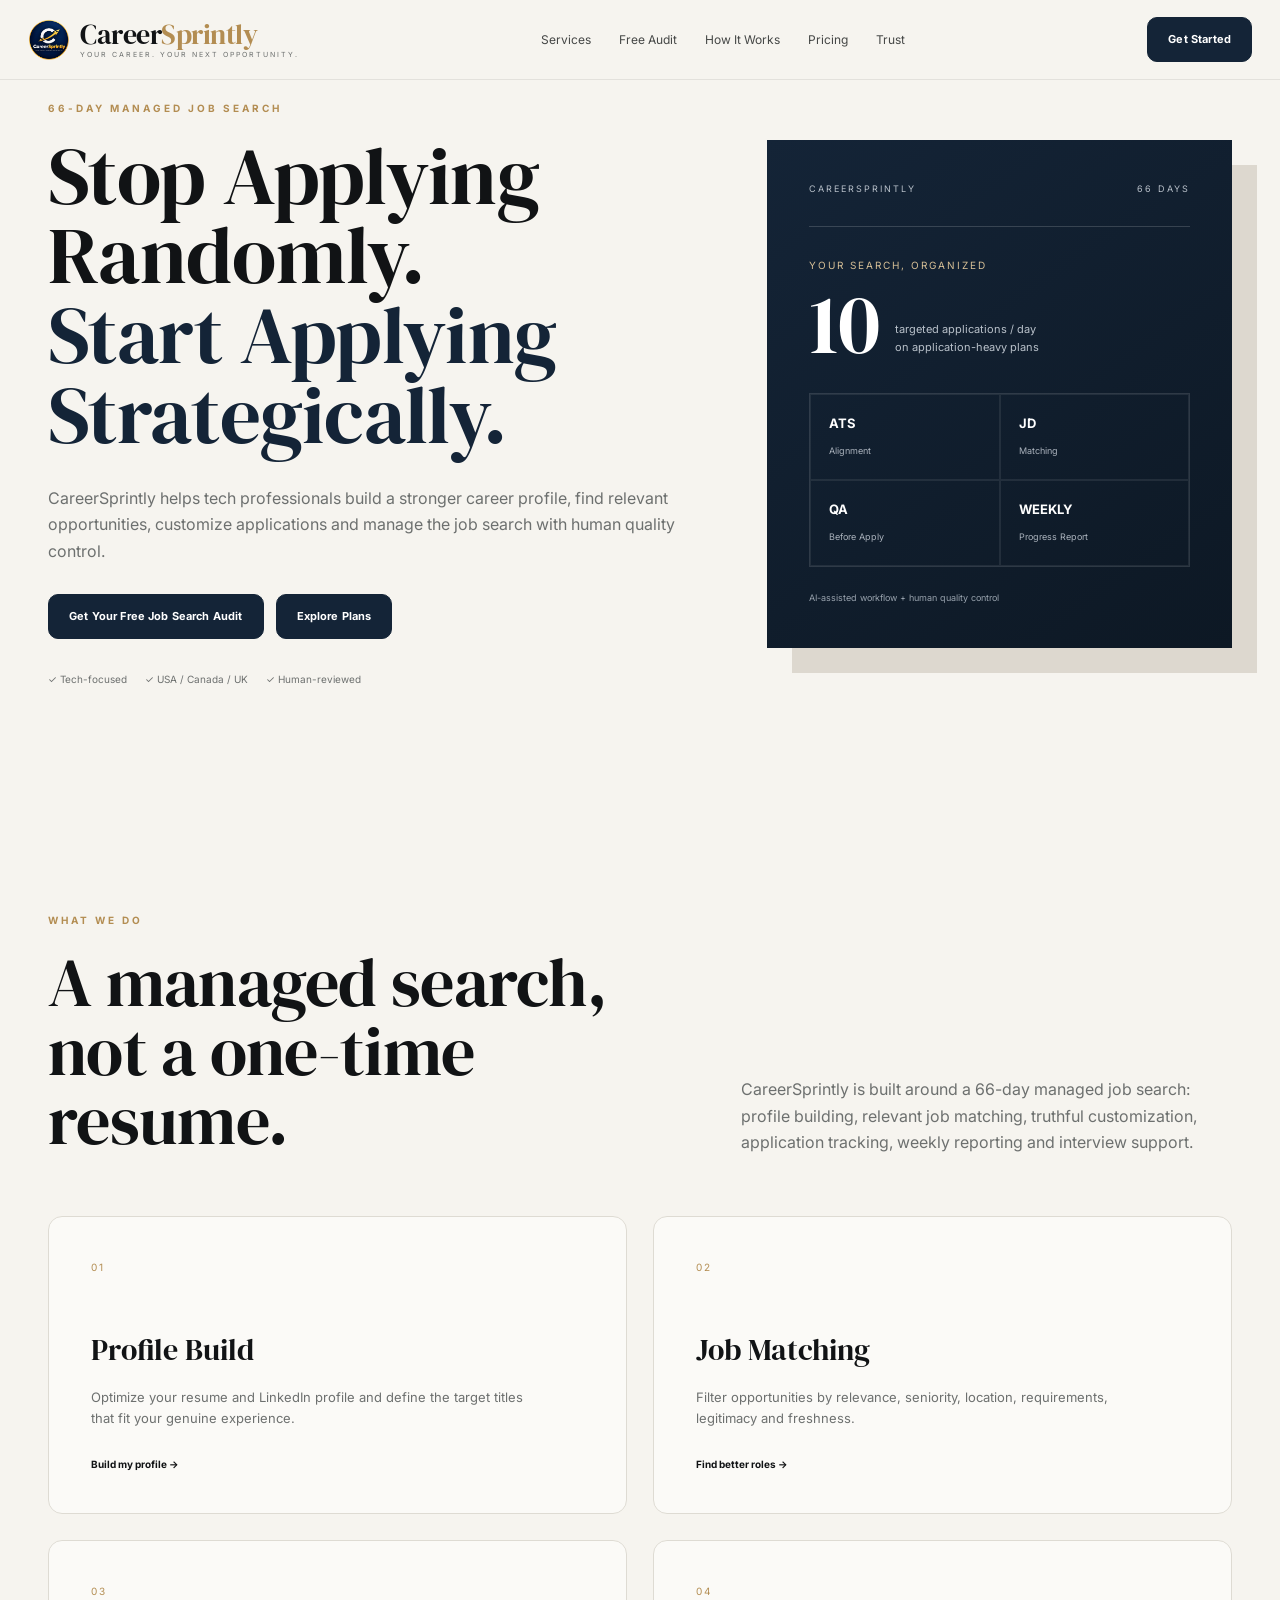
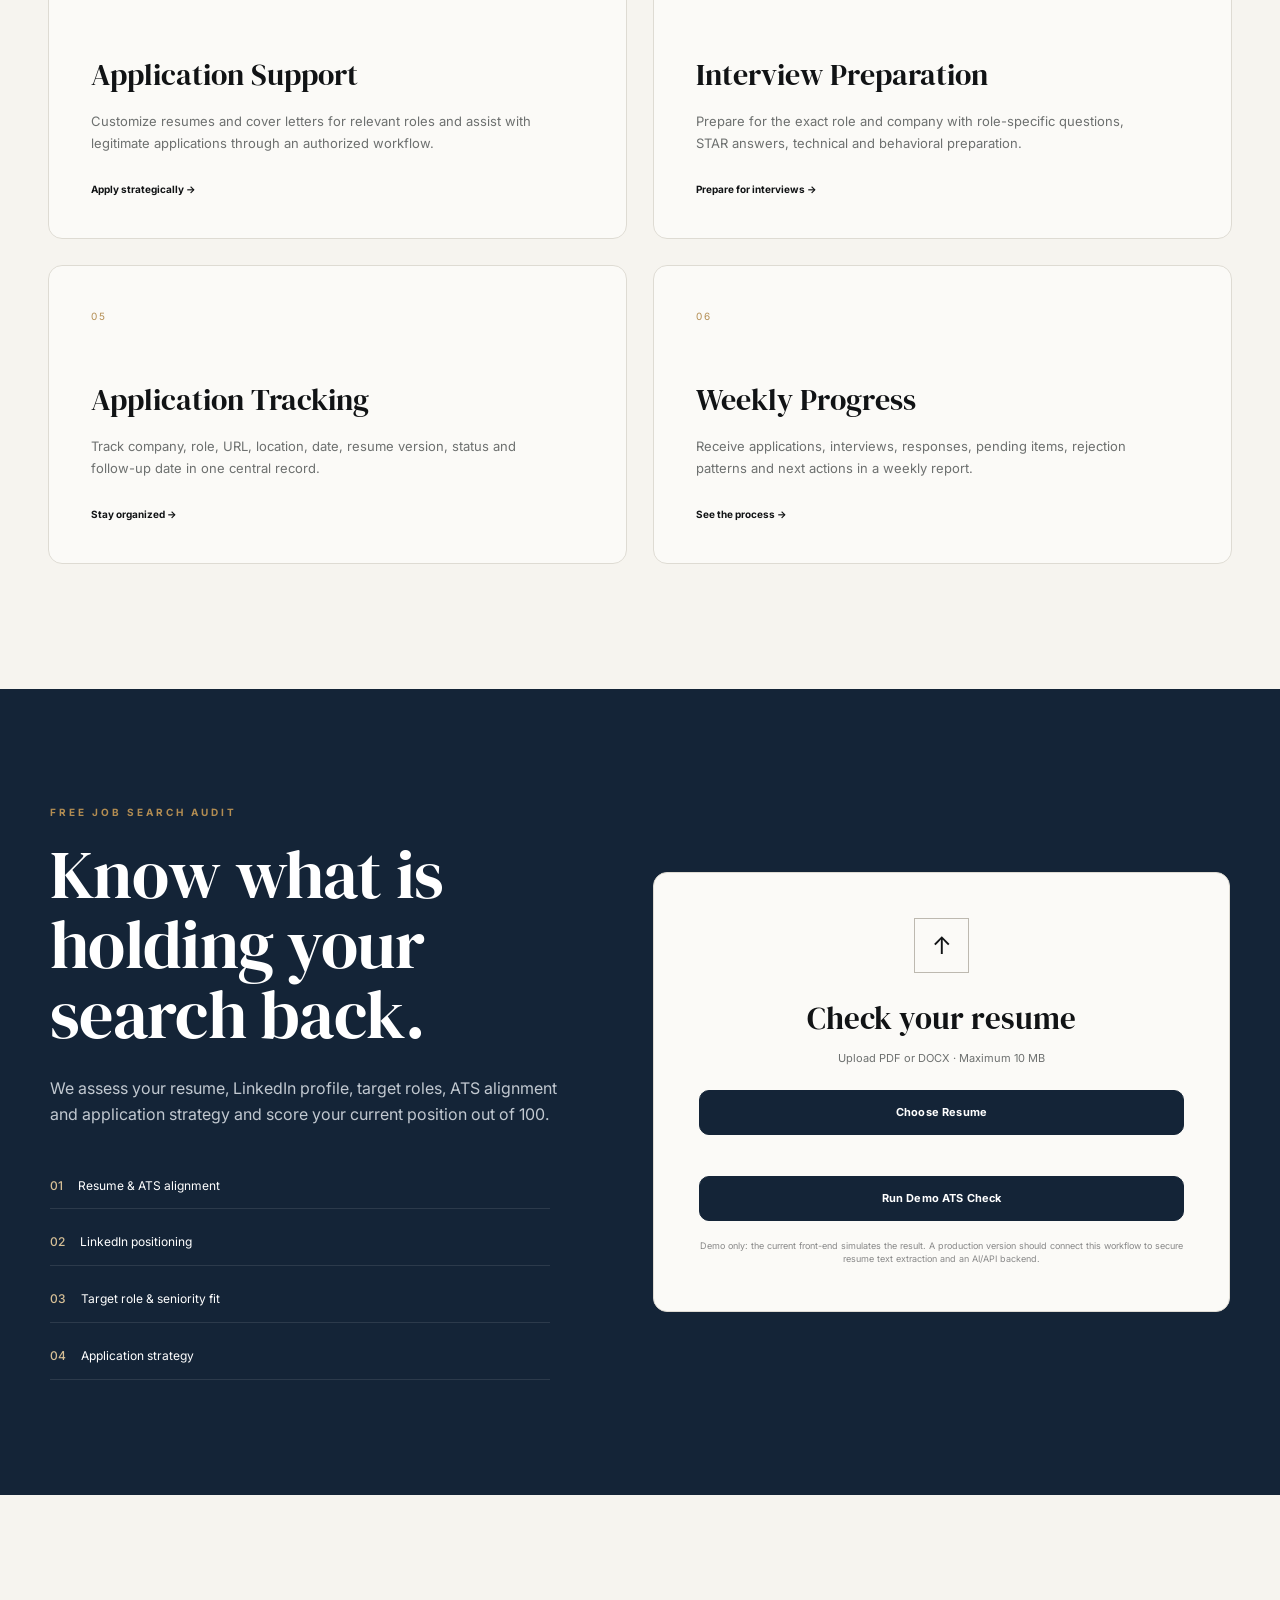
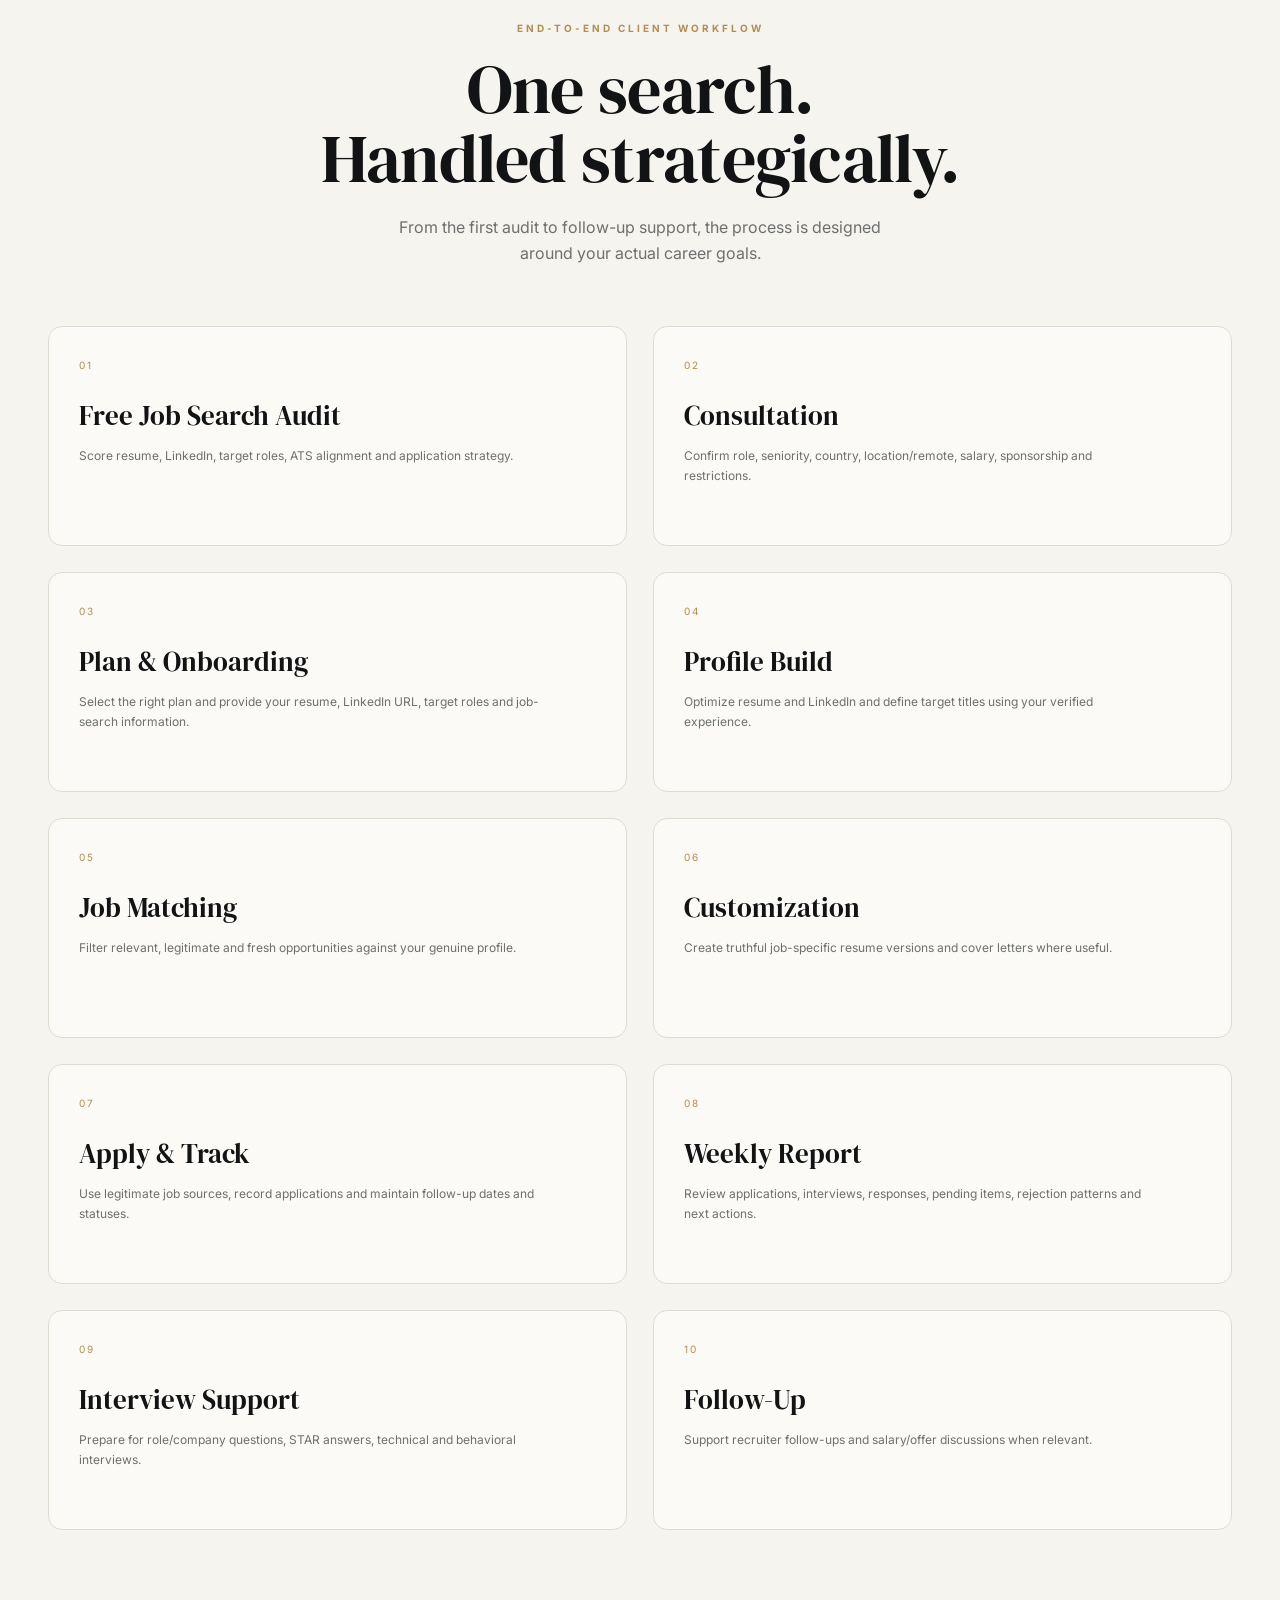
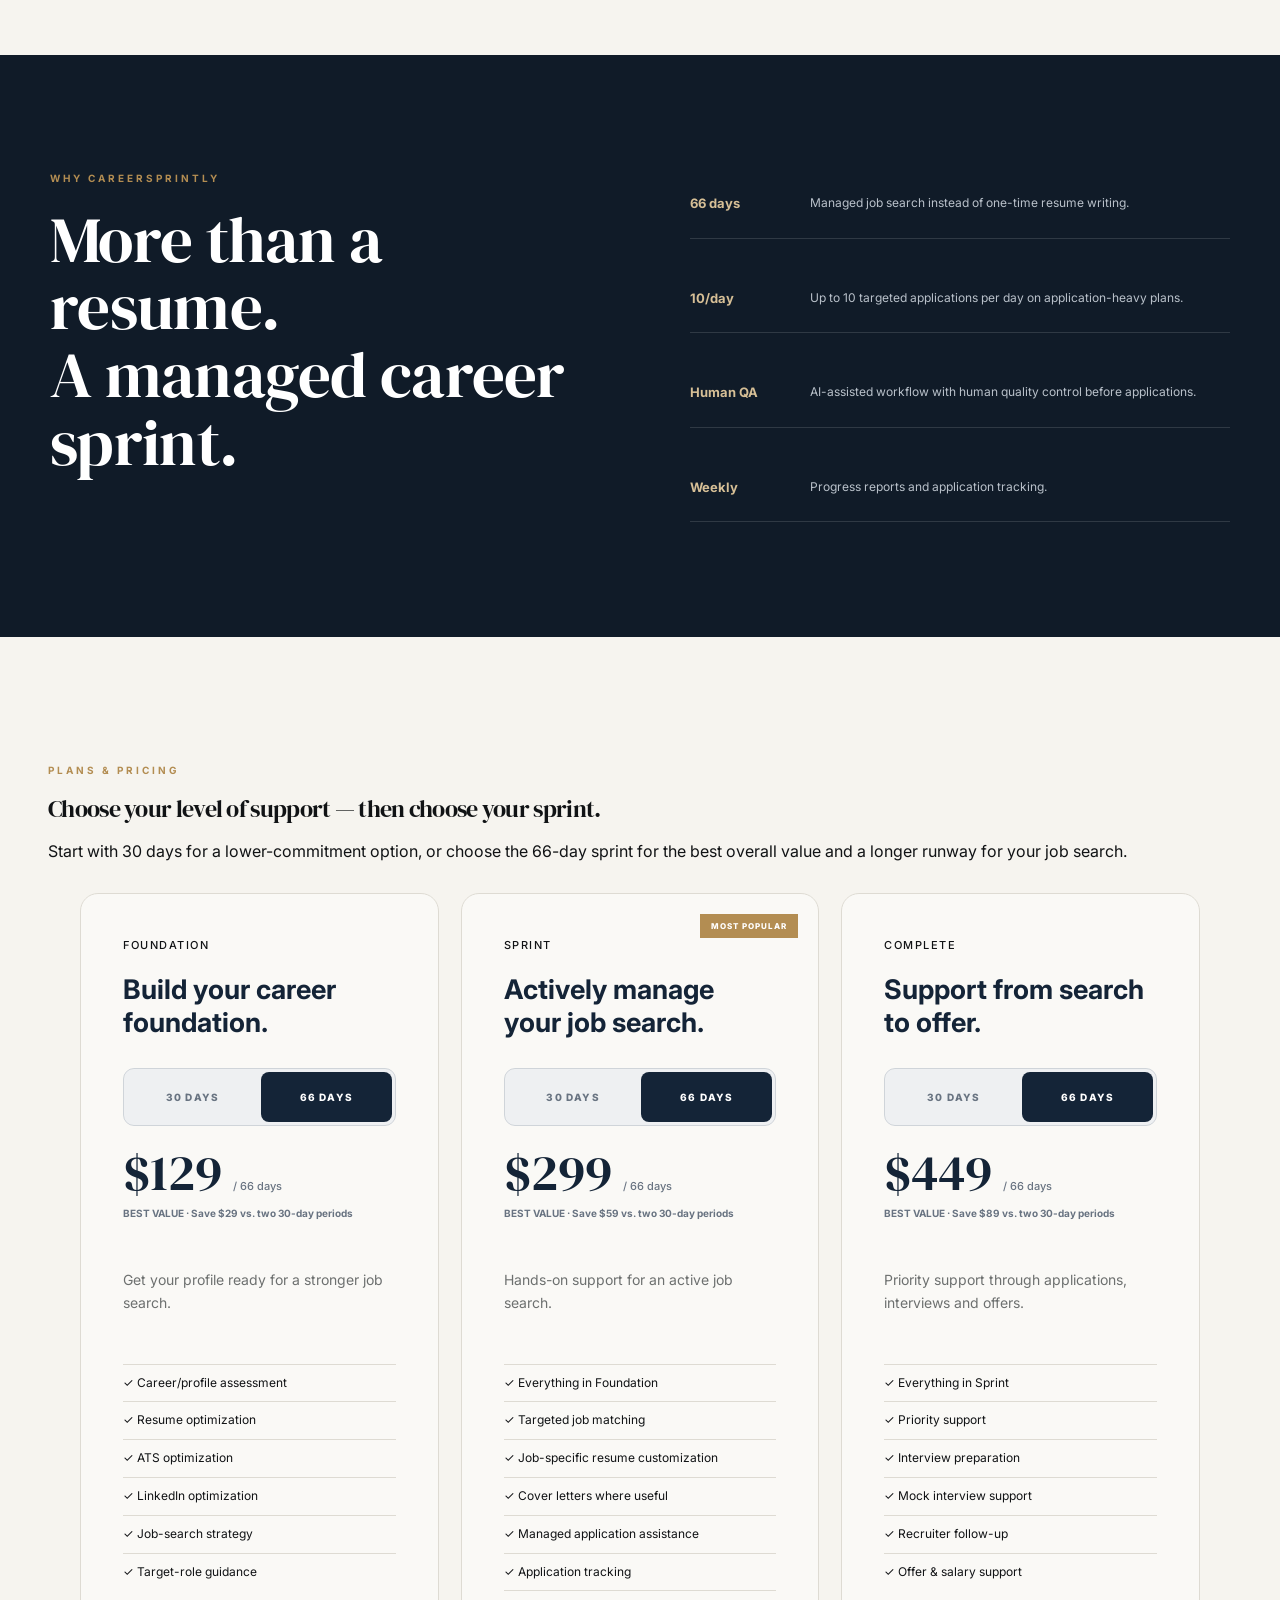
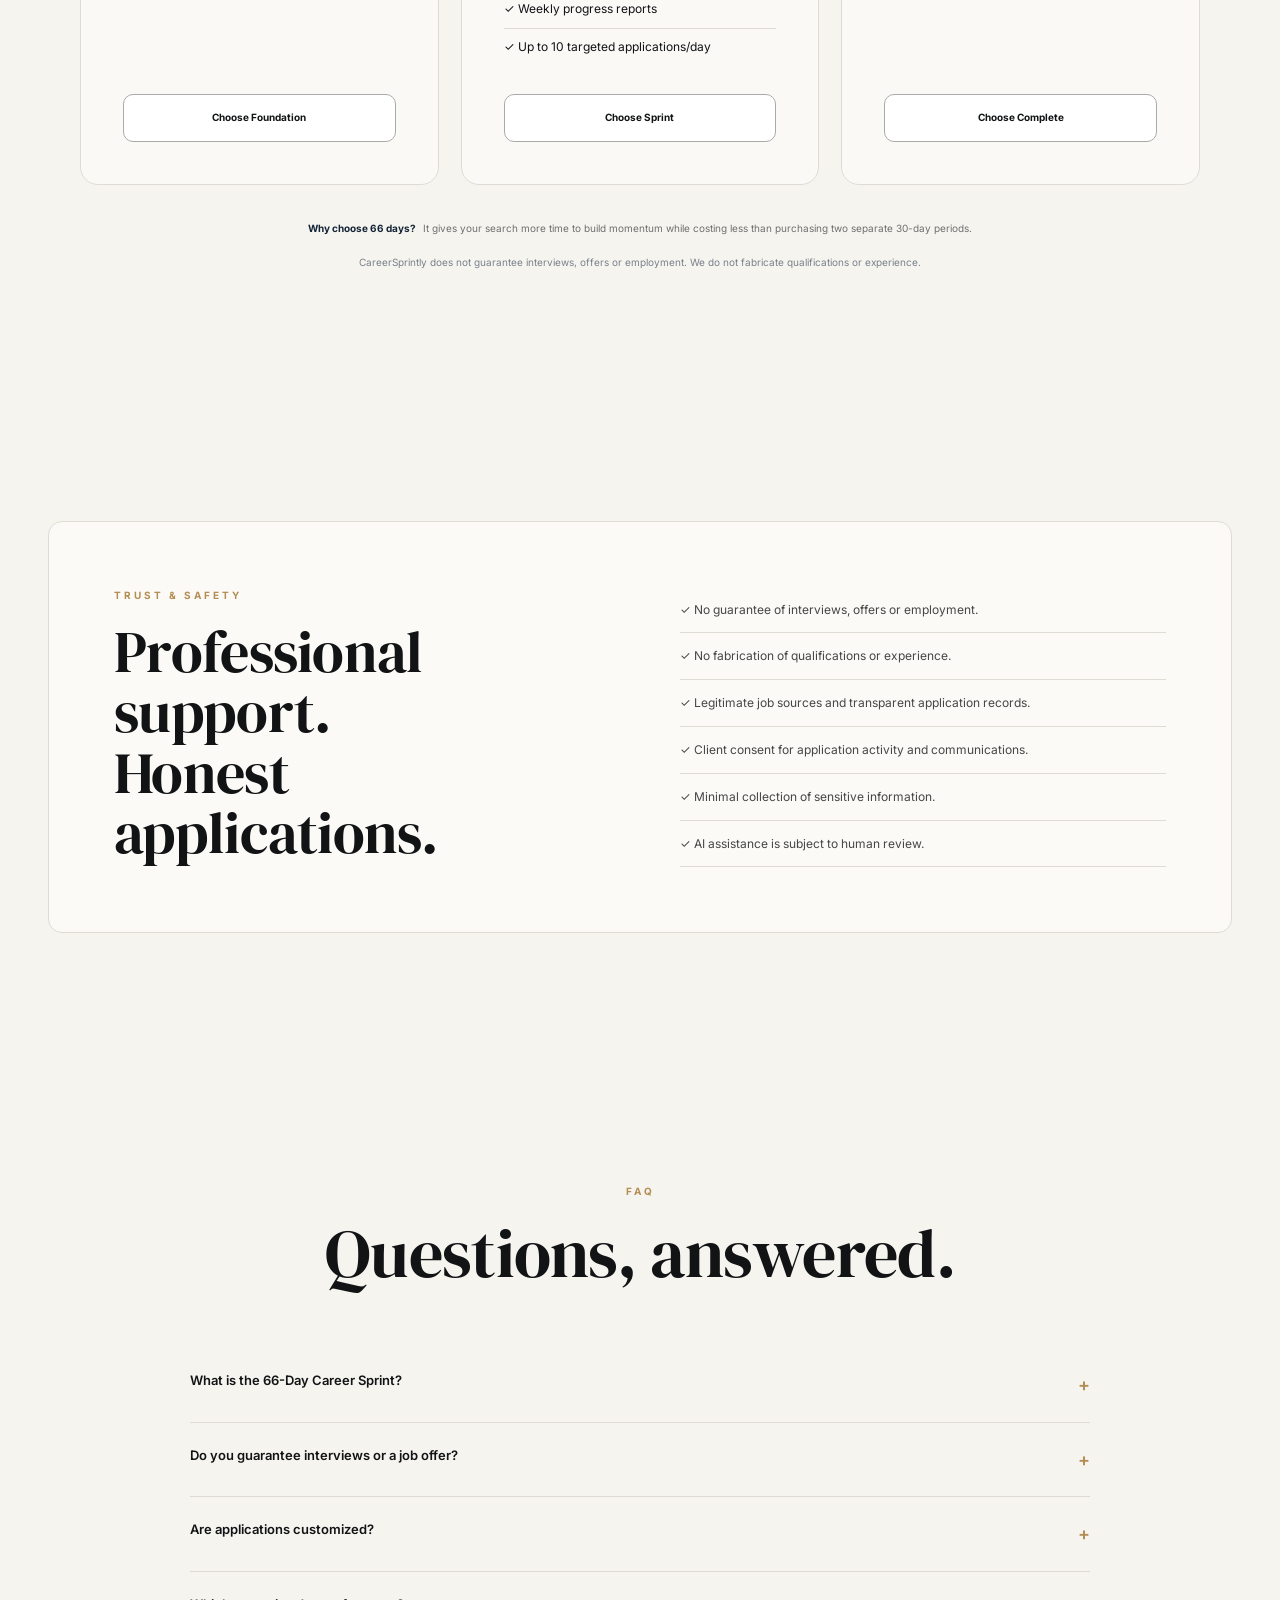
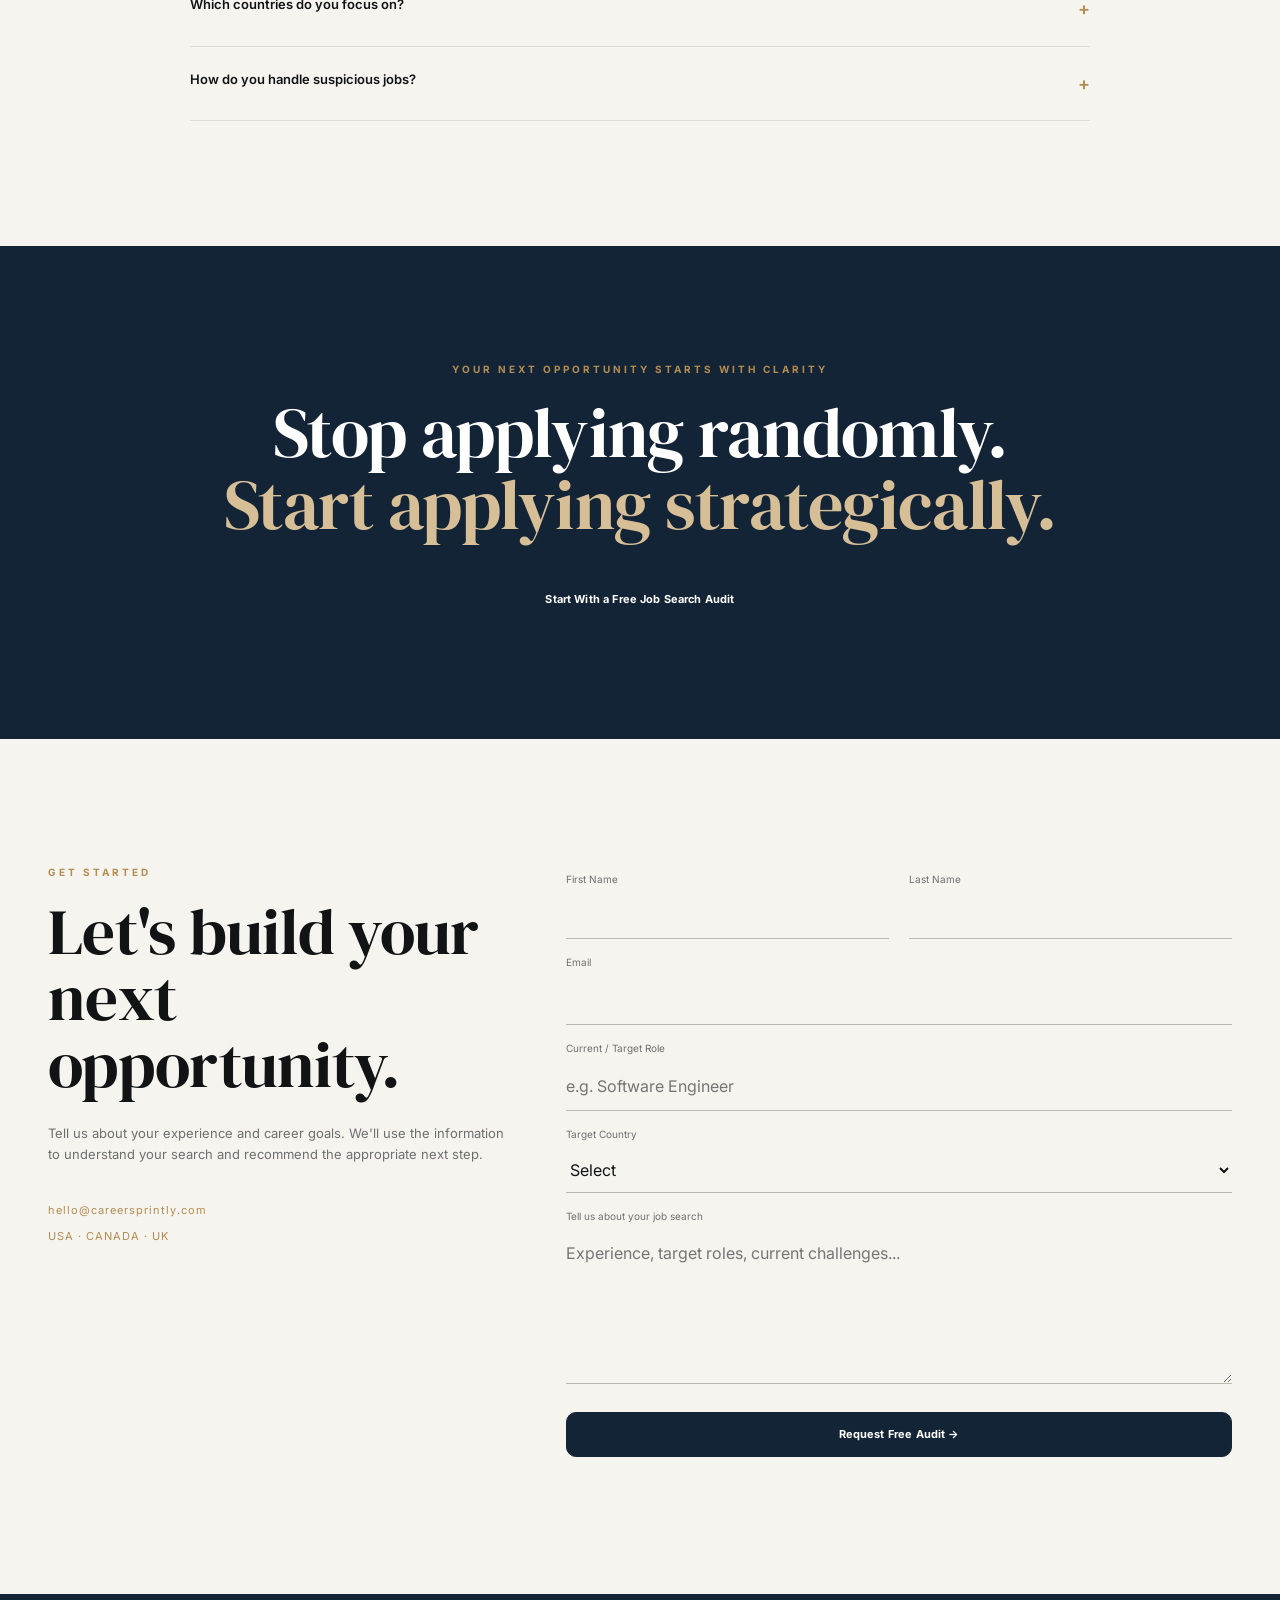
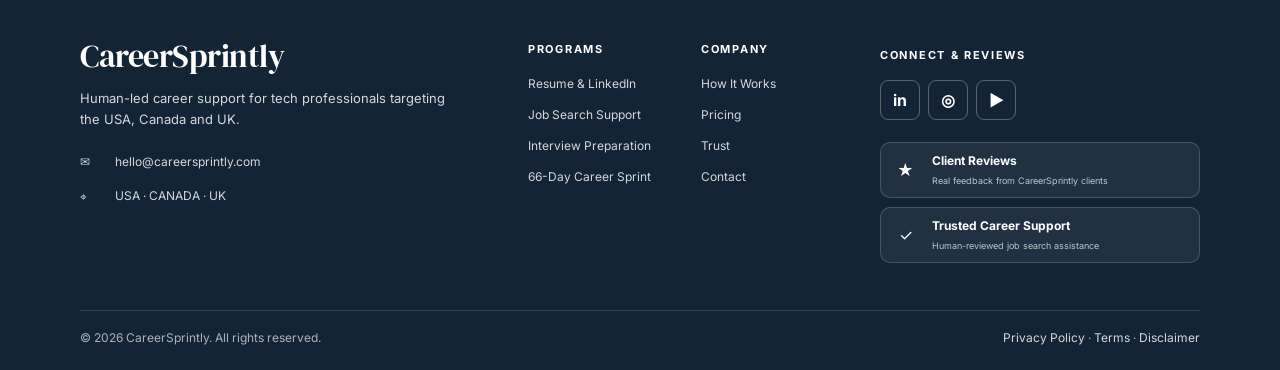
<file: index.html>
<!DOCTYPE html>
<html lang="en">
<head>
  <meta charset="UTF-8">
  <meta name="viewport" content="width=device-width, initial-scale=1.0">
  <meta name="description" content="CareerSprintly — 66-Day Managed Job Search for tech professionals targeting opportunities in the USA, Canada and UK.">
  <title>CareerSprintly — Your Career. Your Next Opportunity.</title>
  <link rel="preconnect" href="https://fonts.googleapis.com">
  <link rel="preconnect" href="https://fonts.gstatic.com" crossorigin>
  <link href="https://fonts.googleapis.com/css2?family=DM+Serif+Display&family=Inter:wght@400;500;600;700&display=swap" rel="stylesheet">
  <link rel="stylesheet" href="style.css">
</head>

<body>
<header class="navbar">
  <div class="nav-container">
    <a href="#home" class="brand">
      <img class="brand-logo" src="logo.png" alt="CareerSprintly logo">
      <span class="brand-name">Career<span>Sprintly</span></span>
      <small>YOUR CAREER. YOUR NEXT OPPORTUNITY.</small>
    </a>

    <nav id="mainNav">
      <a href="#services"><span>Services</span></a>
      <a href="#audit"><span>Free Audit</span></a>
      <a href="#how-it-works"><span>How It Works</span></a>
      <a href="#pricing"><span>Pricing</span></a>
      <a href="#trust"><span>Trust</span></a>
    </nav>

    <a href="#contact" class="nav-cta">Get Started</a>
    <button class="menu-btn" id="menuBtn" type="button" aria-label="Open navigation menu" aria-expanded="false" aria-controls="mainNav">☰</button>
  </div>
</header>

<main>
  <!-- HERO -->
  <section class="hero" id="home">
    <div class="hero-copy reveal">
      <p class="eyebrow">66-DAY MANAGED JOB SEARCH</p>
      <h1>Stop Applying Randomly.<br><em>Start Applying Strategically.</em></h1>
      <p class="hero-lead">
        CareerSprintly helps tech professionals build a stronger career profile,
        find relevant opportunities, customize applications and manage the job
        search with human quality control.
      </p>

      <div class="hero-actions">
        <a href="#audit" class="btn btn-dark">Get Your Free Job Search Audit</a>
        <a href="#pricing" class="btn btn-outline">Explore Plans</a>
      </div>

      <div class="hero-note">
        <span>✓ Tech-focused</span>
        <span>✓ USA / Canada / UK</span>
        <span>✓ Human-reviewed</span>
      </div>
    </div>

    <div class="hero-visual reveal">
      <div class="hero-panel">
        <div class="panel-top">
          <span>CAREERSPRINTLY</span>
          <span>66 DAYS</span>
        </div>
        <div class="panel-line"></div>
        <p class="panel-label">YOUR SEARCH, ORGANIZED</p>
        <div class="metric">
          <strong>10</strong>
          <span>targeted applications / day<br>on application-heavy plans</span>
        </div>
        <div class="mini-grid">
          <div><strong>ATS</strong><span>Alignment</span></div>
          <div><strong>JD</strong><span>Matching</span></div>
          <div><strong>QA</strong><span>Before Apply</span></div>
          <div><strong>WEEKLY</strong><span>Progress Report</span></div>
        </div>
        <div class="panel-footer">AI-assisted workflow + human quality control</div>
      </div>
    </div>
  </section>
<!-- SERVICES -->
  <section class="section" id="services">
    <div class="section-head">
      <div>
        <p class="eyebrow">WHAT WE DO</p>
        <h2>A managed search,<br>not a one-time resume.</h2>
      </div>
      <p>
        CareerSprintly is built around a 66-day managed job search: profile
        building, relevant job matching, truthful customization, application
        tracking, weekly reporting and interview support.
      </p>
    </div>

    <div class="service-grid">
      <article class="service-card featured">
        <span class="service-no">01</span>
        <h3>Profile Build</h3>
        <p>Optimize your resume and LinkedIn profile and define the target titles that fit your genuine experience.</p>
        <a href="#contact">Build my profile →</a>
      </article>

      <article class="service-card">
        <span class="service-no">02</span>
        <h3>Job Matching</h3>
        <p>Filter opportunities by relevance, seniority, location, requirements, legitimacy and freshness.</p>
        <a href="#contact">Find better roles →</a>
      </article>

      <article class="service-card">
        <span class="service-no">03</span>
        <h3>Application Support</h3>
        <p>Customize resumes and cover letters for relevant roles and assist with legitimate applications through an authorized workflow.</p>
        <a href="#contact">Apply strategically →</a>
      </article>

      <article class="service-card">
        <span class="service-no">04</span>
        <h3>Interview Preparation</h3>
        <p>Prepare for the exact role and company with role-specific questions, STAR answers, technical and behavioral preparation.</p>
        <a href="#contact">Prepare for interviews →</a>
      </article>

      <article class="service-card">
        <span class="service-no">05</span>
        <h3>Application Tracking</h3>
        <p>Track company, role, URL, location, date, resume version, status and follow-up date in one central record.</p>
        <a href="#contact">Stay organized →</a>
      </article>

      <article class="service-card">
        <span class="service-no">06</span>
        <h3>Weekly Progress</h3>
        <p>Receive applications, interviews, responses, pending items, rejection patterns and next actions in a weekly report.</p>
        <a href="#contact">See the process →</a>
      </article>
    </div>
  </section>

  <!-- FREE AUDIT / ATS -->
  <section class="audit-section" id="audit">
    <div class="audit-container">
      <div class="audit-copy">
        <p class="eyebrow">FREE JOB SEARCH AUDIT</p>
        <h2>Know what is holding your search back.</h2>
        <p>
          We assess your resume, LinkedIn profile, target roles, ATS alignment
          and application strategy and score your current position out of 100.
        </p>

        <div class="audit-list">
          <div><b>01</b><span>Resume & ATS alignment</span></div>
          <div><b>02</b><span>LinkedIn positioning</span></div>
          <div><b>03</b><span>Target role & seniority fit</span></div>
          <div><b>04</b><span>Application strategy</span></div>
        </div>
      </div>

      <div class="upload-box">
        <div class="upload-icon">↑</div>
        <h3>Check your resume</h3>
        <p>Upload PDF or DOCX · Maximum 10 MB</p>

        <input type="file" id="resumeInput" accept=".pdf,.docx" hidden>
        <button class="btn btn-dark full" id="chooseResume">Choose Resume</button>
        <div id="fileName" class="file-name"></div>

        <button class="btn btn-gold full" id="analyzeResume" disabled>Run Demo ATS Check</button>
        <small class="upload-disclaimer">
          Demo only: the current front-end simulates the result. A production version
          should connect this workflow to secure resume text extraction and an AI/API backend.
        </small>
      </div>

      <div class="audit-result" id="auditResult">
        <p class="eyebrow">GCA / CAREERSPRINTLY READINESS</p>
        <div class="score"><strong id="scoreValue">87</strong><span>/100</span></div>
        <h3>Good starting point</h3>
        <div class="result-row"><span>✓</span> Resume structure</div>
        <div class="result-row"><span>✓</span> Experience clarity</div>
        <div class="result-row"><span>✓</span> Keyword alignment</div>
        <div class="result-row warning"><span>!</span> Skills section can be stronger</div>
        <div class="result-row warning"><span>!</span> Application targeting can improve</div>
        <a href="#contact" class="btn btn-dark full">Discuss Your Search With Us</a>
      </div>
    </div>
  </section>

  <!-- WORKFLOW -->
  <section class="section" id="how-it-works">
    <div class="center-head">
      <p class="eyebrow">END-TO-END CLIENT WORKFLOW</p>
      <h2>One search.<br>Handled strategically.</h2>
      <p>From the first audit to follow-up support, the process is designed around your actual career goals.</p>
    </div>

    <div class="timeline">
      <article><span>01</span><h3>Free Job Search Audit</h3><p>Score resume, LinkedIn, target roles, ATS alignment and application strategy.</p></article>
      <article><span>02</span><h3>Consultation</h3><p>Confirm role, seniority, country, location/remote, salary, sponsorship and restrictions.</p></article>
      <article><span>03</span><h3>Plan & Onboarding</h3><p>Select the right plan and provide your resume, LinkedIn URL, target roles and job-search information.</p></article>
      <article><span>04</span><h3>Profile Build</h3><p>Optimize resume and LinkedIn and define target titles using your verified experience.</p></article>
      <article><span>05</span><h3>Job Matching</h3><p>Filter relevant, legitimate and fresh opportunities against your genuine profile.</p></article>
      <article><span>06</span><h3>Customization</h3><p>Create truthful job-specific resume versions and cover letters where useful.</p></article>
      <article><span>07</span><h3>Apply & Track</h3><p>Use legitimate job sources, record applications and maintain follow-up dates and statuses.</p></article>
      <article><span>08</span><h3>Weekly Report</h3><p>Review applications, interviews, responses, pending items, rejection patterns and next actions.</p></article>
      <article><span>09</span><h3>Interview Support</h3><p>Prepare for role/company questions, STAR answers, technical and behavioral interviews.</p></article>
      <article><span>10</span><h3>Follow-Up</h3><p>Support recruiter follow-ups and salary/offer discussions when relevant.</p></article>
    </div>
  </section>

  <!-- WHY -->
  <section class="dark-section">
    <div class="dark-inner">
      <div>
        <p class="eyebrow">WHY CAREERSPRINTLY</p>
        <h2>More than a resume.<br>A managed career sprint.</h2>
      </div>
      <div class="feature-list">
        <div><b>66 days</b><span>Managed job search instead of one-time resume writing.</span></div>
        <div><b>10/day</b><span>Up to 10 targeted applications per day on application-heavy plans.</span></div>
        <div><b>Human QA</b><span>AI-assisted workflow with human quality control before applications.</span></div>
        <div><b>Weekly</b><span>Progress reports and application tracking.</span></div>
      </div>
    </div>
  </section>

  <!-- PRICING -->
  <section id="pricing" class="section pricing-section">
  <div class="container">
    <div class="section-heading">
      <p class="eyebrow">PLANS & PRICING</p>
      <h2>Choose your level of support — then choose your sprint.</h2>
      <p>Start with 30 days for a lower-commitment option, or choose the 66-day sprint for the best overall value and a longer runway for your job search.</p>
    </div>

    <div class="pricing-grid">

      <article class="price-card" data-plan="foundation">
        <span class="plan-label">FOUNDATION</span>
        <h3 class="plan-heading">Build your career foundation.</h3>

        <div class="duration-switch" role="group" aria-label="Foundation duration">
          <button class="duration-btn" type="button" data-duration="30">30 DAYS</button>
          <button class="duration-btn active" type="button" data-duration="66">66 DAYS</button>
        </div>

        <div class="price-option" data-price="30">
          <div class="price">$79 <small>/ 30 days</small></div>
          <span class="duration-note">A simple starting point</span>
        </div>
        <div class="price-option selected" data-price="66">
          <div class="price">$129 <small>/ 66 days</small></div>
          <span class="duration-note">BEST VALUE · Save $29 vs. two 30-day periods</span>
        </div>

        <p>Get your profile ready for a stronger job search.</p>
        <ul>
          <li>✓ Career/profile assessment</li>
          <li>✓ Resume optimization</li>
          <li>✓ ATS optimization</li>
          <li>✓ LinkedIn optimization</li>
          <li>✓ Job-search strategy</li>
          <li>✓ Target-role guidance</li>
        </ul>
        <a class="price-btn pricing-plan-btn pricing-foundation-btn" href="#contact">Choose Foundation</a>
      </article>

      <article class="price-card popular" data-plan="sprint">
        <span class="popular-tag">MOST POPULAR</span>
        <span class="plan-label">SPRINT</span>
        <h3 class="plan-heading">Actively manage your job search.</h3>

        <div class="duration-switch" role="group" aria-label="Sprint duration">
          <button class="duration-btn" type="button" data-duration="30">30 DAYS</button>
          <button class="duration-btn active" type="button" data-duration="66">66 DAYS</button>
        </div>

        <div class="price-option" data-price="30">
          <div class="price">$179 <small>/ 30 days</small></div>
          <span class="duration-note">A shorter active search</span>
        </div>
        <div class="price-option selected" data-price="66">
          <div class="price">$299 <small>/ 66 days</small></div>
          <span class="duration-note">BEST VALUE · Save $59 vs. two 30-day periods</span>
        </div>

        <p>Hands-on support for an active job search.</p>
        <ul>
          <li>✓ Everything in Foundation</li>
          <li>✓ Targeted job matching</li>
          <li>✓ Job-specific resume customization</li>
          <li>✓ Cover letters where useful</li>
          <li>✓ Managed application assistance</li>
          <li>✓ Application tracking</li>
          <li>✓ Weekly progress reports</li>
          <li>✓ Up to 10 targeted applications/day</li>
        </ul>
        <a class="price-btn pricing-plan-btn pricing-sprint-btn" href="#contact">Choose Sprint</a>
      </article>

      <article class="price-card" data-plan="complete">
        <span class="plan-label">COMPLETE</span>
        <h3 class="plan-heading">Support from search to offer.</h3>

        <div class="duration-switch" role="group" aria-label="Complete duration">
          <button class="duration-btn" type="button" data-duration="30">30 DAYS</button>
          <button class="duration-btn active" type="button" data-duration="66">66 DAYS</button>
        </div>

        <div class="price-option" data-price="30">
          <div class="price">$269 <small>/ 30 days</small></div>
          <span class="duration-note">Comprehensive short sprint</span>
        </div>
        <div class="price-option selected" data-price="66">
          <div class="price">$449 <small>/ 66 days</small></div>
          <span class="duration-note">BEST VALUE · Save $89 vs. two 30-day periods</span>
        </div>

        <p>Priority support through applications, interviews and offers.</p>
        <ul>
          <li>✓ Everything in Sprint</li>
          <li>✓ Priority support</li>
          <li>✓ Interview preparation</li>
          <li>✓ Mock interview support</li>
          <li>✓ Recruiter follow-up</li>
          <li>✓ Offer & salary support</li>
        </ul>
        <a class="price-btn pricing-plan-btn pricing-complete-btn" href="#contact">Choose Complete</a>
      </article>

    </div>

    <div class="pricing-note">
      <strong>Why choose 66 days?</strong>
      <span>It gives your search more time to build momentum while costing less than purchasing two separate 30-day periods.</span>
    </div>

    <p class="disclaimer">CareerSprintly does not guarantee interviews, offers or employment. We do not fabricate qualifications or experience.</p>
  </div>
</section>
<!-- TRUST / SAFETY -->
  <section class="section" id="trust">
    <div class="trust-box">
      <div>
        <p class="eyebrow">TRUST & SAFETY</p>
        <h2>Professional support.<br>Honest applications.</h2>
      </div>
      <div class="trust-points">
        <p>✓ No guarantee of interviews, offers or employment.</p>
        <p>✓ No fabrication of qualifications or experience.</p>
        <p>✓ Legitimate job sources and transparent application records.</p>
        <p>✓ Client consent for application activity and communications.</p>
        <p>✓ Minimal collection of sensitive information.</p>
        <p>✓ AI assistance is subject to human review.</p>
      </div>
    </div>
  </section>

  <!-- FAQ -->
  <section class="section faq-section" id="faq">
    <div class="center-head">
      <p class="eyebrow">FAQ</p>
      <h2>Questions, answered.</h2>
    </div>

    <div class="faq-list">
      <button class="faq-question">What is the 66-Day Career Sprint? <span>+</span></button>
      <div class="faq-answer">It is a managed job-search service covering profile improvement, job matching, application assistance, tracking, weekly reporting and interview support according to the plan selected.</div>

      <button class="faq-question">Do you guarantee interviews or a job offer? <span>+</span></button>
      <div class="faq-answer">No. CareerSprintly does not guarantee interviews, offers or employment.</div>

      <button class="faq-question">Are applications customized? <span>+</span></button>
      <div class="faq-answer">For relevant applications, the service can create truthful job-specific resume versions and cover letters where useful, using verified client information only.</div>

      <button class="faq-question">Which countries do you focus on? <span>+</span></button>
      <div class="faq-answer">The initial focus is tech professionals targeting opportunities in the USA, Canada and UK.</div>

      <button class="faq-question">How do you handle suspicious jobs? <span>+</span></button>
      <div class="faq-answer">Job quality checks include legitimacy, relevance, seniority, location, requirements, duplicate/expiry checks and obvious scam or suspicious requirements.</div>
    </div>
  </section>

  <!-- CTA -->
  <section class="cta-section">
    <p class="eyebrow">YOUR NEXT OPPORTUNITY STARTS WITH CLARITY</p>
    <h2>Stop applying randomly.<br><em>Start applying strategically.</em></h2>
    <a href="#contact" class="btn btn-light cs-start-audit">Start With a Free Job Search Audit</a>
  </section>

  <!-- CONTACT -->
  <section class="section contact-section" id="contact">
    <div class="contact-grid">
      <div>
        <p class="eyebrow">GET STARTED</p>
        <h2>Let's build your<br>next opportunity.</h2>
        <p class="contact-copy">Tell us about your experience and career goals. We'll use the information to understand your search and recommend the appropriate next step.</p>
        <div class="contact-meta">
          <span>hello@careersprintly.com</span>
          <span>USA · CANADA · UK</span>
        </div>
      </div>

      <form id="contactForm" class="contact-form">
        <div class="form-row">
          <div><label>First Name</label><input type="text" required></div>
          <div><label>Last Name</label><input type="text" required></div>
        </div>
        <label>Email</label>
        <input type="email" required>
        <label>Current / Target Role</label>
        <input type="text" placeholder="e.g. Software Engineer">
        <label>Target Country</label>
        <select required>
          <option value="">Select</option>
          <option>USA</option>
          <option>Canada</option>
          <option>UK</option>
          <option>Other</option>
        </select>
        <label>Tell us about your job search</label>
        <textarea rows="5" placeholder="Experience, target roles, current challenges..." required></textarea>
        <button class="btn btn-dark request-free-audit-btn" type="submit">Request Free Audit →</button>
        <p id="formMessage" class="form-message"></p>
      </form>
    </div>
  </section>
</main>

<footer class="site-footer">
  <div class="footer-top">
    <div class="footer-intro">
      <div class="footer-brand">Career<span>Sprintly</span></div>
      <p>Human-led career support for tech professionals targeting the USA, Canada and UK.</p>
      <div class="footer-contact">
        <a href="mailto:hello@careersprintly.com"><span class="footer-icon">✉</span> hello@careersprintly.com</a>
        <span><span class="footer-icon">⌖</span> USA · CANADA · UK</span>
      </div>
    </div>

    <div class="footer-links">
      <div>
        <strong>PROGRAMS</strong>
        <a href="#services">Resume &amp; LinkedIn</a>
        <a href="#services">Job Search Support</a>
        <a href="#services">Interview Preparation</a>
        <a href="#pricing">66-Day Career Sprint</a>
      </div>
      <div>
        <strong>COMPANY</strong>
        <a href="#how-it-works">How It Works</a>
        <a href="#pricing">Pricing</a>
        <a href="#trust">Trust</a>
        <a href="#contact">Contact</a>
      </div>
    </div>

    <div class="footer-connect">
      <strong>CONNECT &amp; REVIEWS</strong>
      <div class="social-row">
        <a href="#" aria-label="LinkedIn">in</a>
        <a href="#" aria-label="Instagram">◎</a>
        <a href="#" aria-label="YouTube">▶</a>
      </div>
      <div class="review-card">
        <span class="review-mark">★</span>
        <div><b>Client Reviews</b><small>Real feedback from CareerSprintly clients</small></div>
      </div>
      <a class="review-card review-link" href="#trust">
        <span class="review-mark">✓</span>
        <div><b>Trusted Career Support</b><small>Human-reviewed job search assistance</small></div>
      </a>
    </div>
  </div>

  <div class="footer-bottom">
    <span>© 2026 CareerSprintly. All rights reserved.</span>
    <span><a href="#">Privacy Policy</a> · <a href="#">Terms</a> · <a href="#">Disclaimer</a></span>
  </div>
</footer>

<script src="script.js"></script>
</body>
</html>
</file>
<file: style.css>
:root {
  --ink: #111315;
  --navy: #142437;
  --navy-2: #1c3046;
  --cream: #f6f4ef;
  --paper: #fbfaf7;
  --line: #dedbd3;
  --muted: #6d706f;
  --gold: #b38d52;
  --gold-light: #d6bf96;
  --white: #fff;
}

* { box-sizing: border-box; margin: 0; padding: 0; }

html { scroll-behavior: smooth; }

body {
  font-family: Inter, Arial, sans-serif;
  background: var(--cream);
  color: var(--ink);
  line-height: 1.65;
}

a { color: inherit; text-decoration: none; }
button, input, select, textarea { font: inherit; }

.navbar {
  position: sticky;
  top: 0;
  z-index: 50;
  background: rgba(246,244,239,.92);
  backdrop-filter: blur(16px);
  border-bottom: 1px solid rgba(0,0,0,.08);
}

.nav-container {
  max-width: 1600px;
  margin: auto;
  padding: 17px 28px;
  display: flex;
  align-items: center;
  justify-content: space-between;
  gap: 25px;
}

.brand { display: flex; flex-direction: row; align-items: center; flex-wrap: wrap; column-gap: 10px; }

/* CareerSprintly logo beside the navbar wordmark */
.brand-logo {
  width: 42px;
  height: 42px;
  object-fit: contain;
  flex: 0 0 42px;
  display: block;
}

.brand-name, .footer-brand {
  font-family: "DM Serif Display", Georgia, serif;
  font-size: 28px;
  letter-spacing: -.5px;
}
.brand-name span, .footer-brand span { color: var(--gold); }
.brand small {
  flex-basis: calc(100% - 52px);
  margin-left: 52px;
  margin-top: -7px;
  font-size: 7px;
  letter-spacing: 2px;
  color: var(--muted);
}

nav { display: flex; gap: 28px; }
nav a { font-size: 12px; color: #454746; transition: .2s; }
nav a:hover { color: var(--gold); }

.nav-cta, .btn {
  display: inline-flex;
  align-items: center;
  justify-content: center;
  min-height: 45px;
  padding: 12px 20px;
  font-size: 11px;
  font-weight: 700;
  letter-spacing: .15px;
  border: 1px solid transparent;
  cursor: pointer;
  transition: .25s ease;
}
.nav-cta { background: var(--ink); color: #fff; }
.nav-cta:hover, .btn-dark:hover { transform: translateY(-2px); }

.menu-btn {
  display: none;
  background: none;
  border: 0;
  font-size: 24px;
  cursor: pointer;
}

.hero {
  max-width: 1240px;
  min-height: 720px;
  margin: auto;
  padding: 100px 28px;
  display: grid;
  grid-template-columns: 1.15fr .85fr;
  align-items: center;
  gap: 90px;
}

.eyebrow {
  font-size: 10px;
  font-weight: 700;
  letter-spacing: 3px;
  color: var(--gold);
  margin-bottom: 19px;
}

.hero h1, h2 {
  font-family: "DM Serif Display", Georgia, serif;
  font-weight: 400;
  letter-spacing: -.7px;
}

.hero h1 {
  font-size: clamp(54px, 6.3vw, 86px);
  line-height: .99;
}
.hero h1 em, h2 em { color: var(--navy); font-style: normal; }

.hero-lead {
  max-width: 650px;
  color: var(--muted);
  font-size: 16px;
  margin: 30px 0;
}

.hero-actions { display: flex; gap: 12px; flex-wrap: wrap; }
.btn-dark { background: var(--ink); color: #fff; }
.btn-outline { border-color: #aaa69e; background: transparent; }
.btn-outline:hover { background: #fff; }
.btn-gold { background: var(--gold); color: #fff; }
.btn-light { background: #fff; color: var(--ink); }
.full { width: 100%; }

.hero-note {
  display: flex;
  flex-wrap: wrap;
  gap: 18px;
  margin-top: 32px;
  font-size: 10px;
  color: var(--muted);
}

.hero-panel {
  min-height: 430px;
  padding: 42px;
  color: #fff;
  background: linear-gradient(145deg, var(--navy), #0d1824);
  box-shadow: 25px 25px 0 #ddd8cf;
  display: flex;
  flex-direction: column;
  justify-content: center;
}
.panel-top { display: flex; justify-content: space-between; font-size: 9px; letter-spacing: 2px; color: #b9c1ca; }
.panel-line { height: 1px; background: rgba(255,255,255,.16); margin: 30px 0; }
.panel-label { font-size: 10px; letter-spacing: 2px; color: var(--gold-light); }
.metric { margin: 12px 0 32px; display: flex; align-items: end; gap: 15px; }
.metric strong { font-family: "DM Serif Display", serif; font-size: 84px; font-weight: 400; line-height: .9; }
.metric span { font-size: 11px; color: #b9c1ca; padding-bottom: 5px; }
.mini-grid { display: grid; grid-template-columns: 1fr 1fr; border: 1px solid rgba(255,255,255,.13); }
.mini-grid div { padding: 18px; border: 1px solid rgba(255,255,255,.08); }
.mini-grid strong { display: block; font-size: 13px; }
.mini-grid span { font-size: 9px; color: #aab2bc; }
.panel-footer { margin-top: 24px; font-size: 9px; color: #98a2ad; }

.trust-strip {
  border-top: 1px solid var(--line);
  border-bottom: 1px solid var(--line);
  padding: 28px;
  text-align: center;
}
.trust-strip > p { font-size: 9px; letter-spacing: 3px; color: var(--muted); }
.trust-strip > div { display: flex; justify-content: center; flex-wrap: wrap; gap: 35px; margin-top: 13px; }
.trust-strip span { font-size: 10px; font-weight: 700; letter-spacing: 1.2px; }

.section { max-width: 1240px; margin: auto; padding: 125px 28px; }
.section-head { display: grid; grid-template-columns: 1fr .8fr; gap: 80px; align-items: end; margin-bottom: 60px; }
.section-head h2, .center-head h2 { font-size: clamp(46px, 5.3vw, 70px); line-height: 1.02; }
.section-head > p, .center-head > p:not(.eyebrow) { color: var(--muted); max-width: 520px; }

.service-grid { display: grid; grid-template-columns: repeat(2,1fr); }
.service-card {
  min-height: 280px;
  padding: 42px;
  border: 1px solid var(--line);
  position: relative;
  background: rgba(255,255,255,.28);
}
.service-card.featured { background: var(--navy); color: #fff; }
.service-no { font-size: 10px; letter-spacing: 2px; color: var(--gold); }
.service-card h3 { font-family: "DM Serif Display", Georgia, serif; font-size: 30px; font-weight: 400; margin: 50px 0 12px; }
.service-card p { max-width: 450px; color: var(--muted); font-size: 13px; }
.featured p { color: #c0c7cf; }
.service-card a { position: absolute; bottom: 32px; font-size: 10px; font-weight: 700; }

.audit-section {
  background: var(--navy);
  color: #fff;
  padding: 115px 28px;
}
.audit-container {
  max-width: 1180px;
  margin: auto;
  display: grid;
  grid-template-columns: 1fr 1fr;
  gap: 60px;
  align-items: center;
}
.audit-copy h2 { font-size: 68px; line-height: 1.03; }
.audit-copy > p:not(.eyebrow) { color: #c1c8d0; margin: 25px 0; max-width: 520px; }
.audit-list { margin-top: 35px; display: grid; gap: 10px; max-width: 500px; }
.audit-list div { display: flex; gap: 15px; padding: 13px 0; border-bottom: 1px solid rgba(255,255,255,.1); font-size: 12px; }
.audit-list b { color: var(--gold-light); font-weight: 500; }

.upload-box, .audit-result {
  background: var(--paper);
  color: var(--ink);
  padding: 45px;
  text-align: center;
}
.upload-icon {
  width: 55px; height: 55px; margin: auto;
  border: 1px solid #bdb9b0; display: grid; place-items: center; font-size: 24px;
}
.upload-box h3 { font-family: "DM Serif Display", Georgia, serif; font-size: 31px; font-weight: 400; margin: 20px 0 5px; }
.upload-box > p { color: var(--muted); font-size: 11px; margin-bottom: 22px; }
.file-name { min-height: 24px; margin: 13px 0 4px; font-size: 10px; color: var(--muted); }
.upload-disclaimer { display: block; margin-top: 18px; color: #888; font-size: 9px; line-height: 1.5; }
.audit-result { display: none; grid-column: 2; text-align: left; }
.score { margin: 5px 0 12px; }
.score strong { font-family: "DM Serif Display", Georgia, serif; font-size: 74px; font-weight: 400; }
.score span { color: var(--muted); }
.audit-result h3 { font-family: "DM Serif Display", Georgia, serif; font-size: 28px; font-weight: 400; margin-bottom: 18px; }
.result-row { padding: 11px 0; border-bottom: 1px solid #e1ded7; font-size: 11px; }
.result-row span { color: #56856a; margin-right: 9px; }
.result-row.warning span { color: var(--gold); }

.center-head { text-align: center; max-width: 780px; margin: 0 auto 60px; }
.center-head > p:not(.eyebrow) { margin: 20px auto 0; }

.timeline { display: grid; grid-template-columns: repeat(2,1fr); border-top: 1px solid var(--line); }
.timeline article { padding: 35px 40px 40px 0; border-bottom: 1px solid var(--line); }
.timeline article:nth-child(even) { padding-left: 40px; border-left: 1px solid var(--line); }
.timeline span { font-size: 10px; color: var(--gold); letter-spacing: 2px; }
.timeline h3 { font-family: "DM Serif Display", Georgia, serif; font-size: 27px; font-weight: 400; margin: 20px 0 8px; }
.timeline p { color: var(--muted); font-size: 12px; max-width: 470px; }

.dark-section { background: #101b28; color: #fff; padding: 115px 28px; }
.dark-inner { max-width: 1180px; margin: auto; display: grid; grid-template-columns: 1fr 1fr; gap: 100px; align-items: start; }
.dark-inner h2 { font-size: 65px; line-height: 1.04; }
.feature-list { display: grid; }
.feature-list div { padding: 23px 0; border-bottom: 1px solid rgba(255,255,255,.13); display: grid; grid-template-columns: 100px 1fr; gap: 20px; }
.feature-list b { color: var(--gold-light); font-size: 13px; }
.feature-list span { color: #b9c1ca; font-size: 12px; }

.pricing-grid { display: grid; grid-template-columns: repeat(3,1fr); gap: 18px; max-width: 1120px; margin: auto; }
.price-card { position: relative; padding: 42px; border: 1px solid var(--line); background: rgba(255,255,255,.25); }
.price-card.popular { background: var(--navy); color: #fff; transform: translateY(-12px); }
.popular-tag { position: absolute; top: 0; right: 0; padding: 8px 12px; background: var(--gold); font-size: 8px; letter-spacing: 1px; }
.plan-name { font-size: 10px; color: var(--gold); letter-spacing: 2px; font-weight: 700; }
.price { font-family: "DM Serif Display", Georgia, serif; font-size: 51px; margin: 22px 0 10px; }
.price small { font-family: Inter, sans-serif; color: var(--muted); font-size: 10px; }
.plan-desc { min-height: 66px; color: var(--muted); font-size: 11px; }
.price-card ul { list-style: none; margin: 24px 0; }
.price-card li { padding: 9px 0; border-bottom: 1px solid var(--line); font-size: 11px; }
.popular li { border-color: rgba(255,255,255,.14); }
.price-btn { display: block; text-align: center; border: 1px solid #aaa; padding: 13px; font-size: 10px; font-weight: 700; }
.price-btn.light { background: #fff; color: var(--ink); border-color: #fff; }
.pricing-note { max-width: 900px; margin: 35px auto 0; text-align: center; color: var(--muted); font-size: 10px; }

.audience-section { background: #e9e6df; padding: 120px 28px; }
.audience-section .section-head { max-width: 1180px; margin: auto auto 55px; }
.audience-grid { max-width: 1180px; margin: auto; display: grid; grid-template-columns: repeat(3,1fr); }
.audience-grid div { padding: 35px; border: 1px solid #d2cec5; }
.audience-grid span { color: var(--gold); font-size: 10px; }
.audience-grid h3 { font-family: "DM Serif Display", Georgia, serif; font-size: 26px; font-weight: 400; margin: 28px 0 8px; }
.audience-grid p { color: var(--muted); font-size: 11px; }

.trust-box { background: var(--paper); border: 1px solid var(--line); padding: 65px; display: grid; grid-template-columns: 1fr 1fr; gap: 80px; }
.trust-box h2 { font-size: 58px; line-height: 1.04; }
.trust-points p { padding: 13px 0; border-bottom: 1px solid var(--line); font-size: 12px; color: #454746; }

.faq-list { max-width: 900px; margin: auto; }
.faq-question {
  width: 100%; padding: 22px 0; border: 0; border-bottom: 1px solid var(--line);
  background: transparent; text-align: left; font-weight: 600; cursor: pointer;
  display: flex; justify-content: space-between; font-size: 13px;
}
.faq-question span { color: var(--gold); font-size: 18px; }
.faq-answer { display: none; padding: 0 30px 20px 0; color: var(--muted); font-size: 12px; }
.faq-question.open + .faq-answer { display: block; }

.cta-section {
  background: var(--navy);
  color: #fff;
  text-align: center;
  padding: 115px 28px;
}
.cta-section h2 { font-size: clamp(48px, 5.5vw, 72px); line-height: 1.02; margin-bottom: 35px; }
.cta-section h2 em { color: var(--gold-light); }

.contact-grid { display: grid; grid-template-columns: .85fr 1.15fr; gap: 100px; }
.contact-grid h2 { font-size: 65px; line-height: 1.02; }
.contact-copy { color: var(--muted); max-width: 470px; margin: 25px 0; font-size: 13px; }
.contact-meta { display: grid; gap: 8px; margin-top: 35px; font-size: 11px; color: var(--gold); letter-spacing: 1px; }
.contact-form { display: flex; flex-direction: column; }
.form-row { display: grid; grid-template-columns: 1fr 1fr; gap: 20px; }
.contact-form label { margin: 15px 0 5px; font-size: 10px; color: var(--muted); }
.contact-form input, .contact-form select, .contact-form textarea {
  width: 100%; border: 0; border-bottom: 1px solid #bdb9b0; background: transparent;
  outline: none; padding: 11px 0; color: var(--ink);
}
.contact-form textarea { resize: vertical; }
.contact-form button { margin-top: 28px; border: 0; }
.form-message { margin-top: 12px; color: var(--gold); font-size: 11px; }

footer { background: #0e141b; color: #fff; padding: 65px 28px 28px; }
.footer-top { max-width: 1180px; margin: auto; display: flex; justify-content: space-between; gap: 50px; }
.footer-brand { font-size: 39px; }
.footer-top > div:first-child p { color: #8e969f; font-size: 10px; margin-top: 4px; }
.footer-links { display: flex; gap: 100px; }
.footer-links div { display: flex; flex-direction: column; gap: 10px; }
.footer-links strong { color: var(--gold-light); font-size: 10px; letter-spacing: 1px; margin-bottom: 5px; }
.footer-links a { color: #9ca4ad; font-size: 10px; }
.footer-bottom { max-width: 1180px; margin: 60px auto 0; padding-top: 22px; border-top: 1px solid #29313a; display: flex; justify-content: space-between; color: #68727d; font-size: 9px; }

.reveal { animation: fadeUp .8s ease both; }
@keyframes fadeUp { from { opacity: 0; transform: translateY(18px); } to { opacity: 1; transform: translateY(0); } }

@media (max-width: 900px) {
  nav, .nav-cta { display: none; }
  .menu-btn { display: block; }
  nav.mobile-open {
    display: flex;
    position: absolute;
    left: 0; right: 0; top: 73px;
    padding: 24px 28px;
    background: var(--cream);
    border-bottom: 1px solid var(--line);
    flex-direction: column;
  }
  .hero, .audit-container, .dark-inner, .contact-grid { grid-template-columns: 1fr; gap: 50px; }
  .hero { padding-top: 70px; }
  .section-head, .trust-box { grid-template-columns: 1fr; gap: 35px; }
  .audit-result { grid-column: auto; }
  .pricing-grid { grid-template-columns: 1fr; max-width: 600px; }
  .price-card.popular { transform: none; }
  .audience-grid { grid-template-columns: 1fr 1fr; }
  .timeline { grid-template-columns: 1fr; }
  .timeline article, .timeline article:nth-child(even) { padding: 30px 0; border-left: 0; }
  .footer-top { flex-direction: column; }
}

@media (max-width: 600px) {
  .hero h1 { font-size: 48px; }
  .hero-panel { padding: 30px; }
  .section, .audit-section, .dark-section, .audience-section, .cta-section, .contact-section { padding-top: 85px; padding-bottom: 85px; }
  .service-grid, .audience-grid { grid-template-columns: 1fr; }
  .service-card { min-height: 300px; }
  .form-row { grid-template-columns: 1fr; gap: 0; }
  .footer-links { gap: 45px; }
  .footer-bottom { flex-direction: column; gap: 10px; }
  .trust-box { padding: 35px; }
  .trust-box h2, .contact-grid h2 { font-size: 48px; }
  .audit-copy h2, .dark-inner h2 { font-size: 48px; }
}


/* =========================================================
   CAREERSPRINTLY HOVER SYSTEM
   Applies the same premium interaction to How It Works,
   service/audience cards and non-navbar buttons.
   ========================================================= */

/* HOW IT WORKS — every workflow block */
.timeline article {
  position: relative;
  overflow: hidden;
  isolation: isolate;
  transition:
    background-color .32s ease,
    color .32s ease,
    transform .32s ease,
    box-shadow .32s ease,
    border-color .32s ease;
}

.timeline article::before {
  content: "";
  position: absolute;
  inset: 0;
  background: var(--navy);
  transform: scaleY(0);
  transform-origin: bottom;
  transition: transform .32s ease;
  z-index: -1;
}

.timeline article:hover {
  color: #fff;
  transform: translateY(-3px);
  box-shadow: 0 16px 35px rgba(20,36,55,.12);
  border-color: var(--navy);
  padding-left: 25px;
}

.timeline article:hover::before {
  transform: scaleY(1);
}

.timeline article:hover span,
.timeline article:hover p {
  color: #d0b783;
}

.timeline article:hover h3 {
  color: #fff;
}


/* SERVICE CARDS — white normally, navy on hover */
.service-card {
  transition:
    background-color .32s ease,
    color .32s ease,
    transform .32s ease,
    box-shadow .32s ease,
    border-color .32s ease;
}

.service-card:hover {
  background: var(--navy);
  color: #fff;
  transform: translateY(-4px);
  box-shadow: 0 18px 38px rgba(20,36,55,.12);
  border-color: var(--navy);
}

.service-card:hover p {
  color: #c3cbd4;
}

.service-card:hover .service-no,
.service-card:hover a {
  color: var(--gold-light);
}

.service-card.featured {
  background: var(--paper);
  color: var(--ink);
}

.service-card.featured p {
  color: var(--muted);
}

.service-card.featured:hover {
  background: var(--navy);
  color: #fff;
}

.service-card.featured:hover p {
  color: #c3cbd4;
}


/* AUDIENCE CARDS */
.audience-grid div {
  position: relative;
  overflow: hidden;
  isolation: isolate;
  transition:
    background-color .32s ease,
    color .32s ease,
    transform .32s ease,
    box-shadow .32s ease,
    border-color .32s ease;
}

.audience-grid div::before {
  content: "";
  position: absolute;
  inset: 0;
  background: var(--navy);
  transform: scaleY(0);
  transform-origin: bottom;
  transition: transform .32s ease;
  z-index: -1;
}

.audience-grid div:hover {
  color: #fff;
  transform: translateY(-4px);
  box-shadow: 0 18px 38px rgba(20,36,55,.12);
  border-color: var(--navy);
}

.audience-grid div:hover::before {
  transform: scaleY(1);
}

.audience-grid div:hover p {
  color: #c3cbd4;
}

.audience-grid div:hover span {
  color: var(--gold-light);
}


/* PRICING CARDS */
.price-card {
  transition:
    background-color .32s ease,
    color .32s ease,
    transform .32s ease,
    box-shadow .32s ease,
    border-color .32s ease;
}

.price-card:hover {
  transform: translateY(-7px);
  box-shadow: 0 20px 42px rgba(20,36,55,.13);
  border-color: var(--navy);
}

.price-card:not(.popular):hover {
  background: var(--navy);
  color: #fff;
}

.price-card:not(.popular):hover .plan-desc,
.price-card:not(.popular):hover .price small {
  color: #c3cbd4;
}

.price-card:not(.popular):hover li {
  border-color: rgba(255,255,255,.14);
}

.price-card:not(.popular):hover .price-btn {
  color: #fff;
  border-color: #fff;
}

.price-card.popular:hover {
  transform: translateY(-18px);
  box-shadow: 0 22px 45px rgba(20,36,55,.22);
}


/* GENERAL NON-NAV BUTTONS
   Navbar .nav-cta is intentionally excluded. */
main .btn,
.hero-actions .btn,
.cta-section .btn {
  position: relative;
  overflow: hidden;
  transition:
    transform .25s ease,
    background-color .25s ease,
    color .25s ease,
    border-color .25s ease,
    box-shadow .25s ease;
}

main .btn:not(.btn-light):hover,
.hero-actions .btn:not(.btn-light):hover,
.cta-section .btn:not(.btn-light):hover {
  transform: translateY(-3px);
  box-shadow: 0 10px 24px rgba(17,19,21,.18);
}

main .btn-dark:hover {
  background: var(--navy);
}

main .btn-outline:hover {
  background: var(--navy);
  border-color: var(--navy);
  color: #fff;
}

main .btn-gold:hover {
  background: var(--navy);
}

main .btn-light:hover {
  background: var(--gold-light);
  color: var(--ink);
  transform: translateY(-3px);
  box-shadow: 0 10px 24px rgba(0,0,0,.16);
}


/* Upload buttons get the same treatment */
.upload-box .btn:hover {
  transform: translateY(-3px);
  box-shadow: 0 10px 22px rgba(0,0,0,.15);
}

.upload-box .btn-dark:hover {
  background: var(--navy);
}

.upload-box .btn-gold:hover {
  background: #96743f;
}


/* Contact form submit button */
.contact-form .btn:hover {
  background: var(--navy);
}


/* Keep nav bar button unchanged */
.nav-cta:hover {
  transform: none;
  background: var(--ink);
}


/* Reduced-motion accessibility */
@media (prefers-reduced-motion: reduce) {
  .service-card,
  .timeline article,
  .audience-grid div,
  .price-card,
  main .btn,
  .hero-actions .btn,
  .cta-section .btn {
    transition: none;
  }
}


/* =========================================================
   FINAL PRICING CARD BEHAVIOUR
   All pricing plans are WHITE by default.
   The plan can turn navy when the card itself is hovered,
   BUT its CTA button remains WHITE until the button itself
   is hovered.
   ========================================================= */

/* All plans start white */
.pricing-grid .price-card,
.pricing-grid .price-card.popular {
  background: var(--paper);
  color: var(--ink);
  border-color: var(--line);
  transform: none;
}

/* Sprint is no longer blue by default */
.pricing-grid .price-card.popular {
  background: var(--paper);
  color: var(--ink);
}

/* Plan/card hover */
.pricing-grid .price-card:hover,
.pricing-grid .price-card.popular:hover {
  background: var(--navy);
  color: #fff;
  border-color: var(--navy);
  transform: translateY(-7px);
  box-shadow: 0 20px 42px rgba(20,36,55,.16);
}

/* Restore the popular card's slightly higher hover position */
.pricing-grid .price-card.popular:hover {
  transform: translateY(-7px);
}

/* Text inside a hovered pricing card */
.pricing-grid .price-card:hover .plan-desc,
.pricing-grid .price-card:hover .price small {
  color: #c3cbd4;
}

.pricing-grid .price-card:hover li {
  border-color: rgba(255,255,255,.14);
}

/* =========================================================
   PRICING BUTTONS
   WHITE by default.
   They remain WHITE when the entire plan is hovered.
   They turn NAVY/BLUE only when the mouse is directly
   over the button.
   ========================================================= */

.pricing-grid .price-btn,
.pricing-grid .price-card.popular .price-btn {
  display: block;
  position: relative;
  z-index: 5;
  background: #fff;
  color: var(--ink);
  border: 1px solid #aaa;
  transition:
    background-color .25s ease,
    color .25s ease,
    border-color .25s ease,
    transform .25s ease,
    box-shadow .25s ease;
}

/* Prevent the parent card hover from changing the button */
.pricing-grid .price-card:hover .price-btn,
.pricing-grid .price-card.popular:hover .price-btn {
  background: #fff;
  color: var(--ink);
  border-color: #aaa;
}

/* Only direct button hover turns it navy */
.pricing-grid .price-btn:hover,
.pricing-grid .price-card.popular .price-btn:hover {
  background: var(--navy);
  color: #fff;
  border-color: var(--navy);
  transform: translateY(-2px);
  box-shadow: 0 10px 22px rgba(20,36,55,.18);
}

/* Keep the "MOST POPULAR" tag visible */
.pricing-grid .popular-tag {
  z-index: 6;
}

/* =========================================================
   PRICING PLAN NAME / GOLD DETAILS
   ========================================================= */

.pricing-grid .price-card:hover .plan-name {
  color: var(--gold-light);
}

.pricing-grid .price-card:hover .price {
  color: #fff;
}


/* =========================================================
   CAREERSPRINTLY PRICING UPDATE — 30 DAYS / 66 DAYS
   ========================================================= */
.pricing-section .pricing-grid{
  display:grid;
  grid-template-columns:repeat(3,1fr);
  gap:18px;
  align-items:stretch;
}

.pricing-section .price-card{
  position:relative;
  display:flex;
  flex-direction:column;
  background:#fff;
  color:var(--ink);
  border:1px solid var(--line);
  padding:32px;
  transform:none;
  transition:background-color .28s ease,color .28s ease,border-color .28s ease,transform .28s ease,box-shadow .28s ease;
}

.pricing-section .price-card:hover{
  background:var(--navy);
  color:#fff;
  border-color:var(--navy);
  transform:translateY(-7px);
  box-shadow:0 20px 42px rgba(20,36,55,.16);
}

.pricing-section .plan-heading{
  font-size:21px;
  line-height:1.3;
  margin:16px 0 22px;
  color:var(--navy);
}
.pricing-section .price-card:hover .plan-heading{color:#fff}

.pricing-section .duration-switch{
  display:grid;
  grid-template-columns:1fr 1fr;
  border:1px solid #cfd4d9;
  margin:0 0 16px;
  padding:3px;
  background:#f4f5f6;
}
.pricing-section .duration-btn{
  appearance:none;
  border:0;
  background:transparent;
  color:#687381;
  padding:10px 6px;
  font-size:10px;
  letter-spacing:1px;
  font-weight:800;
  cursor:pointer;
  transition:.2s ease;
}
.pricing-section .duration-btn:hover{color:var(--navy)}
.pricing-section .duration-btn.active{
  background:var(--navy);
  color:#fff;
}
.pricing-section .price-card:hover .duration-switch{
  background:rgba(255,255,255,.08);
  border-color:rgba(255,255,255,.2);
}
.pricing-section .price-card:hover .duration-btn{color:#c6d0da}
.pricing-section .price-card:hover .duration-btn.active{
  background:#fff;
  color:var(--navy);
}

.pricing-section .price-option{display:none;padding:7px 0 4px}
.pricing-section .price-option.selected{display:block}
.pricing-section .price-option .price{
  margin:0;
  color:var(--navy);
  font-size:42px;
  line-height:1.05;
}
.pricing-section .price-card:hover .price-option .price{color:#fff}
.pricing-section .price-option .price small{
  font-size:11px;
  font-weight:600;
  color:#7b838c;
}
.pricing-section .price-card:hover .price-option .price small{color:#c3cbd4}

.pricing-section .duration-note{
  display:block;
  margin-top:7px;
  color:#7a838d;
  font-size:10px;
  line-height:1.4;
  font-weight:700;
}
.pricing-section .price-card:hover .duration-note{color:#cbd3db}

.pricing-section .price-card>p{
  color:var(--muted);
  line-height:1.6;
  min-height:50px;
  margin:18px 0 10px;
}
.pricing-section .price-card:hover>p{color:#c3cbd4}

.pricing-section .price-card ul{
  list-style:none;
  padding:0;
  margin:16px 0 25px;
  flex:1;
}
.pricing-section .price-card li{
  padding:8px 0;
  border-top:1px solid var(--line);
  font-size:12px;
  line-height:1.4;
}
.pricing-section .price-card:hover li{border-color:rgba(255,255,255,.14)}

.pricing-section .price-btn{
  display:block;
  position:relative;
  z-index:5;
  background:#fff;
  color:var(--ink);
  border:1px solid #aaa;
  padding:14px;
  text-align:center;
  text-decoration:none;
  font-weight:700;
  transition:background-color .25s ease,color .25s ease,border-color .25s ease,transform .25s ease,box-shadow .25s ease;
}
.pricing-section .price-card:hover .price-btn{
  background:#fff;
  color:var(--ink);
  border-color:#aaa;
}
.pricing-section .price-btn:hover{
  background:var(--navy)!important;
  color:#fff!important;
  border-color:var(--navy)!important;
  transform:translateY(-2px);
  box-shadow:0 10px 22px rgba(20,36,55,.18);
}

.pricing-section .popular-tag{
  position:absolute;
  right:20px;
  top:20px;
  background:var(--gold);
  color:#fff;
  font-size:9px;
  letter-spacing:1px;
  font-weight:800;
  padding:7px 9px;
}

.pricing-section .pricing-note{
  max-width:900px;
  margin:28px auto 0;
  padding:18px 22px;
  border:1px solid var(--line);
  background:#fff;
  display:flex;
  gap:10px;
  align-items:center;
  justify-content:center;
  flex-wrap:wrap;
  text-align:center;
  font-size:12px;
  color:var(--muted);
}
.pricing-section .pricing-note strong{color:var(--navy)}
.pricing-section .disclaimer{
  margin-top:20px;
  font-size:11px;
  color:#78818b;
  text-align:center;
}

@media(max-width:900px){
  .pricing-section .pricing-grid{grid-template-columns:1fr}
}


/* =========================================================
   HERO SECONDARY BUTTON — Explore Plans
   Default: white fill + navy text/border
   Hover: navy fill + white text
   ========================================================= */
.hero .btn-secondary,
.hero-actions .btn-secondary {
  background: #ffffff;
  color: var(--navy);
  border: 1px solid var(--navy);
  transition:
    background-color .25s ease,
    color .25s ease,
    border-color .25s ease,
    transform .25s ease,
    box-shadow .25s ease;
}

.hero .btn-secondary:hover,
.hero-actions .btn-secondary:hover {
  background: var(--navy);
  color: #ffffff;
  border-color: var(--navy);
  transform: translateY(-2px);
  box-shadow: 0 10px 22px rgba(20,36,55,.12);
}

/* =========================================================
   GLOBAL BUTTON BEHAVIOUR — ALL BUTTONS ON THE PAGE
   Default: white background + navy text + navy border
   Hover: navy background + white text + slight lift/shadow
   ========================================================= */

.nav-cta,
.btn,
.price-btn,
.duration-btn,
.faq-question,
.menu-btn {
  background: #fff;
  color: var(--navy);
  border: 1px solid var(--navy);
  transition:
    background-color .25s ease,
    color .25s ease,
    border-color .25s ease,
    transform .25s ease,
    box-shadow .25s ease;
}

.nav-cta:hover,
.btn:hover,
.price-btn:hover,
.duration-btn:hover,
.faq-question:hover,
.menu-btn:hover {
  background: var(--navy) !important;
  color: #fff !important;
  border-color: var(--navy) !important;
  transform: translateY(-2px);
  box-shadow: 0 10px 22px rgba(20,36,55,.16);
}

/* Keep FAQ plus sign readable on hover */
.faq-question:hover span {
  color: #fff;
}

/* Pricing duration controls: no selected blue state; only direct hover is blue */
.pricing-section .duration-btn.active,
.pricing-section .price-card:hover .duration-btn.active {
  background: #fff !important;
  color: var(--navy) !important;
  border-color: var(--navy) !important;
}

.pricing-section .duration-btn.active:hover {
  background: var(--navy) !important;
  color: #fff !important;
  border-color: var(--navy) !important;
  transform: translateY(-2px);
  box-shadow: 0 10px 22px rgba(20,36,55,.16);
}

/* The duration switch itself keeps its existing container styling */
.pricing-section .duration-switch {
  border-color: #cfd4d9;
}

/* FAQ questions keep their full-width layout while gaining the button treatment */
.faq-question {
  border-bottom: 1px solid var(--navy);
}

/* Mobile menu button */
.menu-btn {
  border: 1px solid var(--navy);
  padding: 6px 10px;
}


/* =========================================================
   FAQ RESTORED — exclude FAQ questions from global button styling
   ========================================================= */
.faq-question {
  width: 100%;
  padding: 22px 0;
  border: 0;
  border-bottom: 1px solid var(--line);
  background: transparent !important;
  color: inherit !important;
  text-align: left;
  font-weight: 600;
  cursor: pointer;
  display: flex;
  justify-content: space-between;
  font-size: 13px;
  transform: none !important;
  box-shadow: none !important;
  transition: .25s ease;
}

.faq-question:hover {
  background: transparent !important;
  color: inherit !important;
  border-color: var(--line) !important;
  transform: none !important;
  box-shadow: none !important;
}

.faq-question span,
.faq-question:hover span {
  color: var(--gold) !important;
}

/* =========================================================
   SELECTED CTA / PRICING BUTTONS — CUSTOM HOVER STYLE
   Applies only to:
   1. Start With a Free Job Search Audit
   2. Choose Foundation
   3. Choose Sprint
   4. Choose Complete
   ========================================================= */

.cta-section .btn-light {
  background: #fff !important;
  color: var(--navy) !important;
  border: 1px solid var(--navy) !important;
  transition:
    background-color .25s ease,
    color .25s ease,
    border-color .25s ease,
    transform .25s ease,
    box-shadow .25s ease;
}

.cta-section .btn-light:hover {
  background: var(--navy) !important;
  color: #fff !important;
  border-color: #fff !important;
  transform: translateY(-3px);
  box-shadow: 0 10px 24px rgba(20,36,55,.18);
}

.pricing-section .price-btn,
.pricing-grid .price-btn {
  background: #fff !important;
  color: var(--navy) !important;
  border: 1px solid var(--navy) !important;
  transition:
    background-color .25s ease,
    color .25s ease,
    border-color .25s ease,
    transform .25s ease,
    box-shadow .25s ease;
}

.pricing-section .price-card:hover .price-btn,
.pricing-grid .price-card:hover .price-btn {
  background: #fff !important;
  color: var(--navy) !important;
  border-color: var(--navy) !important;
}

.pricing-section .price-btn:hover,
.pricing-grid .price-btn:hover {
  background: var(--navy) !important;
  color: #fff !important;
  border-color: #fff !important;
  transform: translateY(-2px);
  box-shadow: 0 10px 22px rgba(20,36,55,.18);
}

/* FINAL OVERRIDE — selected pricing buttons must react on direct hover */
.pricing-section .price-btn:hover,
.pricing-grid .price-btn:hover,
.price-card .price-btn:hover {
  background: var(--navy) !important;
  color: #fff !important;
  border: 1px solid #fff !important;
  transform: translateY(-3px) !important;
  box-shadow: 0 10px 22px rgba(20,36,55,.18) !important;
}

/* =========================================================
   CAREERSPRINTLY FOOTER — REFINED LIGHT FOOTER
   Inspired by the supplied reference layout.
   ========================================================= */
.site-footer {
  background: #f4f6f8;
  color: #536176;
  padding: 70px 28px 28px;
  border-top: 1px solid #e2e6ea;
}

.site-footer .footer-top {
  max-width: 1180px;
  margin: auto;
  display: grid;
  grid-template-columns: 1.25fr .95fr 1fr;
  gap: 75px;
  align-items: start;
}

.site-footer .footer-intro {
  min-width: 0;
}

.site-footer .footer-brand {
  color: #172437;
  font-size: 38px;
  line-height: 1;
  letter-spacing: -.7px;
}

.site-footer .footer-brand span {
  color: var(--gold);
}

.site-footer .footer-intro > p {
  max-width: 430px;
  margin: 22px 0 30px;
  color: #607086;
  font-size: 14px;
  line-height: 1.7;
}

.footer-contact {
  display: grid;
  gap: 14px;
}

.footer-contact a,
.footer-contact span {
  color: #607086;
  font-size: 13px;
  text-decoration: none;
}

.footer-contact a:hover {
  color: var(--navy);
}

.footer-icon {
  display: inline-flex;
  width: 24px;
  margin-right: 8px;
  color: #6c3df5;
  font-size: 18px;
  vertical-align: middle;
}

.site-footer .footer-links {
  display: grid;
  grid-template-columns: 1fr 1fr;
  gap: 48px;
}

.site-footer .footer-links div {
  display: flex;
  flex-direction: column;
  gap: 15px;
}

.site-footer .footer-links strong,
.footer-connect > strong {
  color: #4f5868;
  font-size: 12px;
  letter-spacing: 2px;
  margin-bottom: 8px;
}

.site-footer .footer-links a {
  color: #607086;
  font-size: 13px;
  text-decoration: none;
  transition: color .2s ease, transform .2s ease;
}

.site-footer .footer-links a:hover {
  color: var(--navy);
  transform: translateX(2px);
}

.footer-connect {
  min-width: 0;
}

.social-row {
  display: flex;
  gap: 10px;
  margin: 18px 0 30px;
}

.social-row a {
  width: 46px;
  height: 46px;
  display: inline-flex;
  align-items: center;
  justify-content: center;
  border: 1px solid #dce1e6;
  border-radius: 9px;
  background: #e9edf1;
  color: #59687a;
  font-size: 16px;
  font-weight: 700;
  text-decoration: none;
  transition: .25s ease;
}

.social-row a:hover {
  background: var(--navy);
  color: #fff;
  border-color: var(--navy);
  transform: translateY(-2px);
  box-shadow: 0 8px 18px rgba(20,36,55,.12);
}

.review-card {
  display: flex;
  align-items: center;
  gap: 13px;
  width: 100%;
  min-height: 56px;
  margin-bottom: 12px;
  padding: 10px 13px;
  border: 1px solid #dfe4e9;
  border-radius: 15px;
  background: rgba(255,255,255,.5);
  color: #263448;
  text-decoration: none;
}

.review-mark {
  width: 27px;
  height: 27px;
  display: inline-flex;
  align-items: center;
  justify-content: center;
  flex: 0 0 27px;
  color: var(--gold);
  font-size: 16px;
}

.review-card div {
  display: flex;
  flex-direction: column;
  gap: 3px;
}

.review-card b {
  font-size: 12px;
  color: #263448;
}

.review-card small {
  font-size: 9px;
  color: #748196;
}

.review-link {
  transition: .25s ease;
}

.review-link:hover {
  border-color: var(--navy);
  transform: translateY(-2px);
  box-shadow: 0 8px 18px rgba(20,36,55,.08);
}

.site-footer .footer-bottom {
  max-width: 1180px;
  margin: 58px auto 0;
  padding-top: 22px;
  border-top: 1px solid #dfe4e9;
  display: flex;
  justify-content: space-between;
  gap: 20px;
  color: #7b8797;
  font-size: 10px;
}

.site-footer .footer-bottom a {
  color: #68778a;
  text-decoration: none;
}

.site-footer .footer-bottom a:hover {
  color: var(--navy);
}

@media (max-width: 1000px) {
  .site-footer .footer-top {
    grid-template-columns: 1fr 1fr;
    gap: 55px;
  }
  .footer-connect {
    grid-column: 1 / -1;
  }
}

@media (max-width: 600px) {
  .site-footer {
    padding: 55px 22px 24px;
  }
  .site-footer .footer-top {
    grid-template-columns: 1fr;
    gap: 42px;
  }
  .site-footer .footer-links {
    grid-template-columns: 1fr 1fr;
    gap: 35px;
  }
  .footer-connect {
    grid-column: auto;
  }
  .site-footer .footer-bottom {
    margin-top: 42px;
    flex-direction: column;
    gap: 10px;
  }
}

/* =========================================================
   FOOTER — COMPACT NAVY / WHITE / GOLD THEME
   ========================================================= */
.site-footer {
  background: var(--navy, #142437) !important;
  color: #ffffff !important;
  padding: 46px 24px 22px !important;
  border-top: 0 !important;
}

.site-footer .footer-top {
  max-width: 1120px !important;
  gap: 48px !important;
}

.site-footer .footer-brand {
  color: #ffffff !important;
  font-size: 32px !important;
  letter-spacing: -.5px;
}

.site-footer .footer-brand span {
  color: #ffffff !important;
}

.site-footer .footer-intro > p {
  max-width: 370px !important;
  margin: 16px 0 22px !important;
  color: rgba(255,255,255,.82) !important;
  font-size: 13px !important;
  line-height: 1.6 !important;
}

.site-footer .footer-links {
  gap: 42px !important;
}

.site-footer .footer-links div {
  gap: 11px !important;
}

.site-footer .footer-links strong,
.footer-connect > strong {
  color: #ffffff !important;
  font-size: 11px !important;
  letter-spacing: 1.7px !important;
  margin-bottom: 5px !important;
}

.site-footer .footer-links a,
.site-footer .footer-contact a,
.site-footer .footer-contact span,
.site-footer .footer-bottom,
.site-footer .footer-bottom a {
  color: rgba(255,255,255,.82) !important;
  font-size: 12px !important;
}

.site-footer .footer-links a:hover,
.site-footer .footer-contact a:hover,
.site-footer .footer-contact span:hover,
.site-footer .footer-bottom a:hover {
  color: var(--gold, #c9a24a) !important;
  transform: none !important;
}

.site-footer .footer-icon {
  color: #ffffff !important;
}

.site-footer .social-row {
  gap: 8px !important;
  margin: 14px 0 22px !important;
}

.site-footer .social-row a {
  width: 40px !important;
  height: 40px !important;
  border: 1px solid rgba(255,255,255,.28) !important;
  border-radius: 8px !important;
  background: transparent !important;
  color: #ffffff !important;
}

.site-footer .social-row a:hover {
  background: var(--gold, #c9a24a) !important;
  color: var(--navy, #142437) !important;
  border-color: var(--gold, #c9a24a) !important;
  transform: translateY(-2px) !important;
  box-shadow: 0 8px 18px rgba(0,0,0,.18) !important;
}

.site-footer .review-card {
  min-height: 48px !important;
  margin-bottom: 9px !important;
  padding: 8px 11px !important;
  border: 1px solid rgba(255,255,255,.18) !important;
  border-radius: 10px !important;
  background: rgba(255,255,255,.06) !important;
  color: #ffffff !important;
}

.site-footer .review-mark,
.site-footer .review-card b,
.site-footer .review-card small {
  color: #ffffff !important;
}

.site-footer .review-card small {
  opacity: .72;
}

.site-footer .review-link:hover {
  border-color: var(--gold, #c9a24a) !important;
  box-shadow: 0 8px 18px rgba(0,0,0,.16) !important;
}

.site-footer .footer-bottom {
  max-width: 1120px !important;
  margin-top: 38px !important;
  padding-top: 17px !important;
  border-top: 1px solid rgba(255,255,255,.16) !important;
  color: rgba(255,255,255,.65) !important;
}

@media (max-width: 1000px) {
  .site-footer .footer-top {
    gap: 38px !important;
  }
}

@media (max-width: 600px) {
  .site-footer {
    padding: 40px 20px 20px !important;
  }
  .site-footer .footer-top {
    gap: 34px !important;
  }
  .site-footer .footer-bottom {
    margin-top: 32px !important;
  }
}


/* =========================================================
   FINAL CARD SYSTEM — CAREERSPRINTLY
   Every card uses the same bottom-to-top navy reveal.
   ========================================================= */

/* Consistent spacing between card groups */
.service-grid,
.timeline,
.pricing-grid,
.audit-container,
.contact-grid,
.feature-list {
  gap: 26px;
}

.service-grid { grid-template-columns: repeat(2, minmax(0, 1fr)); }
.pricing-grid { gap: 28px; align-items: stretch; }

/* Shared card shape */
.service-card,
.timeline article,
.price-card,
.upload-box,
.audit-result,
.trust-box,
.site-footer .review-card {
  border-radius: 14px;
}

/* Shared animated-card foundation */
.service-grid .service-card,
.timeline article,
.pricing-grid .price-card,
.audit-container .upload-box,
.audit-container .audit-result,
.trust-box {
  position: relative;
  overflow: hidden;
  isolation: isolate;
  background: var(--paper, #f8f7f3);
  color: var(--ink, #142437);
  border: 1px solid var(--line, #d9d8d2);
  transition:
    color .32s ease,
    transform .32s ease,
    box-shadow .32s ease,
    border-color .32s ease;
}

/* The navy layer starts collapsed at the bottom */
.service-grid .service-card::before,
.timeline article::before,
.pricing-grid .price-card::before,
.audit-container .upload-box::before,
.audit-container .audit-result::before,
.trust-box::before {
  content: "";
  position: absolute;
  inset: 0;
  background: var(--navy, #142437);
  transform: scaleY(0);
  transform-origin: bottom center;
  transition: transform .32s ease;
  z-index: 0;
  pointer-events: none;
}

/* Keep content above the animated layer */
.service-grid .service-card > *,
.timeline article > *,
.pricing-grid .price-card > *,
.audit-container .upload-box > *,
.audit-container .audit-result > *,
.trust-box > * {
  position: relative;
  z-index: 1;
}

/* Same hover movement for all cards */
.service-grid .service-card:hover,
.timeline article:hover,
.pricing-grid .price-card:hover,
.audit-container .upload-box:hover,
.audit-container .audit-result:hover,
.trust-box:hover {
  color: #fff;
  transform: translateY(-4px);
  box-shadow: 0 18px 38px rgba(20,36,55,.13);
  border-color: var(--navy, #142437);
}

.service-grid .service-card:hover::before,
.timeline article:hover::before,
.pricing-grid .price-card:hover::before,
.audit-container .upload-box:hover::before,
.audit-container .audit-result:hover::before,
.trust-box:hover::before {
  transform: scaleY(1);
}

/* Card typography during hover */
.service-grid .service-card:hover h3,
.timeline article:hover h3,
.pricing-grid .price-card:hover h3,
.audit-container .upload-box:hover h3,
.audit-container .audit-result:hover h3,
.trust-box:hover h2 {
  color: #fff;
}

.service-grid .service-card:hover p,
.timeline article:hover p,
.pricing-grid .price-card:hover p,
.audit-container .upload-box:hover p,
.audit-container .audit-result:hover p,
.trust-box:hover p {
  color: #d0b783;
}

.service-grid .service-card:hover .service-no,
.service-grid .service-card:hover a,
.pricing-grid .price-card:hover .plan-label,
.timeline article:hover > span {
  color: var(--gold-light, #e2c77c);
}

/* =========================================================
   SERVICES
   ========================================================= */
.service-grid .service-card,
.service-grid .service-card.featured {
  min-height: 280px;
  background: var(--paper, #f8f7f3);
  color: var(--ink, #142437);
}

.service-grid .service-card.featured p { color: var(--muted, #687381); }

/* =========================================================
   HOW IT WORKS
   ========================================================= */
.timeline {
  display: grid;
  grid-template-columns: repeat(2, minmax(0, 1fr));
}

.timeline article {
  min-height: 190px;
  padding: 30px;
}

/* =========================================================
   PRICING — cards equal height + buttons aligned at bottom
   ========================================================= */
.pricing-grid .price-card,
.pricing-grid .price-card.popular {
  display: flex;
  flex-direction: column;
  min-height: 720px;
  height: 100%;
  padding: 34px;
  background: var(--paper, #f8f7f3);
  color: var(--ink, #142437);
  transform: none;
}

.pricing-grid .price-card:hover,
.pricing-grid .price-card.popular:hover {
  transform: translateY(-4px);
}

.pricing-grid .duration-switch {
  position: relative;
  z-index: 2;
  display: grid;
  grid-template-columns: repeat(2, minmax(0, 1fr));
  width: 100%;
  min-height: 46px;
  margin: 18px 0 8px;
  padding: 3px;
  border: 1px solid #cfd4d9;
  border-radius: 10px;
  background: #f0f2f4;
  overflow: hidden;
  isolation: isolate;
}

.pricing-grid .duration-slider {
  position: absolute;
  z-index: 0;
  top: 3px;
  bottom: 3px;
  left: 3px;
  width: calc(50% - 3px);
  border-radius: 7px;
  background: var(--navy, #142437);
  box-shadow: 0 2px 8px rgba(20,36,55,.16);
  transform: translateX(0);
  transition: transform .45s cubic-bezier(.22,1,.36,1);
  pointer-events: none;
}

.pricing-grid .duration-btn {
  position: relative;
  z-index: 1;
  min-height: 38px;
  padding: 9px 8px;
  border: 0 !important;
  border-radius: 7px !important;
  background: transparent !important;
  color: #687381;
  cursor: pointer;
  transition: color .25s ease, transform .2s ease;
}

.pricing-grid .duration-btn.active { color: #fff !important; }
.pricing-grid .duration-btn:hover { transform: none; }

.pricing-grid .price-option {
  display: none;
  min-height: 100px;
}

.pricing-grid .price-option.selected {
  display: block;
}

.pricing-grid .price-card > p { min-height: 50px; }
.pricing-grid .price-card ul {
  flex: 1 1 auto;
  margin-bottom: 22px;
}

.pricing-grid .price-btn {
  margin-top: auto;
  width: 100%;
  min-height: 46px;
  display: flex;
  align-items: center;
  justify-content: center;
  border-radius: 10px;
  flex-shrink: 0;
}

/* Pricing card hover must not turn the CTA into an unreadable button */
.pricing-grid .price-card:hover .price-btn {
  background: #fff;
  color: var(--ink, #142437);
  border-color: #fff;
}

.pricing-grid .price-card .price-btn:hover {
  background: var(--gold, #c9a24a) !important;
  color: #fff !important;
  border-color: var(--gold, #c9a24a) !important;
  transform: translateY(-2px);
}

/* =========================================================
   AUDIT / TRUST CARDS
   ========================================================= */
.audit-container .upload-box,
.audit-container .audit-result {
  border-radius: 14px;
}

/* =========================================================
   FOOTER REVIEW CARDS — spacing + rounded treatment
   ========================================================= */
.site-footer .review-card {
  margin-bottom: 12px;
  border-radius: 12px;
}

.site-footer .review-card.review-link:hover,
.site-footer .review-card:hover {
  transform: translateY(-3px);
  border-color: var(--gold, #c9a24a) !important;
  box-shadow: 0 10px 22px rgba(0,0,0,.16);
}

/* =========================================================
   Remove styling/layout left behind by deleted sections
   ========================================================= */
.trust-strip,
.audience-section { display: none !important; }

/* Responsive */
@media (max-width: 1000px) {
  .service-grid,
  .timeline { grid-template-columns: 1fr; }
  .pricing-grid .price-card,
  .pricing-grid .price-card.popular { min-height: 0; }
}

@media (max-width: 600px) {
  .service-grid,
  .timeline,
  .pricing-grid { gap: 20px; }
  .service-grid .service-card,
  .timeline article,
  .pricing-grid .price-card,
  .audit-container .upload-box,
  .audit-container .audit-result,
  .trust-box { border-radius: 12px; }
}


/* ============================================================
   CAREERSPRINTLY — UNIFIED CTA BUTTON BEHAVIOR
   Normal: Navy / White / Navy border
   Hover:  Gold / White text / Gold border
   Focus/click: Gold / Navy text / Gold border
   ============================================================ */

:root {
  --cs-btn-navy: var(--navy, #142437);
  --cs-btn-gold: var(--gold, #c9a24a);
}

/* All requested CTA buttons */
.navbar .nav-cta,
.hero .btn,
.hero-section .btn,
.cta .btn,
.cta-section .btn,
.pricing-section .price-card .btn,
.pricing-section .choose-btn,
.audit-section .btn,
.audit-card .btn,
button[data-action="audit"],
a[href="#contact"].btn,
a[href="#pricing"].btn,
a[href="#services"].btn {
  position: relative;
  overflow: hidden;
  isolation: isolate;
  background: var(--cs-btn-navy) !important;
  color: #fff !important;
  border: 1px solid var(--cs-btn-navy) !important;
  border-radius: 10px !important;
  transition:
    color .25s ease,
    border-color .25s ease,
    transform .25s ease,
    box-shadow .25s ease;
}

/* Gold layer rises from the bottom */
.navbar .nav-cta::before,
.hero .btn::before,
.hero-section .btn::before,
.cta .btn::before,
.cta-section .btn::before,
.pricing-section .price-card .btn::before,
.pricing-section .choose-btn::before,
.audit-section .btn::before,
.audit-card .btn::before,
button[data-action="audit"]::before,
a[href="#contact"].btn::before,
a[href="#pricing"].btn::before,
a[href="#services"].btn::before {
  content: "";
  position: absolute;
  inset: 0;
  background: var(--cs-btn-gold);
  transform: scaleY(0);
  transform-origin: bottom center;
  transition: transform .32s ease;
  z-index: -1;
  pointer-events: none;
}

/* Hover = gold background, WHITE text */
.navbar .nav-cta:hover,
.hero .btn:hover,
.hero-section .btn:hover,
.cta .btn:hover,
.cta-section .btn:hover,
.pricing-section .price-card .btn:hover,
.pricing-section .choose-btn:hover,
.audit-section .btn:hover,
.audit-card .btn:hover,
button[data-action="audit"]:hover,
a[href="#contact"].btn:hover,
a[href="#pricing"].btn:hover,
a[href="#services"].btn:hover {
  background: var(--cs-btn-navy) !important;
  color: #fff !important;
  border-color: var(--cs-btn-gold) !important;
  transform: translateY(-2px);
  box-shadow: 0 10px 24px rgba(20,36,55,.14);
}

.navbar .nav-cta:hover::before,
.hero .btn:hover::before,
.hero-section .btn:hover::before,
.cta .btn:hover::before,
.cta-section .btn:hover::before,
.pricing-section .price-card .btn:hover::before,
.pricing-section .choose-btn:hover::before,
.audit-section .btn:hover::before,
.audit-card .btn:hover::before,
button[data-action="audit"]:hover::before,
a[href="#contact"].btn:hover::before,
a[href="#pricing"].btn:hover::before,
a[href="#services"].btn:hover::before {
  transform: scaleY(1);
}

/* Force nested text/icons to remain WHITE during hover */
.navbar .nav-cta:hover *,
.hero .btn:hover *,
.hero-section .btn:hover *,
.cta .btn:hover *,
.cta-section .btn:hover *,
.pricing-section .price-card .btn:hover *,
.pricing-section .choose-btn:hover *,
.audit-section .btn:hover *,
.audit-card .btn:hover *,
button[data-action="audit"]:hover *,
a[href="#contact"].btn:hover *,
a[href="#pricing"].btn:hover *,
a[href="#services"].btn:hover {
  color: #fff !important;
}

/* Click / keyboard focus = Gold background + Navy text */
.navbar .nav-cta:focus,
.navbar .nav-cta:focus-visible,
.hero .btn:focus,
.hero .btn:focus-visible,
.hero-section .btn:focus,
.hero-section .btn:focus-visible,
.cta .btn:focus,
.cta .btn:focus-visible,
.cta-section .btn:focus,
.cta-section .btn:focus-visible,
.pricing-section .price-card .btn:focus,
.pricing-section .price-card .btn:focus-visible,
.pricing-section .choose-btn:focus,
.pricing-section .choose-btn:focus-visible,
.audit-section .btn:focus,
.audit-section .btn:focus-visible,
.audit-card .btn:focus,
.audit-card .btn:focus-visible,
button[data-action="audit"]:focus,
button[data-action="audit"]:focus-visible,
a[href="#contact"].btn:focus,
a[href="#contact"].btn:focus-visible,
a[href="#pricing"].btn:focus,
a[href="#pricing"].btn:focus-visible,
a[href="#services"].btn:focus,
a[href="#services"].btn:focus-visible {
  background: var(--cs-btn-gold) !important;
  color: var(--cs-btn-navy) !important;
  border-color: var(--cs-btn-gold) !important;
}

.navbar .nav-cta:focus *,
.navbar .nav-cta:focus-visible *,
.hero .btn:focus *,
.hero .btn:focus-visible *,
.hero-section .btn:focus *,
.hero-section .btn:focus-visible *,
.cta .btn:focus *,
.cta .btn:focus-visible *,
.cta-section .btn:focus *,
.cta-section .btn:focus-visible *,
.pricing-section .price-card .btn:focus *,
.pricing-section .price-card .btn:focus-visible *,
.pricing-section .choose-btn:focus *,
.pricing-section .choose-btn:focus-visible *,
.audit-section .btn:focus *,
.audit-section .btn:focus-visible *,
.audit-card .btn:focus *,
.audit-card .btn:focus-visible *,
button[data-action="audit"]:focus *,
button[data-action="audit"]:focus-visible *,
a[href="#contact"].btn:focus *,
a[href="#contact"].btn:focus-visible *,
a[href="#pricing"].btn:focus *,
a[href="#pricing"].btn:focus-visible *,
a[href="#services"].btn:focus *,
a[href="#services"].btn:focus-visible * {
  color: var(--cs-btn-navy) !important;
}


/* ============================================================
   CAREERSPRINTLY — REQUESTED CTA BUTTONS
   Remove bottom-to-top fill animation.
   Hover is a simple color change.
   ============================================================ */

.navbar .nav-cta,
.hero .btn,
.hero-section .btn,
.cta .btn,
.cta-section .btn,
.pricing-section .price-card .btn,
.pricing-section .choose-btn,
.audit-section .btn,
.audit-card .btn,
button[data-action="audit"],
a[href="#contact"].btn,
a[href="#pricing"].btn,
a[href="#services"].btn {
  overflow: visible !important;
  background: var(--cs-btn-navy, var(--navy, #142437)) !important;
  color: #fff !important;
  border: 1px solid var(--cs-btn-navy, var(--navy, #142437)) !important;
  border-radius: 10px !important;
}

/* Completely disable the animated fill layer */
.navbar .nav-cta::before,
.hero .btn::before,
.hero-section .btn::before,
.cta .btn::before,
.cta-section .btn::before,
.pricing-section .price-card .btn::before,
.pricing-section .choose-btn::before,
.audit-section .btn::before,
.audit-card .btn::before,
button[data-action="audit"]::before,
a[href="#contact"].btn::before,
a[href="#pricing"].btn::before,
a[href="#services"].btn::before {
  content: none !important;
  display: none !important;
  transform: none !important;
  transition: none !important;
}

/* Hover: simple gold background, WHITE text */
.navbar .nav-cta:hover,
.hero .btn:hover,
.hero-section .btn:hover,
.cta .btn:hover,
.cta-section .btn:hover,
.pricing-section .price-card .btn:hover,
.pricing-section .choose-btn:hover,
.audit-section .btn:hover,
.audit-card .btn:hover,
button[data-action="audit"]:hover,
a[href="#contact"].btn:hover,
a[href="#pricing"].btn:hover,
a[href="#services"].btn:hover {
  background: var(--cs-btn-gold, var(--gold, #c9a24a)) !important;
  color: #fff !important;
  border-color: var(--cs-btn-gold, var(--gold, #c9a24a)) !important;
  transform: translateY(-2px);
  box-shadow: 0 10px 24px rgba(20,36,55,.14);
}

.navbar .nav-cta:hover *,
.hero .btn:hover *,
.hero-section .btn:hover *,
.cta .btn:hover *,
.cta-section .btn:hover *,
.pricing-section .price-card .btn:hover *,
.pricing-section .choose-btn:hover *,
.audit-section .btn:hover *,
.audit-card .btn:hover *,
button[data-action="audit"]:hover *,
a[href="#contact"].btn:hover *,
a[href="#pricing"].btn:hover *,
a[href="#services"].btn:hover {
  color: #fff !important;
}


/* ============================================================
   EXACT FIX — "Request Free Audit →"
   No bottom-fill animation.
   ============================================================ */
.request-free-audit-btn {
  position: relative !important;
  overflow: visible !important;
  isolation: isolate;
  background: var(--cs-btn-navy, var(--navy, #142437)) !important;
  color: #fff !important;
  border: 1px solid var(--cs-btn-navy, var(--navy, #142437)) !important;
  border-radius: 10px !important;
}

.request-free-audit-btn::before,
.request-free-audit-btn::after {
  content: none !important;
  display: none !important;
  transform: none !important;
  transition: none !important;
}

.request-free-audit-btn:hover {
  background: var(--cs-btn-gold, var(--gold, #c9a24a)) !important;
  color: #fff !important;
  border-color: var(--cs-btn-gold, var(--gold, #c9a24a)) !important;
  transform: translateY(-2px) !important;
  box-shadow: 0 10px 24px rgba(20,36,55,.14) !important;
}

.request-free-audit-btn:hover * {
  color: #fff !important;
}

.request-free-audit-btn:focus,
.request-free-audit-btn:focus-visible,
.request-free-audit-btn:active {
  background: var(--cs-btn-gold, var(--gold, #c9a24a)) !important;
  color: var(--cs-btn-navy, var(--navy, #142437)) !important;
  border-color: var(--cs-btn-gold, var(--gold, #c9a24a)) !important;
}

.request-free-audit-btn:focus *,
.request-free-audit-btn:focus-visible *,
.request-free-audit-btn:active * {
  color: var(--cs-btn-navy, var(--navy, #142437)) !important;
}


/* ============================================================
   FINAL CARD HOVER REMOVAL
   The following screenshot cards have NO hover animation/fill:
   1. Pricing cards
   2. Resume / ATS upload card
   3. Trust & Safety card

   Buttons inside these cards KEEP their own hover behavior.
   ============================================================ */

/* ---------- PRICING CARDS ---------- */
.pricing-grid .price-card,
.pricing-grid .price-card.popular {
  background: var(--paper, #f8f7f3) !important;
  color: var(--ink, #142437) !important;
  border-color: var(--line, #d9d8d2) !important;
  transform: none !important;
  box-shadow: none !important;
  transition: none !important;
}

/* No animated navy layer on pricing cards */
.pricing-grid .price-card::before,
.pricing-grid .price-card::after {
  content: none !important;
  display: none !important;
  transform: none !important;
  transition: none !important;
}

/* Hovering the pricing card changes NOTHING */
.pricing-grid .price-card:hover,
.pricing-grid .price-card.popular:hover {
  background: var(--paper, #f8f7f3) !important;
  color: var(--ink, #142437) !important;
  border-color: var(--line, #d9d8d2) !important;
  transform: none !important;
  box-shadow: none !important;
}

/* Keep normal pricing-card typography while card is hovered */
.pricing-grid .price-card:hover .plan-heading,
.pricing-grid .price-card:hover h3,
.pricing-grid .price-card:hover .plan-label,
.pricing-grid .price-card:hover .plan-name,
.pricing-grid .price-card:hover .price,
.pricing-grid .price-card:hover .price small,
.pricing-grid .price-card:hover .plan-desc,
.pricing-grid .price-card:hover > p,
.pricing-grid .price-card:hover li,
.pricing-grid .price-card:hover .duration-note {
  color: revert !important;
}

/* Preserve the pricing card's normal list borders */
.pricing-grid .price-card:hover li {
  border-color: var(--line) !important;
}

/* The popular badge remains gold */
.pricing-grid .price-card:hover .popular-tag {
  background: var(--gold) !important;
  color: #fff !important;
}

/* Direct button hover still works */
.pricing-grid .price-card:hover .price-btn {
  background: #fff !important;
  color: var(--ink, #142437) !important;
  border-color: #aaa !important;
}
.pricing-grid .price-card .price-btn:hover {
  background: var(--gold, #c9a24a) !important;
  color: #fff !important;
  border-color: var(--gold, #c9a24a) !important;
  transform: translateY(-2px) !important;
}

/* ---------- RESUME / ATS UPLOAD CARD ---------- */
.audit-container .upload-box {
  background: var(--paper, #f8f7f3) !important;
  color: var(--ink, #142437) !important;
  border-color: var(--line, #d9d8d2) !important;
  transform: none !important;
  box-shadow: none !important;
  transition: none !important;
}

.audit-container .upload-box::before,
.audit-container .upload-box::after {
  content: none !important;
  display: none !important;
  transform: none !important;
  transition: none !important;
}

.audit-container .upload-box:hover {
  background: var(--paper, #f8f7f3) !important;
  color: var(--ink, #142437) !important;
  border-color: var(--line, #d9d8d2) !important;
  transform: none !important;
  box-shadow: none !important;
}

.audit-container .upload-box:hover h3,
.audit-container .upload-box:hover > p,
.audit-container .upload-box:hover .file-name,
.audit-container .upload-box:hover .upload-disclaimer {
  color: revert !important;
}

/* ---------- TRUST & SAFETY CARD ---------- */
.trust-box {
  background: var(--paper, #f8f7f3) !important;
  color: var(--ink, #142437) !important;
  border-color: var(--line, #d9d8d2) !important;
  transform: none !important;
  box-shadow: none !important;
  transition: none !important;
}

.trust-box::before,
.trust-box::after {
  content: none !important;
  display: none !important;
  transform: none !important;
  transition: none !important;
}

.trust-box:hover {
  background: var(--paper, #f8f7f3) !important;
  color: var(--ink, #142437) !important;
  border-color: var(--line, #d9d8d2) !important;
  transform: none !important;
  box-shadow: none !important;
}

.trust-box:hover h2,
.trust-box:hover p {
  color: revert !important;
}

/* ============================================================
   FINAL PRICING / CTA FIXES
   ============================================================ */

/* Start With a Free Job Search Audit:
   gold border while idle; no special hover change required. */
.cs-start-audit {
  border-color: var(--gold, #c9a24a) !important;
}
.cs-start-audit:hover {
  border-color: var(--gold, #c9a24a) !important;
}

/* Pricing cards: instant navy on hover — NO animation. */
.pricing-section .price-card {
  transition: none !important;
  transform: none !important;
}
.pricing-section .price-card::before,
.pricing-section .price-card::after {
  display: none !important;
  content: none !important;
  transform: none !important;
  transition: none !important;
}
.pricing-section .price-card:hover {
  background: var(--navy, #142437) !important;
  color: #fff !important;
  border-color: var(--navy, #142437) !important;
  transform: none !important;
  box-shadow: none !important;
}
.pricing-section .price-card:hover h2,
.pricing-section .price-card:hover h3,
.pricing-section .price-card:hover h4,
.pricing-section .price-card:hover p,
.pricing-section .price-card:hover li,
.pricing-section .price-card:hover span,
.pricing-section .price-card:hover small,
.pricing-section .price-card:hover strong {
  color: #fff;
}
.pricing-section .price-card:hover .duration-btn {
  color: #687381 !important;
}

/* Days switch: the selected option is ALWAYS visible.
   The slider is behind the labels, never covering them. */
.pricing-section .duration-switch {
  position: relative !important;
  display: grid !important;
  grid-template-columns: 1fr 1fr !important;
  align-items: stretch !important;
  overflow: hidden !important;
  isolation: isolate !important;
  z-index: 1 !important;
}
.pricing-section .duration-switch .duration-slider {
  z-index: 0 !important;
  pointer-events: none !important;
}
.pricing-section .duration-switch .duration-btn {
  position: relative !important;
  z-index: 2 !important;
  display: flex !important;
  align-items: center !important;
  justify-content: center !important;
  min-width: 0 !important;
  opacity: 1 !important;
  visibility: visible !important;
  color: #687381 !important;
  background: transparent !important;
}
.pricing-section .duration-switch .duration-btn.active {
  color: #fff !important;
  opacity: 1 !important;
  visibility: visible !important;
}
.pricing-section .duration-switch .duration-btn:hover,
.pricing-section .duration-switch .duration-btn:focus,
.pricing-section .duration-switch .duration-btn:focus-visible {
  opacity: 1 !important;
  visibility: visible !important;
}

/* When the pricing card is navy, keep the day labels readable. */
.pricing-section .price-card:hover .duration-switch {
  background: #f4f5f6 !important;
  border-color: #cfd4d9 !important;
}
.pricing-section .price-card:hover .duration-switch .duration-btn {
  color: #687381 !important;
}
.pricing-section .price-card:hover .duration-switch .duration-btn.active {
  color: #fff !important;
}


/* ============================================================
   CAREERSPRINTLY — LIVE SITE PRICING SECTION
   Recreates the pricing section currently shown on
   careersprintly.vercel.app without changing other sections.
   ============================================================ */

.pricing-section {
  background: var(--cream, #f5f3ee);
}

.pricing-section .container {
  max-width: 1240px;
}

.pricing-section .section-heading {
  margin-bottom: 28px;
}

.pricing-section .section-heading .eyebrow {
  margin-bottom: 10px;
}

.pricing-section .section-heading h2 {
  max-width: 980px;
  margin-bottom: 10px;
}

.pricing-section .section-heading > p:not(.eyebrow) {
  max-width: 1180px;
  color: var(--ink, #142437);
}

/* Three equal live-site cards */
.pricing-section .pricing-grid {
  display: grid !important;
  grid-template-columns: repeat(3, minmax(0, 1fr)) !important;
  gap: 22px !important;
  max-width: 1120px !important;
  margin: 0 auto !important;
  align-items: stretch !important;
}

/* Card appearance */
.pricing-section .pricing-grid .price-card {
  position: relative !important;
  display: flex !important;
  flex-direction: column !important;
  min-width: 0 !important;
  min-height: 650px !important;
  padding: 42px !important;
  border: 1px solid var(--line, #ddd9d1) !important;
  border-radius: 18px !important;
  background: rgba(255,255,255,.45) !important;
  color: var(--ink, #142437) !important;
  transform: none !important;
  box-shadow: none !important;
  transition: none !important;
}

/* Sprint / Most Popular uses the same white card in the live section */
.pricing-section .pricing-grid .price-card.popular {
  background: rgba(255,255,255,.45) !important;
  color: var(--ink, #142437) !important;
  transform: none !important;
}

/* Hover: instant navy, with no animation */
.pricing-section .pricing-grid .price-card:hover,
.pricing-section .pricing-grid .price-card.popular:hover {
  background: var(--navy, #142437) !important;
  color: #fff !important;
  border-color: var(--navy, #142437) !important;
  transform: none !important;
  box-shadow: none !important;
}

/* Plan labels */
.pricing-section .plan-label {
  display: block !important;
  margin: 0 0 20px !important;
  color: var(--ink, #142437) !important;
  font-size: 11px !important;
  letter-spacing: 1.5px !important;
  font-weight: 500 !important;
}

.pricing-section .price-card:hover .plan-label {
  color: #fff !important;
}

/* Headings */
.pricing-section .plan-heading {
  margin: 0 0 28px !important;
  max-width: 320px !important;
  font-size: 27px !important;
  line-height: 1.22 !important;
  color: var(--navy, #142437) !important;
}

.pricing-section .price-card:hover .plan-heading {
  color: #fff !important;
}

/* Most Popular tag */
.pricing-section .popular-tag {
  position: absolute !important;
  top: 20px !important;
  right: 20px !important;
  padding: 8px 11px !important;
  background: var(--gold, #c9a24a) !important;
  color: #fff !important;
  font-size: 8px !important;
  line-height: 1 !important;
  letter-spacing: 1px !important;
  font-weight: 800 !important;
  z-index: 5 !important;
}

/* 30 DAYS / 66 DAYS selector
   Selected option is a white pill that physically slides.
   Labels remain above the slider and are always visible. */
.pricing-section .duration-switch {
  position: relative !important;
  display: grid !important;
  grid-template-columns: 1fr 1fr !important;
  align-items: stretch !important;
  width: 100% !important;
  min-height: 58px !important;
  margin: 0 0 18px !important;
  padding: 3px !important;
  overflow: hidden !important;
  border: 1px solid #cfd4d9 !important;
  border-radius: 11px !important;
  background: #eef0f2 !important;
  isolation: isolate !important;
}

.pricing-section .duration-slider {
  position: absolute !important;
  top: 3px !important;
  bottom: 3px !important;
  left: 3px !important;
  width: calc(50% - 3px) !important;
  border-radius: 8px !important;
  background: #fff !important;
  box-shadow: 0 2px 7px rgba(20,36,55,.10) !important;
  transform: translateX(0) !important;
  transition: transform .28s ease !important;
  pointer-events: none !important;
  z-index: 0 !important;
}

.pricing-section .duration-btn {
  position: relative !important;
  z-index: 2 !important;
  display: flex !important;
  align-items: center !important;
  justify-content: center !important;
  min-width: 0 !important;
  min-height: 50px !important;
  padding: 10px 6px !important;
  border: 0 !important;
  border-radius: 8px !important;
  background: transparent !important;
  color: #687381 !important;
  font-size: 10px !important;
  line-height: 1 !important;
  letter-spacing: 1.2px !important;
  font-weight: 800 !important;
  opacity: 1 !important;
  visibility: visible !important;
  cursor: pointer !important;
}

.pricing-section .duration-btn.active,
.pricing-section .duration-btn.active:hover {
  color: #687381 !important;
  background: transparent !important;
}

.pricing-section .duration-btn:hover,
.pricing-section .duration-btn:focus,
.pricing-section .duration-btn:focus-visible {
  color: var(--navy, #142437) !important;
  background: transparent !important;
  outline: none !important;
}

/* Keep the switch light even while the card is navy */
.pricing-section .price-card:hover .duration-switch {
  background: #eef0f2 !important;
  border-color: #cfd4d9 !important;
}

.pricing-section .price-card:hover .duration-btn,
.pricing-section .price-card:hover .duration-btn.active {
  color: #687381 !important;
}

/* Price options */
.pricing-section .price-option {
  display: none !important;
  padding: 3px 0 5px !important;
}

.pricing-section .price-option.selected {
  display: block !important;
}

.pricing-section .price-option .price {
  margin: 0 !important;
  color: var(--navy, #142437) !important;
  font-family: "DM Serif Display", Georgia, serif !important;
  font-size: 51px !important;
  line-height: 1 !important;
}

.pricing-section .price-option .price small {
  font-family: Inter, sans-serif !important;
  font-size: 11px !important;
  font-weight: 500 !important;
  color: #687381 !important;
}

.pricing-section .price-card:hover .price-option .price {
  color: #fff !important;
}

.pricing-section .price-card:hover .price-option .price small {
  color: #c3cbd4 !important;
}

.pricing-section .duration-note {
  display: block !important;
  min-height: 16px !important;
  margin-top: 8px !important;
  color: #687381 !important;
  font-size: 10px !important;
  line-height: 1.4 !important;
  font-weight: 700 !important;
}

.pricing-section .price-card:hover .duration-note {
  color: #c3cbd4 !important;
}

/* Card description */
.pricing-section .price-card > p {
  min-height: 66px !important;
  margin: 24px 0 12px !important;
  color: var(--muted, #66707b) !important;
  font-size: 14px !important;
  line-height: 1.65 !important;
}

.pricing-section .price-card:hover > p {
  color: #c3cbd4 !important;
}

/* Feature lists */
.pricing-section .price-card ul {
  flex: 1 1 auto !important;
  list-style: none !important;
  padding: 0 !important;
  margin: 18px 0 28px !important;
}

.pricing-section .price-card li {
  padding: 10px 0 !important;
  border-top: 1px solid var(--line, #ddd9d1) !important;
  border-bottom: 0 !important;
  font-size: 12px !important;
  line-height: 1.4 !important;
  color: var(--ink, #142437) !important;
}

.pricing-section .price-card:hover li {
  color: #fff !important;
  border-color: rgba(255,255,255,.14) !important;
}

/* Pricing CTA */
.pricing-section .price-btn {
  display: block !important;
  width: 100% !important;
  margin-top: auto !important;
  padding: 14px !important;
  text-align: center !important;
  text-decoration: none !important;
  font-size: 10px !important;
  font-weight: 700 !important;
  border: 1px solid #aaa !important;
  border-radius: 10px !important;
  background: #fff !important;
  color: var(--ink, #142437) !important;
  transform: none !important;
  box-shadow: none !important;
  transition: background-color .2s ease, color .2s ease, border-color .2s ease !important;
}

.pricing-section .price-card:hover .price-btn {
  background: #fff !important;
  color: var(--ink, #142437) !important;
  border-color: #aaa !important;
}

.pricing-section .price-btn:hover,
.pricing-section .price-card:hover .price-btn:hover {
  background: var(--navy, #142437) !important;
  color: #fff !important;
  border-color: var(--navy, #142437) !important;
  transform: none !important;
  box-shadow: none !important;
}

/* Note below cards */
.pricing-section .pricing-note {
  max-width: 900px !important;
  margin: 35px auto 0 !important;
  padding: 0 !important;
  border: 0 !important;
  background: transparent !important;
  display: block !important;
  text-align: center !important;
  font-size: 10px !important;
  line-height: 1.6 !important;
  color: var(--muted, #66707b) !important;
}

.pricing-section .pricing-note strong {
  color: var(--navy, #142437) !important;
  margin-right: 4px !important;
}

.pricing-section .disclaimer {
  margin-top: 18px !important;
  font-size: 10px !important;
  color: #78818b !important;
  text-align: center !important;
}

/* Responsive */
@media (max-width: 900px) {
  .pricing-section .pricing-grid {
    grid-template-columns: 1fr !important;
    max-width: 620px !important;
  }

  .pricing-section .pricing-grid .price-card,
  .pricing-section .pricing-grid .price-card.popular {
    min-height: 0 !important;
  }
}

@media (max-width: 600px) {
  .pricing-section .pricing-grid .price-card {
    padding: 30px !important;
  }

  .pricing-section .plan-heading {
    font-size: 24px !important;
  }
}


/* ============================================================
   CAREERSPRINTLY — LIVE SITE PRICING SECTION
   Recreates the pricing section currently shown on
   careersprintly.vercel.app without changing other sections.
   ============================================================ */

.pricing-section {
  background: var(--cream, #f5f3ee);
}

.pricing-section .container {
  max-width: 1240px;
}

.pricing-section .section-heading {
  margin-bottom: 28px;
}

.pricing-section .section-heading .eyebrow {
  margin-bottom: 10px;
}

.pricing-section .section-heading h2 {
  max-width: 980px;
  margin-bottom: 10px;
}

.pricing-section .section-heading > p:not(.eyebrow) {
  max-width: 1180px;
  color: var(--ink, #142437);
}

/* Three equal live-site cards */
.pricing-section .pricing-grid {
  display: grid !important;
  grid-template-columns: repeat(3, minmax(0, 1fr)) !important;
  gap: 22px !important;
  max-width: 1120px !important;
  margin: 0 auto !important;
  align-items: stretch !important;
}

/* Card appearance */
.pricing-section .pricing-grid .price-card {
  position: relative !important;
  display: flex !important;
  flex-direction: column !important;
  min-width: 0 !important;
  min-height: 650px !important;
  padding: 42px !important;
  border: 1px solid var(--line, #ddd9d1) !important;
  border-radius: 18px !important;
  background: rgba(255,255,255,.45) !important;
  color: var(--ink, #142437) !important;
  transform: none !important;
  box-shadow: none !important;
  transition: none !important;
}

/* Sprint / Most Popular uses the same white card in the live section */
.pricing-section .pricing-grid .price-card.popular {
  background: rgba(255,255,255,.45) !important;
  color: var(--ink, #142437) !important;
  transform: none !important;
}

/* Hover: instant navy, with no animation */
.pricing-section .pricing-grid .price-card:hover,
.pricing-section .pricing-grid .price-card.popular:hover {
  background: var(--navy, #142437) !important;
  color: #fff !important;
  border-color: var(--navy, #142437) !important;
  transform: none !important;
  box-shadow: none !important;
}

/* Plan labels */
.pricing-section .plan-label {
  display: block !important;
  margin: 0 0 20px !important;
  color: var(--ink, #142437) !important;
  font-size: 11px !important;
  letter-spacing: 1.5px !important;
  font-weight: 500 !important;
}

.pricing-section .price-card:hover .plan-label {
  color: #fff !important;
}

/* Headings */
.pricing-section .plan-heading {
  margin: 0 0 28px !important;
  max-width: 320px !important;
  font-size: 27px !important;
  line-height: 1.22 !important;
  color: var(--navy, #142437) !important;
}

.pricing-section .price-card:hover .plan-heading {
  color: #fff !important;
}

/* Most Popular tag */
.pricing-section .popular-tag {
  position: absolute !important;
  top: 20px !important;
  right: 20px !important;
  padding: 8px 11px !important;
  background: var(--gold, #c9a24a) !important;
  color: #fff !important;
  font-size: 8px !important;
  line-height: 1 !important;
  letter-spacing: 1px !important;
  font-weight: 800 !important;
  z-index: 5 !important;
}

/* 30 DAYS / 66 DAYS selector
   Selected option is a white pill that physically slides.
   Labels remain above the slider and are always visible. */
.pricing-section .duration-switch {
  position: relative !important;
  display: grid !important;
  grid-template-columns: 1fr 1fr !important;
  align-items: stretch !important;
  width: 100% !important;
  min-height: 58px !important;
  margin: 0 0 18px !important;
  padding: 3px !important;
  overflow: hidden !important;
  border: 1px solid #cfd4d9 !important;
  border-radius: 11px !important;
  background: #eef0f2 !important;
  isolation: isolate !important;
}

.pricing-section .duration-slider {
  position: absolute !important;
  top: 3px !important;
  bottom: 3px !important;
  left: 3px !important;
  width: calc(50% - 3px) !important;
  border-radius: 8px !important;
  background: #fff !important;
  box-shadow: 0 2px 7px rgba(20,36,55,.10) !important;
  transform: translateX(0) !important;
  transition: transform .28s ease !important;
  pointer-events: none !important;
  z-index: 0 !important;
}

.pricing-section .duration-btn {
  position: relative !important;
  z-index: 2 !important;
  display: flex !important;
  align-items: center !important;
  justify-content: center !important;
  min-width: 0 !important;
  min-height: 50px !important;
  padding: 10px 6px !important;
  border: 0 !important;
  border-radius: 8px !important;
  background: transparent !important;
  color: #687381 !important;
  font-size: 10px !important;
  line-height: 1 !important;
  letter-spacing: 1.2px !important;
  font-weight: 800 !important;
  opacity: 1 !important;
  visibility: visible !important;
  cursor: pointer !important;
}

.pricing-section .duration-btn.active,
.pricing-section .duration-btn.active:hover {
  color: #687381 !important;
  background: transparent !important;
}

.pricing-section .duration-btn:hover,
.pricing-section .duration-btn:focus,
.pricing-section .duration-btn:focus-visible {
  color: var(--navy, #142437) !important;
  background: transparent !important;
  outline: none !important;
}

/* Keep the switch light even while the card is navy */
.pricing-section .price-card:hover .duration-switch {
  background: #eef0f2 !important;
  border-color: #cfd4d9 !important;
}

.pricing-section .price-card:hover .duration-btn,
.pricing-section .price-card:hover .duration-btn.active {
  color: #687381 !important;
}

/* Price options */
.pricing-section .price-option {
  display: none !important;
  padding: 3px 0 5px !important;
}

.pricing-section .price-option.selected {
  display: block !important;
}

.pricing-section .price-option .price {
  margin: 0 !important;
  color: var(--navy, #142437) !important;
  font-family: "DM Serif Display", Georgia, serif !important;
  font-size: 51px !important;
  line-height: 1 !important;
}

.pricing-section .price-option .price small {
  font-family: Inter, sans-serif !important;
  font-size: 11px !important;
  font-weight: 500 !important;
  color: #687381 !important;
}

.pricing-section .price-card:hover .price-option .price {
  color: #fff !important;
}

.pricing-section .price-card:hover .price-option .price small {
  color: #c3cbd4 !important;
}

.pricing-section .duration-note {
  display: block !important;
  min-height: 16px !important;
  margin-top: 8px !important;
  color: #687381 !important;
  font-size: 10px !important;
  line-height: 1.4 !important;
  font-weight: 700 !important;
}

.pricing-section .price-card:hover .duration-note {
  color: #c3cbd4 !important;
}

/* Card description */
.pricing-section .price-card > p {
  min-height: 66px !important;
  margin: 24px 0 12px !important;
  color: var(--muted, #66707b) !important;
  font-size: 14px !important;
  line-height: 1.65 !important;
}

.pricing-section .price-card:hover > p {
  color: #c3cbd4 !important;
}

/* Feature lists */
.pricing-section .price-card ul {
  flex: 1 1 auto !important;
  list-style: none !important;
  padding: 0 !important;
  margin: 18px 0 28px !important;
}

.pricing-section .price-card li {
  padding: 10px 0 !important;
  border-top: 1px solid var(--line, #ddd9d1) !important;
  border-bottom: 0 !important;
  font-size: 12px !important;
  line-height: 1.4 !important;
  color: var(--ink, #142437) !important;
}

.pricing-section .price-card:hover li {
  color: #fff !important;
  border-color: rgba(255,255,255,.14) !important;
}

/* Pricing CTA */
.pricing-section .price-btn {
  display: block !important;
  width: 100% !important;
  margin-top: auto !important;
  padding: 14px !important;
  text-align: center !important;
  text-decoration: none !important;
  font-size: 10px !important;
  font-weight: 700 !important;
  border: 1px solid #aaa !important;
  border-radius: 10px !important;
  background: #fff !important;
  color: var(--ink, #142437) !important;
  transform: none !important;
  box-shadow: none !important;
  transition: background-color .2s ease, color .2s ease, border-color .2s ease !important;
}

.pricing-section .price-card:hover .price-btn {
  background: #fff !important;
  color: var(--ink, #142437) !important;
  border-color: #aaa !important;
}

.pricing-section .price-btn:hover,
.pricing-section .price-card:hover .price-btn:hover {
  background: var(--navy, #142437) !important;
  color: #fff !important;
  border-color: var(--navy, #142437) !important;
  transform: none !important;
  box-shadow: none !important;
}

/* Note below cards */
.pricing-section .pricing-note {
  max-width: 900px !important;
  margin: 35px auto 0 !important;
  padding: 0 !important;
  border: 0 !important;
  background: transparent !important;
  display: block !important;
  text-align: center !important;
  font-size: 10px !important;
  line-height: 1.6 !important;
  color: var(--muted, #66707b) !important;
}

.pricing-section .pricing-note strong {
  color: var(--navy, #142437) !important;
  margin-right: 4px !important;
}

.pricing-section .disclaimer {
  margin-top: 18px !important;
  font-size: 10px !important;
  color: #78818b !important;
  text-align: center !important;
}

/* Responsive */
@media (max-width: 900px) {
  .pricing-section .pricing-grid {
    grid-template-columns: 1fr !important;
    max-width: 620px !important;
  }

  .pricing-section .pricing-grid .price-card,
  .pricing-section .pricing-grid .price-card.popular {
    min-height: 0 !important;
  }
}

@media (max-width: 600px) {
  .pricing-section .pricing-grid .price-card {
    padding: 30px !important;
  }

  .pricing-section .plan-heading {
    font-size: 24px !important;
  }
}


/* ============================================================
   PRICING DURATION SWITCH — NO BUTTON ANIMATION
   30 DAYS / 66 DAYS remain idle. Clicking changes the price.
   ============================================================ */

.pricing-section .duration-switch {
  position: relative !important;
  overflow: hidden !important;
  isolation: isolate !important;
}

.pricing-section .duration-btn {
  position: relative !important;
  z-index: 2 !important;
  transform: none !important;
  box-shadow: none !important;
  transition: none !important;
  animation: none !important;
  background: transparent !important;
  color: #687381 !important;
  border: 0 !important;
  outline: none !important;
}

/* No hover animation */
.pricing-section .duration-btn:hover,
.pricing-section .duration-btn:focus,
.pricing-section .duration-btn:focus-visible,
.pricing-section .duration-btn:active {
  transform: none !important;
  box-shadow: none !important;
  animation: none !important;
  outline: none !important;
}

/* Idle buttons look identical before selection */
.pricing-section .duration-btn:not(.active) {
  background: transparent !important;
  color: #687381 !important;
}

/* Selected button only changes the pricing state.
   It does not animate, lift, scale, or fill itself. */
.pricing-section .duration-btn.active,
.pricing-section .duration-btn.active:hover,
.pricing-section .duration-btn.active:focus,
.pricing-section .duration-btn.active:active {
  background: transparent !important;
  color: #687381 !important;
  transform: none !important;
  box-shadow: none !important;
  animation: none !important;
}

/* Remove the sliding/animated pill completely */
.pricing-section .duration-slider {
  display: none !important;
  transform: none !important;
  transition: none !important;
  animation: none !important;
}

/* Keep switch unchanged when the pricing card itself is hovered */
.pricing-section .price-card:hover .duration-switch,
.pricing-section .price-card:hover .duration-btn,
.pricing-section .price-card:hover .duration-btn.active {
  transform: none !important;
  box-shadow: none !important;
  animation: none !important;
}

.pricing-section .price-card:hover .duration-btn,
.pricing-section .price-card:hover .duration-btn.active {
  color: #687381 !important;
  background: transparent !important;
}


/* ============================================================
   PRICING 30/66 SWITCH — SELECTED OPTION IS A BUTTON
   Idle = both options visible.
   Click = selected option gets a solid button/pill.
   No sliding animation.
   ============================================================ */

.pricing-section .duration-switch {
  position: relative !important;
  display: grid !important;
  grid-template-columns: 1fr 1fr !important;
  gap: 3px !important;
  padding: 3px !important;
  background: #eef0f2 !important;
  border: 1px solid #cfd4d9 !important;
  border-radius: 11px !important;
  overflow: hidden !important;
  isolation: isolate !important;
}

.pricing-section .duration-slider {
  display: none !important;
}

.pricing-section .duration-btn {
  position: relative !important;
  z-index: 2 !important;
  min-height: 50px !important;
  padding: 10px 8px !important;
  border: 0 !important;
  border-radius: 8px !important;
  background: transparent !important;
  color: #687381 !important;
  font-size: 10px !important;
  font-weight: 800 !important;
  letter-spacing: 1.2px !important;
  cursor: pointer !important;

  transform: none !important;
  box-shadow: none !important;
  transition: none !important;
  animation: none !important;
}

.pricing-section .duration-btn:hover,
.pricing-section .duration-btn:focus,
.pricing-section .duration-btn:focus-visible,
.pricing-section .duration-btn:active {
  transform: none !important;
  box-shadow: none !important;
  animation: none !important;
  outline: none !important;
}

/* Unselected option */
.pricing-section .duration-btn:not(.active) {
  background: transparent !important;
  color: #687381 !important;
}

/* SELECTED option becomes the visible button */
.pricing-section .duration-btn.active,
.pricing-section .duration-btn.active:hover,
.pricing-section .duration-btn.active:focus,
.pricing-section .duration-btn.active:focus-visible,
.pricing-section .duration-btn.active:active {
  background: var(--navy, #142437) !important;
  color: #fff !important;
  border-radius: 8px !important;
  transform: none !important;
  box-shadow: none !important;
  animation: none !important;
}

/* Keep switch unchanged when card is hovered */
.pricing-section .price-card:hover .duration-btn:not(.active) {
  background: transparent !important;
  color: #687381 !important;
}

.pricing-section .price-card:hover .duration-btn.active,
.pricing-section .price-card:hover .duration-btn.active:hover {
  background: var(--navy, #142437) !important;
  color: #fff !important;
  transform: none !important;
  box-shadow: none !important;
}



/* ============================================================
   FINAL USER REQUEST — TWO FIXES
   1) Pricing CTA buttons: gold on hover + white text.
   2) Service card CTA layout: never overlaps description.
   ============================================================ */


/* ============================================================
   FIX 1 — PRICING CTA BUTTON HOVER
   Default: white button
   Hover: gold button + white text
   No navy hover and no bottom-fill animation.
   ============================================================ */

.pricing-section .price-btn,
.pricing-section .price-card .price-btn,
.pricing-grid .price-btn {
  position: relative !important;
  z-index: 10 !important;
  display: block !important;
  width: 100% !important;

  background: #fff !important;
  color: var(--ink, #111315) !important;
  border: 1px solid #aaa !important;
  border-radius: 10px !important;

  transform: none !important;
  box-shadow: none !important;

  transition:
    background-color .2s ease,
    color .2s ease,
    border-color .2s ease !important;
}

/* Remove any old pseudo-element fill animation */
.pricing-section .price-btn::before,
.pricing-section .price-btn::after,
.pricing-section .price-card .price-btn::before,
.pricing-section .price-card .price-btn::after,
.pricing-grid .price-btn::before,
.pricing-grid .price-btn::after {
  content: none !important;
  display: none !important;
  transform: none !important;
  transition: none !important;
  animation: none !important;
}

/* Card hover must NOT change the CTA */
.pricing-section .price-card:hover .price-btn,
.pricing-section .price-card.popular:hover .price-btn,
.pricing-grid .price-card:hover .price-btn {
  background: #fff !important;
  color: var(--ink, #111315) !important;
  border-color: #aaa !important;
  transform: none !important;
  box-shadow: none !important;
}

/* DIRECT BUTTON HOVER = GOLD + WHITE TEXT */
.pricing-section .price-btn:hover,
.pricing-section .price-card .price-btn:hover,
.pricing-grid .price-btn:hover,
.pricing-grid .price-card.popular .price-btn:hover {
  background: var(--gold, #b38d52) !important;
  color: #fff !important;
  border-color: var(--gold, #b38d52) !important;
  transform: none !important;
  box-shadow: none !important;
}


/* ============================================================
   FIX 2 — SERVICE CARD DESCRIPTION / CTA OVERLAP
   Description stays above the CTA.
   CTA stays below the description and remains visible.
   Same layout is applied to every service card.
   ============================================================ */

.service-grid .service-card {
  display: flex !important;
  flex-direction: column !important;
  justify-content: flex-start !important;
  box-sizing: border-box !important;
  position: relative !important;
  overflow: hidden !important;
}

.service-grid .service-card p {
  flex: 0 0 auto !important;
  max-width: 450px !important;
  margin-top: 0 !important;
  margin-bottom: 0 !important;
  line-height: 1.65 !important;
  position: relative !important;
  z-index: 3 !important;
}

/* Override the original absolute-positioned service CTA */
.service-grid .service-card a {
  position: relative !important;
  left: auto !important;
  right: auto !important;
  top: auto !important;
  bottom: auto !important;

  display: inline-block !important;
  align-self: flex-start !important;

  margin-top: auto !important;
  padding-top: 28px !important;

  z-index: 4 !important;
  line-height: 1.4 !important;
  white-space: normal !important;
}

/* Featured service card uses the same safe flow */
.service-grid .service-card.featured a {
  position: relative !important;
  left: auto !important;
  right: auto !important;
  top: auto !important;
  bottom: auto !important;
  margin-top: auto !important;
  padding-top: 28px !important;
  z-index: 4 !important;
}

/* Keep CTA visible during the navy service-card hover */
.service-grid .service-card:hover a {
  position: relative !important;
  z-index: 6 !important;
  visibility: visible !important;
  opacity: 1 !important;
}

/* Preserve the existing service-card hover styling */
.service-grid .service-card:hover a {
  color: var(--gold-light, #d6bf96) !important;
}


/* Mobile service cards */
@media (max-width: 600px) {
  .service-grid .service-card {
    min-height: 300px !important;
  }

  .service-grid .service-card a {
    padding-top: 24px !important;
  }
}



/* ============================================================
   FINAL OVERRIDE — ALL 3 PRICING PLAN BUTTONS
   Choose Foundation / Choose Sprint / Choose Complete
   Default: white
   Hover: gold background + white text
   No blue hover, no fill animation.
   ============================================================ */

.pricing-section .pricing-plan-btn,
.pricing-section a.price-btn,
.pricing-grid a.price-btn,
.pricing-section .price-card a[href="#contact"] {
  position: relative !important;
  z-index: 20 !important;
  display: block !important;
  width: 100% !important;
  background: #ffffff !important;
  color: var(--ink, #111315) !important;
  border: 1px solid #aaa !important;
  border-radius: 10px !important;
  transform: none !important;
  box-shadow: none !important;
  transition:
    background-color .2s ease,
    color .2s ease,
    border-color .2s ease !important;
}

/* Card hover must not force any of the three buttons blue/navy */
.pricing-section .price-card:hover .pricing-plan-btn,
.pricing-section .price-card:hover a.price-btn,
.pricing-grid .price-card:hover a.price-btn,
.pricing-section .price-card:hover a[href="#contact"] {
  background: #ffffff !important;
  color: var(--ink, #111315) !important;
  border-color: #aaa !important;
  transform: none !important;
  box-shadow: none !important;
}

/* Direct hover — ALL THREE become GOLD */
.pricing-section .pricing-plan-btn:hover,
.pricing-section a.price-btn:hover,
.pricing-grid a.price-btn:hover,
.pricing-section .price-card a[href="#contact"]:hover,
.pricing-section .pricing-plan-btn:focus-visible,
.pricing-section a.price-btn:focus-visible {
  background: var(--gold, #b38d52) !important;
  color: #ffffff !important;
  border-color: var(--gold, #b38d52) !important;
  transform: none !important;
  box-shadow: none !important;
}

/* Remove pseudo-element fill animations from these CTAs */
.pricing-section .pricing-plan-btn::before,
.pricing-section .pricing-plan-btn::after,
.pricing-section a.price-btn::before,
.pricing-section a.price-btn::after,
.pricing-grid a.price-btn::before,
.pricing-grid a.price-btn::after {
  content: none !important;
  display: none !important;
  animation: none !important;
  transition: none !important;
}



/* ============================================================
   ABSOLUTE FINAL FIX — PRICING CTA BUTTONS
   These selectors target each of the three buttons explicitly.
   Foundation, Sprint and Complete have identical behavior.
   ============================================================ */

/* All three buttons are ALWAYS visible rectangular buttons */
.pricing-section .pricing-foundation-btn,
.pricing-section .pricing-sprint-btn,
.pricing-section .pricing-complete-btn {
  position: relative !important;
  z-index: 999 !important;
  display: flex !important;
  align-items: center !important;
  justify-content: center !important;
  width: 100% !important;
  min-height: 48px !important;
  padding: 14px 20px !important;

  background: #ffffff !important;
  color: #111315 !important;
  border: 1px solid #aaa !important;
  border-radius: 10px !important;

  opacity: 1 !important;
  visibility: visible !important;
  pointer-events: auto !important;

  transform: none !important;
  box-shadow: none !important;
  text-decoration: none !important;

  transition:
    background-color .18s ease,
    color .18s ease,
    border-color .18s ease !important;
}

/* Even when the pricing card itself is navy, the CTA stays a button */
.pricing-section .price-card:hover .pricing-foundation-btn,
.pricing-section .price-card:hover .pricing-sprint-btn,
.pricing-section .price-card:hover .pricing-complete-btn {
  background: #ffffff !important;
  color: #111315 !important;
  border: 1px solid #aaa !important;
  transform: none !important;
  box-shadow: none !important;
}

/* DIRECT HOVER — ALL THREE TURN GOLD */
.pricing-section .pricing-foundation-btn:hover,
.pricing-section .pricing-sprint-btn:hover,
.pricing-section .pricing-complete-btn:hover,
.pricing-section .price-card:hover .pricing-foundation-btn:hover,
.pricing-section .price-card:hover .pricing-sprint-btn:hover,
.pricing-section .price-card:hover .pricing-complete-btn:hover {
  background: #b38d52 !important;
  color: #ffffff !important;
  border: 1px solid #b38d52 !important;
  transform: none !important;
  box-shadow: none !important;
}

/* No pseudo-element animation can affect the three CTAs */
.pricing-section .pricing-foundation-btn::before,
.pricing-section .pricing-foundation-btn::after,
.pricing-section .pricing-sprint-btn::before,
.pricing-section .pricing-sprint-btn::after,
.pricing-section .pricing-complete-btn::before,
.pricing-section .pricing-complete-btn::after {
  content: none !important;
  display: none !important;
  opacity: 0 !important;
  transform: none !important;
  animation: none !important;
  transition: none !important;
}

/* Focus/click should not leave a blue/navy state behind */
.pricing-section .pricing-foundation-btn:focus,
.pricing-section .pricing-foundation-btn:active,
.pricing-section .pricing-sprint-btn:focus,
.pricing-section .pricing-sprint-btn:active,
.pricing-section .pricing-complete-btn:focus,
.pricing-section .pricing-complete-btn:active {
  outline: none !important;
  background: #ffffff !important;
  color: #111315 !important;
  border-color: #aaa !important;
}

/* If focused while the pointer is over it, keep the gold hover state */
.pricing-section .pricing-foundation-btn:focus:hover,
.pricing-section .pricing-foundation-btn:active:hover,
.pricing-section .pricing-sprint-btn:focus:hover,
.pricing-section .pricing-sprint-btn:active:hover,
.pricing-section .pricing-complete-btn:focus:hover,
.pricing-section .pricing-complete-btn:active:hover {
  background: #b38d52 !important;
  color: #ffffff !important;
  border-color: #b38d52 !important;
}



/* =========================================================
   NAVBAR LINK HOVER — FILLING UNDERLINE ANIMATION
   Middle navigation items only.
   ========================================================= */

.navbar nav#mainNav {
  display: flex;
  gap: 28px;
  align-items: center;
}

.navbar nav#mainNav a {
  position: relative;
  display: inline-block;
  color: #454746;
  text-decoration: none;
  transition: color .2s ease;
}

/* Underline starts empty */
.navbar nav#mainNav a::after {
  content: "";
  position: absolute;
  left: 0;
  bottom: -7px;
  width: 100%;
  height: 2px;
  background: var(--gold);
  transform: scaleX(0);
  transform-origin: left center;
  transition: transform .3s ease;
}

/* On hover the gold underline fills from left to right */
.navbar nav#mainNav a:hover {
  color: var(--gold);
}

.navbar nav#mainNav a:hover::after {
  transform: scaleX(1);
}

@media (max-width: 900px) {
  .navbar nav#mainNav a::after {
    bottom: -4px;
  }
}


/* ============================================================
   FINAL MOBILE NAVIGATION FIX
   Desktop: normal horizontal navigation.
   Phone/tablet: hamburger button + hidden dropdown navigation.
   This block intentionally comes LAST so it overrides earlier
   navbar/underline rules without changing the desktop design.
   ============================================================ */

html, body {
  max-width: 100%;
  overflow-x: hidden;
}

@media (max-width: 900px) {
  .navbar {
    position: sticky;
    top: 0;
    z-index: 1000;
  }

  .nav-container {
    position: relative;
    width: 100%;
    padding: 14px 18px;
    gap: 12px;
  }

  .brand {
    min-width: 0;
    max-width: calc(100% - 58px);
  }

  .brand-logo {
    width: 40px;
    height: 40px;
    flex-basis: 40px;
  }

  .brand-name {
    font-size: clamp(25px, 8vw, 30px);
    line-height: 1;
    white-space: nowrap;
  }

  .brand small {
    flex-basis: calc(100% - 50px);
    margin-left: 50px;
    margin-top: -6px;
    font-size: 6px;
    letter-spacing: 1.7px;
    line-height: 1.5;
    max-width: 170px;
  }

  /* IMPORTANT: hide the desktop nav even though the underline
     animation declares display:flex with higher specificity. */
  .navbar nav#mainNav {
    display: none !important;
    position: absolute !important;
    left: 0 !important;
    right: 0 !important;
    top: 100% !important;
    width: 100% !important;
    margin: 0 !important;
    padding: 12px 18px 18px !important;
    flex-direction: column !important;
    align-items: stretch !important;
    gap: 0 !important;
    background: rgba(246,244,239,.98) !important;
    border-top: 1px solid rgba(0,0,0,.06) !important;
    border-bottom: 1px solid var(--line) !important;
    box-shadow: 0 14px 30px rgba(20,36,55,.10) !important;
    backdrop-filter: blur(16px);
    z-index: 1001 !important;
  }

  /* This is the state opened by the hamburger button. */
  .navbar nav#mainNav.mobile-open {
    display: flex !important;
  }

  .navbar nav#mainNav a {
    display: flex !important;
    align-items: center !important;
    width: 100% !important;
    min-height: 48px !important;
    padding: 13px 4px !important;
    font-size: 14px !important;
    line-height: 1.2 !important;
    color: var(--ink, #111315) !important;
    border-bottom: 1px solid rgba(20,36,55,.10) !important;
  }

  .navbar nav#mainNav a:last-child {
    border-bottom: 0 !important;
  }

  .navbar nav#mainNav a::after {
    left: 0 !important;
    bottom: 5px !important;
    width: 100% !important;
    height: 2px !important;
    transform: scaleX(0) !important;
    transform-origin: left center !important;
  }

  .navbar nav#mainNav a:hover::after,
  .navbar nav#mainNav a:focus-visible::after {
    transform: scaleX(1) !important;
  }

  .navbar nav#mainNav a:hover,
  .navbar nav#mainNav a:focus-visible {
    color: var(--gold, #b38d52) !important;
  }

  .navbar .nav-cta {
    display: none !important;
  }

  /* The button that was present before the mobile changes. */
  .navbar .menu-btn {
    display: inline-flex !important;
    flex: 0 0 44px !important;
    width: 44px !important;
    height: 44px !important;
    min-height: 44px !important;
    margin-left: auto !important;
    padding: 0 !important;
    align-items: center !important;
    justify-content: center !important;
    border: 1px solid var(--navy, #142437) !important;
    border-radius: 9px !important;
    background: transparent !important;
    color: var(--navy, #142437) !important;
    font-size: 23px !important;
    line-height: 1 !important;
    cursor: pointer !important;
    transform: none !important;
    box-shadow: none !important;
  }

  .navbar .menu-btn:hover,
  .navbar .menu-btn:focus-visible {
    background: var(--navy, #142437) !important;
    color: #fff !important;
    border-color: var(--navy, #142437) !important;
    transform: none !important;
    box-shadow: none !important;
  }

  /* Prevent the hero from sitting underneath the mobile menu. */
  .hero {
    width: 100%;
    max-width: 100%;
  }
}

@media (max-width: 600px) {
  .nav-container {
    padding: 13px 16px;
  }

  .brand-logo {
    width: 36px;
    height: 36px;
    flex-basis: 36px;
  }

  .brand-name {
    font-size: 27px;
  }

  .brand small {
    flex-basis: calc(100% - 46px);
    margin-left: 46px;
    font-size: 5.5px;
    letter-spacing: 1.5px;
  }

  .navbar nav#mainNav {
    padding-left: 16px !important;
    padding-right: 16px !important;
  }
}

/* Desktop stays exactly as a horizontal navigation bar. */
@media (min-width: 901px) {
  .navbar nav#mainNav {
    display: flex !important;
    position: static !important;
    width: auto !important;
    padding: 0 !important;
    margin: 0 !important;
    flex-direction: row !important;
    align-items: center !important;
    gap: 28px !important;
    background: transparent !important;
    border: 0 !important;
    box-shadow: none !important;
  }

  .navbar .menu-btn {
    display: none !important;
  }
}


/* ============================================================
   FINAL MOBILE TEXT / NAV OVERFLOW FIX
   Prevent any navigation or hero text from overlapping on phones.
   ============================================================ */
@media (max-width: 900px) {
  html, body {
    width: 100%;
    max-width: 100%;
    overflow-x: hidden !important;
  }

  .navbar,
  .nav-container {
    width: 100%;
    max-width: 100%;
  }

  .nav-container {
    min-width: 0 !important;
  }

  .navbar .brand {
    flex: 1 1 auto !important;
    min-width: 0 !important;
    max-width: calc(100% - 60px) !important;
  }

  .navbar .brand-name {
    display: block !important;
    max-width: 100% !important;
    overflow: hidden !important;
    text-overflow: clip !important;
    white-space: nowrap !important;
  }

  /* Never allow the desktop links to occupy the mobile header. */
  .navbar nav#mainNav,
  .navbar nav#mainNav.mobile-open {
    box-sizing: border-box !important;
  }

  .navbar nav#mainNav:not(.mobile-open) {
    display: none !important;
    visibility: hidden !important;
    pointer-events: none !important;
  }

  .navbar nav#mainNav.mobile-open {
    display: flex !important;
    visibility: visible !important;
    pointer-events: auto !important;
  }

  .navbar .menu-btn {
    display: inline-flex !important;
    visibility: visible !important;
    flex: 0 0 44px !important;
  }

  /* Keep the mobile hero heading readable and separated. */
  .hero h1 {
    font-size: clamp(40px, 11vw, 48px) !important;
    line-height: 1.02 !important;
    letter-spacing: -0.45px !important;
    overflow-wrap: normal !important;
    word-break: normal !important;
  }

  .hero-copy,
  .hero-copy * {
    max-width: 100%;
  }
}

@media (max-width: 420px) {
  .nav-container {
    padding-left: 14px !important;
    padding-right: 14px !important;
  }

  .navbar .brand-logo {
    width: 34px !important;
    height: 34px !important;
    flex-basis: 34px !important;
  }

  .navbar .brand-name {
    font-size: 25px !important;
  }

  .navbar .brand small {
    flex-basis: calc(100% - 44px) !important;
    margin-left: 44px !important;
    font-size: 5px !important;
    letter-spacing: 1.35px !important;
  }

  .hero h1 {
    font-size: 40px !important;
    line-height: 1.03 !important;
  }
}

@media (min-width: 901px) {
  .navbar nav#mainNav {
    display: flex !important;
    visibility: visible !important;
    pointer-events: auto !important;
  }

  .navbar .menu-btn {
    display: none !important;
  }
}

/* ============================================================
   FINAL NAVBAR BRAND ALIGNMENT FIX
   Logo stays to the left of CareerSprintly.
   Tagline stays directly UNDER CareerSprintly and never overlaps
   the wordmark or moves to the right on smaller screens.
   ============================================================ */
.navbar .brand {
  display: grid !important;
  grid-template-columns: 42px minmax(0, auto) !important;
  grid-template-rows: auto auto !important;
  column-gap: 10px !important;
  row-gap: 1px !important;
  align-items: center !important;
  align-content: center !important;
  flex-wrap: nowrap !important;
  min-width: 0 !important;
}

.navbar .brand-logo {
  grid-column: 1 !important;
  grid-row: 1 / span 2 !important;
  width: 42px !important;
  height: 42px !important;
  margin: 0 !important;
  display: block !important;
}

.navbar .brand-name {
  grid-column: 2 !important;
  grid-row: 1 !important;
  display: block !important;
  margin: 0 !important;
  white-space: nowrap !important;
  min-width: 0 !important;
  line-height: 1 !important;
}

.navbar .brand small {
  grid-column: 2 !important;
  grid-row: 2 !important;
  display: block !important;
  width: max-content !important;
  max-width: 100% !important;
  margin: 0 !important;
  padding: 0 !important;
  flex-basis: auto !important;
  white-space: nowrap !important;
  line-height: 1.25 !important;
}

@media (max-width: 900px) {
  .navbar .brand {
    grid-template-columns: 40px minmax(0, auto) !important;
    grid-template-rows: auto auto !important;
    column-gap: 9px !important;
    row-gap: 1px !important;
    flex: 1 1 auto !important;
    width: auto !important;
  }

  .navbar .brand-logo {
    width: 40px !important;
    height: 40px !important;
  }

  .navbar .brand-name {
    font-size: clamp(25px, 8vw, 30px) !important;
  }

  .navbar .brand small {
    width: max-content !important;
    max-width: 100% !important;
    margin: 0 !important;
    font-size: 6px !important;
    letter-spacing: 1.7px !important;
  }
}

@media (max-width: 600px) {
  .navbar .brand {
    grid-template-columns: 36px minmax(0, auto) !important;
    column-gap: 9px !important;
  }

  .navbar .brand-logo {
    width: 36px !important;
    height: 36px !important;
  }

  .navbar .brand-name {
    font-size: 27px !important;
  }

  .navbar .brand small {
    font-size: 5.5px !important;
    letter-spacing: 1.5px !important;
  }
}

@media (max-width: 420px) {
  .navbar .brand {
    grid-template-columns: 34px minmax(0, auto) !important;
    column-gap: 8px !important;
  }

  .navbar .brand-logo {
    width: 34px !important;
    height: 34px !important;
  }

  .navbar .brand-name {
    font-size: 25px !important;
  }

  .navbar .brand small {
    font-size: 5px !important;
    letter-spacing: 1.35px !important;
  }
}

/* ============================================================
   FINAL HOW-IT-WORKS ALIGNMENT + HOVER FIX
   All 01-10 workflow cards use the exact same internal layout.
   ============================================================ */

.timeline article,
.timeline article:nth-child(even) {
  box-sizing: border-box !important;
  width: 100% !important;
  min-height: 220px !important;
  height: 220px !important;
  padding: 30px !important;
  margin: 0 !important;
  display: flex !important;
  flex-direction: column !important;
  align-items: flex-start !important;
  justify-content: flex-start !important;
}

/* Keep the desktop divider without changing content alignment. */
.timeline article:nth-child(even) {
  border-left: 1px solid var(--line, #d9d8d2) !important;
}

.timeline article > span,
.timeline article > h3,
.timeline article > p {
  margin-left: 0 !important;
  margin-right: 0 !important;
}

.timeline article > span {
  display: block !important;
  flex: 0 0 auto !important;
}

.timeline article > h3 {
  margin-top: 20px !important;
  margin-bottom: 8px !important;
  flex: 0 0 auto !important;
}

.timeline article > p {
  margin-top: 0 !important;
  margin-bottom: 0 !important;
  flex: 0 0 auto !important;
  max-width: 470px !important;
}

/* Explicit hover typography for every workflow card. */
.timeline article:hover,
.timeline article:hover h3 {
  color: #fff !important;
}

.timeline article:hover > span,
.timeline article:hover > p {
  color: var(--gold-light, #e2c77c) !important;
}

.timeline article:hover::before {
  transform: scaleY(1) !important;
}

/* Make the hero audit CTA clearly outlined while idle. */
.cs-start-audit,
.cs-start-audit:visited {
  border: 1px solid rgba(255,255,255,.72) !important;
  color: #fff !important;
}

.cs-start-audit:hover,
.cs-start-audit:focus-visible {
  border-color: var(--gold, #c9a24a) !important;
  color: #fff !important;
}

@media (max-width: 1000px) {
  .timeline article,
  .timeline article:nth-child(even) {
    min-height: 220px !important;
    height: 220px !important;
    padding: 30px !important;
  }

  .timeline article:nth-child(even) {
    border-left: 0 !important;
  }
}

@media (max-width: 600px) {
  .timeline article,
  .timeline article:nth-child(even) {
    min-height: 220px !important;
    height: 220px !important;
    padding: 30px !important;
    border-left: 0 !important;
  }

  .timeline article > h3 {
    margin-top: 20px !important;
  }
}

/* ============================================================
   FINAL REQUESTED FIX — WORKFLOW LINE + HERO AUDIT BUTTON
   ============================================================ */

/* Remove the horizontal line that sits above the How It Works cards. */
.timeline {
  border-top: none !important;
}

/* Keep the cards themselves cleanly bordered. */
.timeline article {
  border-top: 1px solid var(--line, #d9d8d2) !important;
}

/* The hero CTA should clearly look like a button while idle. */
.cta-section .cs-start-audit,
.cta-section .cs-start-audit:visited {
  display: inline-flex !important;
  align-items: center !important;
  justify-content: center !important;
  box-sizing: border-box !important;
  min-height: 48px !important;
  padding: 13px 22px !important;
  background: transparent !important;
  color: #fff !important;
  border: 1.5px solid rgba(255,255,255,.88) !important;
  border-radius: 10px !important;
  text-decoration: none !important;
  box-shadow: none !important;
  transform: none !important;
  transition:
    background-color .25s ease,
    color .25s ease,
    border-color .25s ease,
    transform .25s ease,
    box-shadow .25s ease !important;
}

/* Hover: clear gold button with white text. */
.cta-section .cs-start-audit:hover {
  background: var(--gold, #c9a24a) !important;
  color: #fff !important;
  border-color: var(--gold, #c9a24a) !important;
  transform: translateY(-2px) !important;
  box-shadow: 0 10px 24px rgba(0,0,0,.16) !important;
}

.cta-section .cs-start-audit:hover * {
  color: #fff !important;
}

/* Keep the outline visible for keyboard users without changing the idle look. */
.cta-section .cs-start-audit:focus-visible {
  background: transparent !important;
  color: #fff !important;
  border-color: #fff !important;
  outline: 2px solid rgba(255,255,255,.35) !important;
  outline-offset: 3px !important;
}

@media (max-width: 600px) {
  .cta-section .cs-start-audit,
  .cta-section .cs-start-audit:visited {
    min-height: 46px !important;
    padding: 12px 18px !important;
  }
}

/* ============================================================
   FIX — PROFILE BUILD (01) PARAGRAPH HOVER COLOR
   ============================================================ */

.service-grid .service-card.featured:hover p {
  color: var(--gold, #c9a24a) !important;
  transition: color 0.32s ease !important;
} 

/* =========================================================
   FIXED NAVBAR — ALWAYS VISIBLE WHILE SCROLLING
   ========================================================= */

.navbar {
  position: fixed !important;
  top: 0 !important;
  left: 0 !important;
  right: 0 !important;
  width: 100% !important;
  z-index: 99999 !important;

  background: var(--cream, #f7f5ef) !important;
  box-sizing: border-box !important;
}

/* Prevent the fixed navbar from covering the top of the page */
body {
  padding-top: 0 !important;
}

/* =========================================================
   MOBILE NAVBAR
   FULL-WIDTH SEPARATOR
   + TEXT-ONLY GOLD LEFT-TO-RIGHT ANIMATION
   ========================================================= */

@media (max-width: 900px) {

  /* Each menu item fills the full row */
  .navbar nav#mainNav a {
    display: block !important;
    width: 100% !important;
    max-width: none !important;
    align-self: stretch !important;

    position: relative !important;
    box-sizing: border-box !important;

    /* Remove old borders/underline effects */
    border-bottom: none !important;
    text-decoration: none !important;
  }

  /* =====================================================
     FULL-WIDTH PERMANENT SEPARATOR
     ===================================================== */

  .navbar nav#mainNav a::before {
    content: "" !important;

    position: absolute !important;

    left: 0 !important;
    right: 0 !important;
    bottom: 0 !important;

    width: 100% !important;
    height: 1px !important;

    background: rgba(104, 115, 129, 0.22) !important;

    transform: none !important;
    transition: none !important;

    pointer-events: none !important;
  }

  /* =====================================================
     IMPORTANT — DISABLE OLD FULL-WIDTH ::after
     ===================================================== */

  .navbar nav#mainNav a::after {
    content: none !important;

    width: 0 !important;
    height: 0 !important;

    transform: none !important;
    transition: none !important;
  }

  /* =====================================================
     TEXT
     ===================================================== */

  .navbar nav#mainNav a span {
    display: inline-block !important;
    position: relative !important;
  }

  /* =====================================================
     GOLD TEXT-ONLY ANIMATED UNDERLINE
     ===================================================== */

  .navbar nav#mainNav a span::after {
    content: "" !important;

    position: absolute !important;

    left: 0 !important;
    bottom: -7px !important;

    width: 100% !important;
    height: 2px !important;

    background: var(--gold) !important;

    /* Start empty */
    transform: scaleX(0) !important;

    /* Fill from LEFT */
    transform-origin: left center !important;

    transition: transform 0.35s ease !important;

    pointer-events: none !important;
  }

  /* =====================================================
     HOVER — GOLD FILLS LEFT → RIGHT
     ===================================================== */

  .navbar nav#mainNav a:hover span::after {
    transform: scaleX(1) !important;
    transform-origin: left center !important;
  }

  /* Keep full-width separator gray during hover */
  .navbar nav#mainNav a:hover::before {
    background: rgba(104, 115, 129, 0.22) !important;
  }

}
/* =========================================================
   MOBILE NAVBAR
   FULL-WIDTH SEPARATOR
   + TEXT-ONLY GOLD LEFT-TO-RIGHT ANIMATION
   ========================================================= */

@media (max-width: 900px) {

  /* Each menu item fills the full row */
  .navbar nav#mainNav a {
    display: block !important;
    width: 100% !important;
    max-width: none !important;
    align-self: stretch !important;

    position: relative !important;
    box-sizing: border-box !important;

    /* Remove old borders/underline effects */
    border-bottom: none !important;
    text-decoration: none !important;
  }

  /* =====================================================
     FULL-WIDTH PERMANENT SEPARATOR
     ===================================================== */

  .navbar nav#mainNav a::before {
    content: "" !important;

    position: absolute !important;

    left: 0 !important;
    right: 0 !important;
    bottom: 0 !important;

    width: 100% !important;
    height: 1px !important;

    background: rgba(104, 115, 129, 0.22) !important;

    transform: none !important;
    transition: none !important;

    pointer-events: none !important;
  }

  /* =====================================================
     IMPORTANT — DISABLE OLD FULL-WIDTH ::after
     ===================================================== */

  .navbar nav#mainNav a::after {
    content: none !important;

    width: 0 !important;
    height: 0 !important;

    transform: none !important;
    transition: none !important;
  }

  /* =====================================================
     TEXT
     ===================================================== */

  .navbar nav#mainNav a span {
    display: inline-block !important;
    position: relative !important;
  }

  /* =====================================================
     GOLD TEXT-ONLY ANIMATED UNDERLINE
     ===================================================== */

  .navbar nav#mainNav a span::after {
    content: "" !important;

    position: absolute !important;

    left: 0 !important;
    bottom: -7px !important;

    width: 100% !important;
    height: 2px !important;

    background: var(--gold) !important;

    /* Start empty */
    transform: scaleX(0) !important;

    /* Fill from LEFT */
    transform-origin: left center !important;

    transition: transform 0.35s ease !important;

    pointer-events: none !important;
  }

  /* =====================================================
     HOVER — GOLD FILLS LEFT → RIGHT
     ===================================================== */

  .navbar nav#mainNav a:hover span::after {
    transform: scaleX(1) !important;
    transform-origin: left center !important;
  }

  /* Keep full-width separator gray during hover */
  .navbar nav#mainNav a:hover::before {
    background: rgba(104, 115, 129, 0.22) !important;
  }

}
/* =========================================================
   MOBILE NAVBAR
   FULL-WIDTH SEPARATOR
   + TEXT-ONLY GOLD LEFT-TO-RIGHT ANIMATION
   ========================================================= */

@media (max-width: 900px) {

  /* Each menu item fills the full row */
  .navbar nav#mainNav a {
    display: block !important;
    width: 100% !important;
    max-width: none !important;
    align-self: stretch !important;

    position: relative !important;
    box-sizing: border-box !important;

    /* Remove old borders/underline effects */
    border-bottom: none !important;
    text-decoration: none !important;
  }

  /* =====================================================
     FULL-WIDTH PERMANENT SEPARATOR
     ===================================================== */

  .navbar nav#mainNav a::before {
    content: "" !important;

    position: absolute !important;

    left: 0 !important;
    right: 0 !important;
    bottom: 0 !important;

    width: 100% !important;
    height: 1px !important;

    background: rgba(104, 115, 129, 0.22) !important;

    transform: none !important;
    transition: none !important;

    pointer-events: none !important;
  }

  /* =====================================================
     IMPORTANT — DISABLE OLD FULL-WIDTH ::after
     ===================================================== */

  .navbar nav#mainNav a::after {
    content: none !important;

    width: 0 !important;
    height: 0 !important;

    transform: none !important;
    transition: none !important;
  }

  /* =====================================================
     TEXT
     ===================================================== */

  .navbar nav#mainNav a span {
    display: inline-block !important;
    position: relative !important;
  }

  /* =====================================================
     GOLD TEXT-ONLY ANIMATED UNDERLINE
     ===================================================== */

  .navbar nav#mainNav a span::after {
    content: "" !important;

    position: absolute !important;

    left: 0 !important;
    bottom: -7px !important;

    width: 100% !important;
    height: 2px !important;

    background: var(--gold) !important;

    /* Start empty */
    transform: scaleX(0) !important;

    /* Fill from LEFT */
    transform-origin: left center !important;

    transition: transform 0.35s ease !important;

    pointer-events: none !important;
  }

  /* =====================================================
     HOVER — GOLD FILLS LEFT → RIGHT
     ===================================================== */

  .navbar nav#mainNav a:hover span::after {
    transform: scaleX(1) !important;
    transform-origin: left center !important;
  }

  /* Keep full-width separator gray during hover */
  .navbar nav#mainNav a:hover::before {
    background: rgba(104, 115, 129, 0.22) !important;
  }

}
/* =========================================================
   MOBILE NAVBAR
   FULL-WIDTH SEPARATOR
   + TEXT-ONLY GOLD LEFT-TO-RIGHT ANIMATION
   ========================================================= */

@media (max-width: 900px) {

  /* Each menu item fills the full row */
  .navbar nav#mainNav a {
    display: block !important;
    width: 100% !important;
    max-width: none !important;
    align-self: stretch !important;

    position: relative !important;
    box-sizing: border-box !important;

    /* Remove old borders/underline effects */
    border-bottom: none !important;
    text-decoration: none !important;
  }

  /* =====================================================
     FULL-WIDTH PERMANENT SEPARATOR
     ===================================================== */

  .navbar nav#mainNav a::before {
    content: "" !important;

    position: absolute !important;

    left: 0 !important;
    right: 0 !important;
    bottom: 0 !important;

    width: 100% !important;
    height: 1px !important;

    background: rgba(104, 115, 129, 0.22) !important;

    transform: none !important;
    transition: none !important;

    pointer-events: none !important;
  }

  /* =====================================================
     IMPORTANT — DISABLE OLD FULL-WIDTH ::after
     ===================================================== */

  .navbar nav#mainNav a::after {
    content: none !important;

    width: 0 !important;
    height: 0 !important;

    transform: none !important;
    transition: none !important;
  }

  /* =====================================================
     TEXT
     ===================================================== */

  .navbar nav#mainNav a span {
    display: inline-block !important;
    position: relative !important;
  }

  /* =====================================================
     GOLD TEXT-ONLY ANIMATED UNDERLINE
     ===================================================== */

  .navbar nav#mainNav a span::after {
    content: "" !important;

    position: absolute !important;

    left: 0 !important;
    bottom: -7px !important;

    width: 100% !important;
    height: 2px !important;

    background: var(--gold) !important;

    /* Start empty */
    transform: scaleX(0) !important;

    /* Fill from LEFT */
    transform-origin: left center !important;

    transition: transform 0.35s ease !important;

    pointer-events: none !important;
  }

  /* =====================================================
     HOVER — GOLD FILLS LEFT → RIGHT
     ===================================================== */

  .navbar nav#mainNav a:hover span::after {
    transform: scaleX(1) !important;
    transform-origin: left center !important;
  }

  /* Keep full-width separator gray during hover */
  .navbar nav#mainNav a:hover::before {
    background: rgba(104, 115, 129, 0.22) !important;
  }

}
/* =========================================================
   MOBILE NAVBAR
   FULL-WIDTH SEPARATOR
   + TEXT-ONLY GOLD LEFT-TO-RIGHT ANIMATION
   ========================================================= */

@media (max-width: 900px) {

  /* Each menu item fills the full row */
  .navbar nav#mainNav a {
    display: block !important;
    width: 100% !important;
    max-width: none !important;
    align-self: stretch !important;

    position: relative !important;
    box-sizing: border-box !important;

    /* Remove old borders/underline effects */
    border-bottom: none !important;
    text-decoration: none !important;
  }

  /* =====================================================
     FULL-WIDTH PERMANENT SEPARATOR
     ===================================================== */

  .navbar nav#mainNav a::before {
    content: "" !important;

    position: absolute !important;

    left: 0 !important;
    right: 0 !important;
    bottom: 0 !important;

    width: 100% !important;
    height: 1px !important;

    background: rgba(104, 115, 129, 0.22) !important;

    transform: none !important;
    transition: none !important;

    pointer-events: none !important;
  }

  /* =====================================================
     IMPORTANT — DISABLE OLD FULL-WIDTH ::after
     ===================================================== */

  .navbar nav#mainNav a::after {
    content: none !important;

    width: 0 !important;
    height: 0 !important;

    transform: none !important;
    transition: none !important;
  }

  /* =====================================================
     TEXT
     ===================================================== */

  .navbar nav#mainNav a span {
    display: inline-block !important;
    position: relative !important;
  }

  /* =====================================================
     GOLD TEXT-ONLY ANIMATED UNDERLINE
     ===================================================== */

  .navbar nav#mainNav a span::after {
    content: "" !important;

    position: absolute !important;

    left: 0 !important;
    bottom: -7px !important;

    width: 100% !important;
    height: 2px !important;

    background: var(--gold) !important;

    /* Start empty */
    transform: scaleX(0) !important;

    /* Fill from LEFT */
    transform-origin: left center !important;

    transition: transform 0.35s ease !important;

    pointer-events: none !important;
  }

  /* =====================================================
     HOVER — GOLD FILLS LEFT → RIGHT
     ===================================================== */

  .navbar nav#mainNav a:hover span::after {
    transform: scaleX(1) !important;
    transform-origin: left center !important;
  }

  /* Keep full-width separator gray during hover */
  .navbar nav#mainNav a:hover::before {
    background: rgba(104, 115, 129, 0.22) !important;
  }

}
/* =========================================================
   MOBILE NAVBAR
   FULL-WIDTH SEPARATOR
   + TEXT-ONLY GOLD LEFT-TO-RIGHT ANIMATION
   ========================================================= */

@media (max-width: 900px) {

  /* Each menu item fills the full row */
  .navbar nav#mainNav a {
    display: block !important;
    width: 100% !important;
    max-width: none !important;
    align-self: stretch !important;

    position: relative !important;
    box-sizing: border-box !important;

    /* Remove old borders/underline effects */
    border-bottom: none !important;
    text-decoration: none !important;
  }

  /* =====================================================
     FULL-WIDTH PERMANENT SEPARATOR
     ===================================================== */

  .navbar nav#mainNav a::before {
    content: "" !important;

    position: absolute !important;

    left: 0 !important;
    right: 0 !important;
    bottom: 0 !important;

    width: 100% !important;
    height: 1px !important;

    background: rgba(104, 115, 129, 0.22) !important;

    transform: none !important;
    transition: none !important;

    pointer-events: none !important;
  }

  /* =====================================================
     IMPORTANT — DISABLE OLD FULL-WIDTH ::after
     ===================================================== */

  .navbar nav#mainNav a::after {
    content: none !important;

    width: 0 !important;
    height: 0 !important;

    transform: none !important;
    transition: none !important;
  }

  /* =====================================================
     TEXT
     ===================================================== */

  .navbar nav#mainNav a span {
    display: inline-block !important;
    position: relative !important;
  }

  /* =====================================================
     GOLD TEXT-ONLY ANIMATED UNDERLINE
     ===================================================== */

  .navbar nav#mainNav a span::after {
    content: "" !important;

    position: absolute !important;

    left: 0 !important;
    bottom: -7px !important;

    width: 100% !important;
    height: 2px !important;

    background: var(--gold) !important;

    /* Start empty */
    transform: scaleX(0) !important;

    /* Fill from LEFT */
    transform-origin: left center !important;

    transition: transform 0.35s ease !important;

    pointer-events: none !important;
  }

  /* =====================================================
     HOVER — GOLD FILLS LEFT → RIGHT
     ===================================================== */

  .navbar nav#mainNav a:hover span::after {
    transform: scaleX(1) !important;
    transform-origin: left center !important;
  }

  /* Keep full-width separator gray during hover */
  .navbar nav#mainNav a:hover::before {
    background: rgba(104, 115, 129, 0.22) !important;
  }

}
/* =========================================================
   MOBILE NAVBAR
   FULL-WIDTH SEPARATOR
   + TEXT-ONLY GOLD LEFT-TO-RIGHT ANIMATION
   ========================================================= */

@media (max-width: 900px) {

  /* Each menu item fills the full row */
  .navbar nav#mainNav a {
    display: block !important;
    width: 100% !important;
    max-width: none !important;
    align-self: stretch !important;

    position: relative !important;
    box-sizing: border-box !important;

    /* Remove old borders/underline effects */
    border-bottom: none !important;
    text-decoration: none !important;
  }

  /* =====================================================
     FULL-WIDTH PERMANENT SEPARATOR
     ===================================================== */

  .navbar nav#mainNav a::before {
    content: "" !important;

    position: absolute !important;

    left: 0 !important;
    right: 0 !important;
    bottom: 0 !important;

    width: 100% !important;
    height: 1px !important;

    background: rgba(104, 115, 129, 0.22) !important;

    transform: none !important;
    transition: none !important;

    pointer-events: none !important;
  }

  /* =====================================================
     IMPORTANT — DISABLE OLD FULL-WIDTH ::after
     ===================================================== */

  .navbar nav#mainNav a::after {
    content: none !important;

    width: 0 !important;
    height: 0 !important;

    transform: none !important;
    transition: none !important;
  }

  /* =====================================================
     TEXT
     ===================================================== */

  .navbar nav#mainNav a span {
    display: inline-block !important;
    position: relative !important;
  }

  /* =====================================================
     GOLD TEXT-ONLY ANIMATED UNDERLINE
     ===================================================== */

  .navbar nav#mainNav a span::after {
    content: "" !important;

    position: absolute !important;

    left: 0 !important;
    bottom: -7px !important;

    width: 100% !important;
    height: 2px !important;

    background: var(--gold) !important;

    /* Start empty */
    transform: scaleX(0) !important;

    /* Fill from LEFT */
    transform-origin: left center !important;

    transition: transform 0.35s ease !important;

    pointer-events: none !important;
  }

  /* =====================================================
     HOVER — GOLD FILLS LEFT → RIGHT
     ===================================================== */

  .navbar nav#mainNav a:hover span::after {
    transform: scaleX(1) !important;
    transform-origin: left center !important;
  }

  /* Keep full-width separator gray during hover */
  .navbar nav#mainNav a:hover::before {
    background: rgba(104, 115, 129, 0.22) !important;
  }

}
/* =========================================================
   MOBILE NAVBAR
   FULL-WIDTH SEPARATOR
   + TEXT-ONLY GOLD LEFT-TO-RIGHT ANIMATION
   ========================================================= */

@media (max-width: 900px) {

  /* Each menu item fills the full row */
  .navbar nav#mainNav a {
    display: block !important;
    width: 100% !important;
    max-width: none !important;
    align-self: stretch !important;

    position: relative !important;
    box-sizing: border-box !important;

    /* Remove old borders/underline effects */
    border-bottom: none !important;
    text-decoration: none !important;
  }

  /* =====================================================
     FULL-WIDTH PERMANENT SEPARATOR
     ===================================================== */

  .navbar nav#mainNav a::before {
    content: "" !important;

    position: absolute !important;

    left: 0 !important;
    right: 0 !important;
    bottom: 0 !important;

    width: 100% !important;
    height: 1px !important;

    background: rgba(104, 115, 129, 0.22) !important;

    transform: none !important;
    transition: none !important;

    pointer-events: none !important;
  }

  /* =====================================================
     IMPORTANT — DISABLE OLD FULL-WIDTH ::after
     ===================================================== */

  .navbar nav#mainNav a::after {
    content: none !important;

    width: 0 !important;
    height: 0 !important;

    transform: none !important;
    transition: none !important;
  }

  /* =====================================================
     TEXT
     ===================================================== */

  .navbar nav#mainNav a span {
    display: inline-block !important;
    position: relative !important;
  }

  /* =====================================================
     GOLD TEXT-ONLY ANIMATED UNDERLINE
     ===================================================== */

  .navbar nav#mainNav a span::after {
    content: "" !important;

    position: absolute !important;

    left: 0 !important;
    bottom: -7px !important;

    width: 100% !important;
    height: 2px !important;

    background: var(--gold) !important;

    /* Start empty */
    transform: scaleX(0) !important;

    /* Fill from LEFT */
    transform-origin: left center !important;

    transition: transform 0.35s ease !important;

    pointer-events: none !important;
  }

  /* =====================================================
     HOVER — GOLD FILLS LEFT → RIGHT
     ===================================================== */

  .navbar nav#mainNav a:hover span::after {
    transform: scaleX(1) !important;
    transform-origin: left center !important;
  }

  /* Keep full-width separator gray during hover */
  .navbar nav#mainNav a:hover::before {
    background: rgba(104, 115, 129, 0.22) !important;
  }

}
/* =========================================================
   MOBILE NAVBAR
   FULL-WIDTH SEPARATOR
   + TEXT-ONLY GOLD LEFT-TO-RIGHT ANIMATION
   ========================================================= */

@media (max-width: 900px) {

  /* Each menu item fills the full row */
  .navbar nav#mainNav a {
    display: block !important;
    width: 100% !important;
    max-width: none !important;
    align-self: stretch !important;

    position: relative !important;
    box-sizing: border-box !important;

    /* Remove old borders/underline effects */
    border-bottom: none !important;
    text-decoration: none !important;
  }

  /* =====================================================
     FULL-WIDTH PERMANENT SEPARATOR
     ===================================================== */

  .navbar nav#mainNav a::before {
    content: "" !important;

    position: absolute !important;

    left: 0 !important;
    right: 0 !important;
    bottom: 0 !important;

    width: 100% !important;
    height: 1px !important;

    background: rgba(104, 115, 129, 0.22) !important;

    transform: none !important;
    transition: none !important;

    pointer-events: none !important;
  }

  /* =====================================================
     IMPORTANT — DISABLE OLD FULL-WIDTH ::after
     ===================================================== */

  .navbar nav#mainNav a::after {
    content: none !important;

    width: 0 !important;
    height: 0 !important;

    transform: none !important;
    transition: none !important;
  }

  /* =====================================================
     TEXT
     ===================================================== */

  .navbar nav#mainNav a span {
    display: inline-block !important;
    position: relative !important;
  }

  /* =====================================================
     GOLD TEXT-ONLY ANIMATED UNDERLINE
     ===================================================== */

  .navbar nav#mainNav a span::after {
    content: "" !important;

    position: absolute !important;

    left: 0 !important;
    bottom: -7px !important;

    width: 100% !important;
    height: 2px !important;

    background: var(--gold) !important;

    /* Start empty */
    transform: scaleX(0) !important;

    /* Fill from LEFT */
    transform-origin: left center !important;

    transition: transform 0.35s ease !important;

    pointer-events: none !important;
  }

  /* =====================================================
     HOVER — GOLD FILLS LEFT → RIGHT
     ===================================================== */

  .navbar nav#mainNav a:hover span::after {
    transform: scaleX(1) !important;
    transform-origin: left center !important;
  }

  /* Keep full-width separator gray during hover */
  .navbar nav#mainNav a:hover::before {
    background: rgba(104, 115, 129, 0.22) !important;
  }

}
/* =========================================================
   MOBILE NAVBAR
   FULL-WIDTH SEPARATOR
   + TEXT-ONLY GOLD LEFT-TO-RIGHT ANIMATION
   ========================================================= */

@media (max-width: 900px) {

  /* Each menu item fills the full row */
  .navbar nav#mainNav a {
    display: block !important;
    width: 100% !important;
    max-width: none !important;
    align-self: stretch !important;

    position: relative !important;
    box-sizing: border-box !important;

    /* Remove old borders/underline effects */
    border-bottom: none !important;
    text-decoration: none !important;
  }

  /* =====================================================
     FULL-WIDTH PERMANENT SEPARATOR
     ===================================================== */

  .navbar nav#mainNav a::before {
    content: "" !important;

    position: absolute !important;

    left: 0 !important;
    right: 0 !important;
    bottom: 0 !important;

    width: 100% !important;
    height: 1px !important;

    background: rgba(104, 115, 129, 0.22) !important;

    transform: none !important;
    transition: none !important;

    pointer-events: none !important;
  }

  /* =====================================================
     IMPORTANT — DISABLE OLD FULL-WIDTH ::after
     ===================================================== */

  .navbar nav#mainNav a::after {
    content: none !important;

    width: 0 !important;
    height: 0 !important;

    transform: none !important;
    transition: none !important;
  }

  /* =====================================================
     TEXT
     ===================================================== */

  .navbar nav#mainNav a span {
    display: inline-block !important;
    position: relative !important;
  }

  /* =====================================================
     GOLD TEXT-ONLY ANIMATED UNDERLINE
     ===================================================== */

  .navbar nav#mainNav a span::after {
    content: "" !important;

    position: absolute !important;

    left: 0 !important;
    bottom: -7px !important;

    width: 100% !important;
    height: 2px !important;

    background: var(--gold) !important;

    /* Start empty */
    transform: scaleX(0) !important;

    /* Fill from LEFT */
    transform-origin: left center !important;

    transition: transform 0.35s ease !important;

    pointer-events: none !important;
  }

  /* =====================================================
     HOVER — GOLD FILLS LEFT → RIGHT
     ===================================================== */

  .navbar nav#mainNav a:hover span::after {
    transform: scaleX(1) !important;
    transform-origin: left center !important;
  }

  /* Keep full-width separator gray during hover */
  .navbar nav#mainNav a:hover::before {
    background: rgba(104, 115, 129, 0.22) !important;
  }

}
/* =========================================================
   MOBILE NAVBAR
   FULL-WIDTH SEPARATOR
   + TEXT-ONLY GOLD LEFT-TO-RIGHT ANIMATION
   ========================================================= */

@media (max-width: 900px) {

  /* Each menu item fills the full row */
  .navbar nav#mainNav a {
    display: block !important;
    width: 100% !important;
    max-width: none !important;
    align-self: stretch !important;

    position: relative !important;
    box-sizing: border-box !important;

    /* Remove old borders/underline effects */
    border-bottom: none !important;
    text-decoration: none !important;
  }

  /* =====================================================
     FULL-WIDTH PERMANENT SEPARATOR
     ===================================================== */

  .navbar nav#mainNav a::before {
    content: "" !important;

    position: absolute !important;

    left: 0 !important;
    right: 0 !important;
    bottom: 0 !important;

    width: 100% !important;
    height: 1px !important;

    background: rgba(104, 115, 129, 0.22) !important;

    transform: none !important;
    transition: none !important;

    pointer-events: none !important;
  }

  /* =====================================================
     IMPORTANT — DISABLE OLD FULL-WIDTH ::after
     ===================================================== */

  .navbar nav#mainNav a::after {
    content: none !important;

    width: 0 !important;
    height: 0 !important;

    transform: none !important;
    transition: none !important;
  }

  /* =====================================================
     TEXT
     ===================================================== */

  .navbar nav#mainNav a span {
    display: inline-block !important;
    position: relative !important;
  }

  /* =====================================================
     GOLD TEXT-ONLY ANIMATED UNDERLINE
     ===================================================== */

  .navbar nav#mainNav a span::after {
    content: "" !important;

    position: absolute !important;

    left: 0 !important;
    bottom: -7px !important;

    width: 100% !important;
    height: 2px !important;

    background: var(--gold) !important;

    /* Start empty */
    transform: scaleX(0) !important;

    /* Fill from LEFT */
    transform-origin: left center !important;

    transition: transform 0.35s ease !important;

    pointer-events: none !important;
  }

  /* =====================================================
     HOVER — GOLD FILLS LEFT → RIGHT
     ===================================================== */

  .navbar nav#mainNav a:hover span::after {
    transform: scaleX(1) !important;
    transform-origin: left center !important;
  }

  /* Keep full-width separator gray during hover */
  .navbar nav#mainNav a:hover::before {
    background: rgba(104, 115, 129, 0.22) !important;
  }

}
/* =========================================================
   MOBILE NAVBAR
   FULL-WIDTH SEPARATOR
   + TEXT-ONLY GOLD LEFT-TO-RIGHT ANIMATION
   ========================================================= */

@media (max-width: 900px) {

  /* Each menu item fills the full row */
  .navbar nav#mainNav a {
    display: block !important;
    width: 100% !important;
    max-width: none !important;
    align-self: stretch !important;

    position: relative !important;
    box-sizing: border-box !important;

    /* Remove old borders/underline effects */
    border-bottom: none !important;
    text-decoration: none !important;
  }

  /* =====================================================
     FULL-WIDTH PERMANENT SEPARATOR
     ===================================================== */

  .navbar nav#mainNav a::before {
    content: "" !important;

    position: absolute !important;

    left: 0 !important;
    right: 0 !important;
    bottom: 0 !important;

    width: 100% !important;
    height: 1px !important;

    background: rgba(104, 115, 129, 0.22) !important;

    transform: none !important;
    transition: none !important;

    pointer-events: none !important;
  }

  /* =====================================================
     IMPORTANT — DISABLE OLD FULL-WIDTH ::after
     ===================================================== */

  .navbar nav#mainNav a::after {
    content: none !important;

    width: 0 !important;
    height: 0 !important;

    transform: none !important;
    transition: none !important;
  }

  /* =====================================================
     TEXT
     ===================================================== */

  .navbar nav#mainNav a span {
    display: inline-block !important;
    position: relative !important;
  }

  /* =====================================================
     GOLD TEXT-ONLY ANIMATED UNDERLINE
     ===================================================== */

  .navbar nav#mainNav a span::after {
    content: "" !important;

    position: absolute !important;

    left: 0 !important;
    bottom: -7px !important;

    width: 100% !important;
    height: 2px !important;

    background: var(--gold) !important;

    /* Start empty */
    transform: scaleX(0) !important;

    /* Fill from LEFT */
    transform-origin: left center !important;

    transition: transform 0.35s ease !important;

    pointer-events: none !important;
  }

  /* =====================================================
     HOVER — GOLD FILLS LEFT → RIGHT
     ===================================================== */

  .navbar nav#mainNav a:hover span::after {
    transform: scaleX(1) !important;
    transform-origin: left center !important;
  }

  /* Keep full-width separator gray during hover */
  .navbar nav#mainNav a:hover::before {
    background: rgba(104, 115, 129, 0.22) !important;
  }

}
/* =========================================================
   MOBILE NAVBAR
   FULL-WIDTH SEPARATOR
   + TEXT-ONLY GOLD LEFT-TO-RIGHT ANIMATION
   ========================================================= */

@media (max-width: 900px) {

  /* Each menu item fills the full row */
  .navbar nav#mainNav a {
    display: block !important;
    width: 100% !important;
    max-width: none !important;
    align-self: stretch !important;

    position: relative !important;
    box-sizing: border-box !important;

    /* Remove old borders/underline effects */
    border-bottom: none !important;
    text-decoration: none !important;
  }

  /* =====================================================
     FULL-WIDTH PERMANENT SEPARATOR
     ===================================================== */

  .navbar nav#mainNav a::before {
    content: "" !important;

    position: absolute !important;

    left: 0 !important;
    right: 0 !important;
    bottom: 0 !important;

    width: 100% !important;
    height: 1px !important;

    background: rgba(104, 115, 129, 0.22) !important;

    transform: none !important;
    transition: none !important;

    pointer-events: none !important;
  }

  /* =====================================================
     IMPORTANT — DISABLE OLD FULL-WIDTH ::after
     ===================================================== */

  .navbar nav#mainNav a::after {
    content: none !important;

    width: 0 !important;
    height: 0 !important;

    transform: none !important;
    transition: none !important;
  }

  /* =====================================================
     TEXT
     ===================================================== */

  .navbar nav#mainNav a span {
    display: inline-block !important;
    position: relative !important;
  }

  /* =====================================================
     GOLD TEXT-ONLY ANIMATED UNDERLINE
     ===================================================== */

  .navbar nav#mainNav a span::after {
    content: "" !important;

    position: absolute !important;

    left: 0 !important;
    bottom: -7px !important;

    width: 100% !important;
    height: 2px !important;

    background: var(--gold) !important;

    /* Start empty */
    transform: scaleX(0) !important;

    /* Fill from LEFT */
    transform-origin: left center !important;

    transition: transform 0.35s ease !important;

    pointer-events: none !important;
  }

  /* =====================================================
     HOVER — GOLD FILLS LEFT → RIGHT
     ===================================================== */

  .navbar nav#mainNav a:hover span::after {
    transform: scaleX(1) !important;
    transform-origin: left center !important;
  }

  /* Keep full-width separator gray during hover */
  .navbar nav#mainNav a:hover::before {
    background: rgba(104, 115, 129, 0.22) !important;
  }

}
/* =========================================================
   MOBILE NAVBAR
   FULL-WIDTH SEPARATOR
   + TEXT-ONLY GOLD LEFT-TO-RIGHT ANIMATION
   ========================================================= */

@media (max-width: 900px) {

  /* Each menu item fills the full row */
  .navbar nav#mainNav a {
    display: block !important;
    width: 100% !important;
    max-width: none !important;
    align-self: stretch !important;

    position: relative !important;
    box-sizing: border-box !important;

    /* Remove old borders/underline effects */
    border-bottom: none !important;
    text-decoration: none !important;
  }

  /* =====================================================
     FULL-WIDTH PERMANENT SEPARATOR
     ===================================================== */

  .navbar nav#mainNav a::before {
    content: "" !important;

    position: absolute !important;

    left: 0 !important;
    right: 0 !important;
    bottom: 0 !important;

    width: 100% !important;
    height: 1px !important;

    background: rgba(104, 115, 129, 0.22) !important;

    transform: none !important;
    transition: none !important;

    pointer-events: none !important;
  }

  /* =====================================================
     IMPORTANT — DISABLE OLD FULL-WIDTH ::after
     ===================================================== */

  .navbar nav#mainNav a::after {
    content: none !important;

    width: 0 !important;
    height: 0 !important;

    transform: none !important;
    transition: none !important;
  }

  /* =====================================================
     TEXT
     ===================================================== */

  .navbar nav#mainNav a span {
    display: inline-block !important;
    position: relative !important;
  }

  /* =====================================================
     GOLD TEXT-ONLY ANIMATED UNDERLINE
     ===================================================== */

  .navbar nav#mainNav a span::after {
    content: "" !important;

    position: absolute !important;

    left: 0 !important;
    bottom: -7px !important;

    width: 100% !important;
    height: 2px !important;

    background: var(--gold) !important;

    /* Start empty */
    transform: scaleX(0) !important;

    /* Fill from LEFT */
    transform-origin: left center !important;

    transition: transform 0.35s ease !important;

    pointer-events: none !important;
  }

  /* =====================================================
     HOVER — GOLD FILLS LEFT → RIGHT
     ===================================================== */

  .navbar nav#mainNav a:hover span::after {
    transform: scaleX(1) !important;
    transform-origin: left center !important;
  }

  /* Keep full-width separator gray during hover */
  .navbar nav#mainNav a:hover::before {
    background: rgba(104, 115, 129, 0.22) !important;
  }

}
/* =========================================================
   MOBILE NAVBAR
   FULL-WIDTH SEPARATOR
   + TEXT-ONLY GOLD LEFT-TO-RIGHT ANIMATION
   ========================================================= */

@media (max-width: 900px) {

  /* Each menu item fills the full row */
  .navbar nav#mainNav a {
    display: block !important;
    width: 100% !important;
    max-width: none !important;
    align-self: stretch !important;

    position: relative !important;
    box-sizing: border-box !important;

    /* Remove old borders/underline effects */
    border-bottom: none !important;
    text-decoration: none !important;
  }

  /* =====================================================
     FULL-WIDTH PERMANENT SEPARATOR
     ===================================================== */

  .navbar nav#mainNav a::before {
    content: "" !important;

    position: absolute !important;

    left: 0 !important;
    right: 0 !important;
    bottom: 0 !important;

    width: 100% !important;
    height: 1px !important;

    background: rgba(104, 115, 129, 0.22) !important;

    transform: none !important;
    transition: none !important;

    pointer-events: none !important;
  }

  /* =====================================================
     IMPORTANT — DISABLE OLD FULL-WIDTH ::after
     ===================================================== */

  .navbar nav#mainNav a::after {
    content: none !important;

    width: 0 !important;
    height: 0 !important;

    transform: none !important;
    transition: none !important;
  }

  /* =====================================================
     TEXT
     ===================================================== */

  .navbar nav#mainNav a span {
    display: inline-block !important;
    position: relative !important;
  }

  /* =====================================================
     GOLD TEXT-ONLY ANIMATED UNDERLINE
     ===================================================== */

  .navbar nav#mainNav a span::after {
    content: "" !important;

    position: absolute !important;

    left: 0 !important;
    bottom: -7px !important;

    width: 100% !important;
    height: 2px !important;

    background: var(--gold) !important;

    /* Start empty */
    transform: scaleX(0) !important;

    /* Fill from LEFT */
    transform-origin: left center !important;

    transition: transform 0.35s ease !important;

    pointer-events: none !important;
  }

  /* =====================================================
     HOVER — GOLD FILLS LEFT → RIGHT
     ===================================================== */

  .navbar nav#mainNav a:hover span::after {
    transform: scaleX(1) !important;
    transform-origin: left center !important;
  }

  /* Keep full-width separator gray during hover */
  .navbar nav#mainNav a:hover::before {
    background: rgba(104, 115, 129, 0.22) !important;
  }

}
/* =========================================================
   MOBILE NAVBAR
   FULL-WIDTH SEPARATOR
   + TEXT-ONLY GOLD LEFT-TO-RIGHT ANIMATION
   ========================================================= */

@media (max-width: 900px) {

  /* Each menu item fills the full row */
  .navbar nav#mainNav a {
    display: block !important;
    width: 100% !important;
    max-width: none !important;
    align-self: stretch !important;

    position: relative !important;
    box-sizing: border-box !important;

    /* Remove old borders/underline effects */
    border-bottom: none !important;
    text-decoration: none !important;
  }

  /* =====================================================
     FULL-WIDTH PERMANENT SEPARATOR
     ===================================================== */

  .navbar nav#mainNav a::before {
    content: "" !important;

    position: absolute !important;

    left: 0 !important;
    right: 0 !important;
    bottom: 0 !important;

    width: 100% !important;
    height: 1px !important;

    background: rgba(104, 115, 129, 0.22) !important;

    transform: none !important;
    transition: none !important;

    pointer-events: none !important;
  }

  /* =====================================================
     IMPORTANT — DISABLE OLD FULL-WIDTH ::after
     ===================================================== */

  .navbar nav#mainNav a::after {
    content: none !important;

    width: 0 !important;
    height: 0 !important;

    transform: none !important;
    transition: none !important;
  }

  /* =====================================================
     TEXT
     ===================================================== */

  .navbar nav#mainNav a span {
    display: inline-block !important;
    position: relative !important;
  }

  /* =====================================================
     GOLD TEXT-ONLY ANIMATED UNDERLINE
     ===================================================== */

  .navbar nav#mainNav a span::after {
    content: "" !important;

    position: absolute !important;

    left: 0 !important;
    bottom: -7px !important;

    width: 100% !important;
    height: 2px !important;

    background: var(--gold) !important;

    /* Start empty */
    transform: scaleX(0) !important;

    /* Fill from LEFT */
    transform-origin: left center !important;

    transition: transform 0.35s ease !important;

    pointer-events: none !important;
  }

  /* =====================================================
     HOVER — GOLD FILLS LEFT → RIGHT
     ===================================================== */

  .navbar nav#mainNav a:hover span::after {
    transform: scaleX(1) !important;
    transform-origin: left center !important;
  }

  /* Keep full-width separator gray during hover */
  .navbar nav#mainNav a:hover::before {
    background: rgba(104, 115, 129, 0.22) !important;
  }

}
/* =========================================================
   MOBILE NAVBAR
   FULL-WIDTH SEPARATOR
   + TEXT-ONLY GOLD LEFT-TO-RIGHT ANIMATION
   ========================================================= */

@media (max-width: 900px) {

  /* Each menu item fills the full row */
  .navbar nav#mainNav a {
    display: block !important;
    width: 100% !important;
    max-width: none !important;
    align-self: stretch !important;

    position: relative !important;
    box-sizing: border-box !important;

    /* Remove old borders/underline effects */
    border-bottom: none !important;
    text-decoration: none !important;
  }

  /* =====================================================
     FULL-WIDTH PERMANENT SEPARATOR
     ===================================================== */

  .navbar nav#mainNav a::before {
    content: "" !important;

    position: absolute !important;

    left: 0 !important;
    right: 0 !important;
    bottom: 0 !important;

    width: 100% !important;
    height: 1px !important;

    background: rgba(104, 115, 129, 0.22) !important;

    transform: none !important;
    transition: none !important;

    pointer-events: none !important;
  }

  /* =====================================================
     IMPORTANT — DISABLE OLD FULL-WIDTH ::after
     ===================================================== */

  .navbar nav#mainNav a::after {
    content: none !important;

    width: 0 !important;
    height: 0 !important;

    transform: none !important;
    transition: none !important;
  }

  /* =====================================================
     TEXT
     ===================================================== */

  .navbar nav#mainNav a span {
    display: inline-block !important;
    position: relative !important;
  }

  /* =====================================================
     GOLD TEXT-ONLY ANIMATED UNDERLINE
     ===================================================== */

  .navbar nav#mainNav a span::after {
    content: "" !important;

    position: absolute !important;

    left: 0 !important;
    bottom: -7px !important;

    width: 100% !important;
    height: 2px !important;

    background: var(--gold) !important;

    /* Start empty */
    transform: scaleX(0) !important;

    /* Fill from LEFT */
    transform-origin: left center !important;

    transition: transform 0.35s ease !important;

    pointer-events: none !important;
  }

  /* =====================================================
     HOVER — GOLD FILLS LEFT → RIGHT
     ===================================================== */

  .navbar nav#mainNav a:hover span::after {
    transform: scaleX(1) !important;
    transform-origin: left center !important;
  }

  /* Keep full-width separator gray during hover */
  .navbar nav#mainNav a:hover::before {
    background: rgba(104, 115, 129, 0.22) !important;
  }

}
/* =========================================================
   MOBILE NAVBAR
   FULL-WIDTH SEPARATOR
   + TEXT-ONLY GOLD LEFT-TO-RIGHT ANIMATION
   ========================================================= */

@media (max-width: 900px) {

  /* Each menu item fills the full row */
  .navbar nav#mainNav a {
    display: block !important;
    width: 100% !important;
    max-width: none !important;
    align-self: stretch !important;

    position: relative !important;
    box-sizing: border-box !important;

    /* Remove old borders/underline effects */
    border-bottom: none !important;
    text-decoration: none !important;
  }

  /* =====================================================
     FULL-WIDTH PERMANENT SEPARATOR
     ===================================================== */

  .navbar nav#mainNav a::before {
    content: "" !important;

    position: absolute !important;

    left: 0 !important;
    right: 0 !important;
    bottom: 0 !important;

    width: 100% !important;
    height: 1px !important;

    background: rgba(104, 115, 129, 0.22) !important;

    transform: none !important;
    transition: none !important;

    pointer-events: none !important;
  }

  /* =====================================================
     IMPORTANT — DISABLE OLD FULL-WIDTH ::after
     ===================================================== */

  .navbar nav#mainNav a::after {
    content: none !important;

    width: 0 !important;
    height: 0 !important;

    transform: none !important;
    transition: none !important;
  }

  /* =====================================================
     TEXT
     ===================================================== */

  .navbar nav#mainNav a span {
    display: inline-block !important;
    position: relative !important;
  }

  /* =====================================================
     GOLD TEXT-ONLY ANIMATED UNDERLINE
     ===================================================== */

  .navbar nav#mainNav a span::after {
    content: "" !important;

    position: absolute !important;

    left: 0 !important;
    bottom: -7px !important;

    width: 100% !important;
    height: 2px !important;

    background: var(--gold) !important;

    /* Start empty */
    transform: scaleX(0) !important;

    /* Fill from LEFT */
    transform-origin: left center !important;

    transition: transform 0.35s ease !important;

    pointer-events: none !important;
  }

  /* =====================================================
     HOVER — GOLD FILLS LEFT → RIGHT
     ===================================================== */

  .navbar nav#mainNav a:hover span::after {
    transform: scaleX(1) !important;
    transform-origin: left center !important;
  }

  /* Keep full-width separator gray during hover */
  .navbar nav#mainNav a:hover::before {
    background: rgba(104, 115, 129, 0.22) !important;
  }

}
/* =========================================================
   MOBILE NAVBAR
   FULL-WIDTH SEPARATOR
   + TEXT-ONLY GOLD LEFT-TO-RIGHT ANIMATION
   ========================================================= */

@media (max-width: 900px) {

  /* Each menu item fills the full row */
  .navbar nav#mainNav a {
    display: block !important;
    width: 100% !important;
    max-width: none !important;
    align-self: stretch !important;

    position: relative !important;
    box-sizing: border-box !important;

    /* Remove old borders/underline effects */
    border-bottom: none !important;
    text-decoration: none !important;
  }

  /* =====================================================
     FULL-WIDTH PERMANENT SEPARATOR
     ===================================================== */

  .navbar nav#mainNav a::before {
    content: "" !important;

    position: absolute !important;

    left: 0 !important;
    right: 0 !important;
    bottom: 0 !important;

    width: 100% !important;
    height: 1px !important;

    background: rgba(104, 115, 129, 0.22) !important;

    transform: none !important;
    transition: none !important;

    pointer-events: none !important;
  }

  /* =====================================================
     IMPORTANT — DISABLE OLD FULL-WIDTH ::after
     ===================================================== */

  .navbar nav#mainNav a::after {
    content: none !important;

    width: 0 !important;
    height: 0 !important;

    transform: none !important;
    transition: none !important;
  }

  /* =====================================================
     TEXT
     ===================================================== */

  .navbar nav#mainNav a span {
    display: inline-block !important;
    position: relative !important;
  }

  /* =====================================================
     GOLD TEXT-ONLY ANIMATED UNDERLINE
     ===================================================== */

  .navbar nav#mainNav a span::after {
    content: "" !important;

    position: absolute !important;

    left: 0 !important;
    bottom: -7px !important;

    width: 100% !important;
    height: 2px !important;

    background: var(--gold) !important;

    /* Start empty */
    transform: scaleX(0) !important;

    /* Fill from LEFT */
    transform-origin: left center !important;

    transition: transform 0.35s ease !important;

    pointer-events: none !important;
  }

  /* =====================================================
     HOVER — GOLD FILLS LEFT → RIGHT
     ===================================================== */

  .navbar nav#mainNav a:hover span::after {
    transform: scaleX(1) !important;
    transform-origin: left center !important;
  }

  /* Keep full-width separator gray during hover */
  .navbar nav#mainNav a:hover::before {
    background: rgba(104, 115, 129, 0.22) !important;
  }

}
/* =========================================================
   MOBILE NAVBAR
   FULL-WIDTH SEPARATOR
   + TEXT-ONLY GOLD LEFT-TO-RIGHT ANIMATION
   ========================================================= */

@media (max-width: 900px) {

  /* Each menu item fills the full row */
  .navbar nav#mainNav a {
    display: block !important;
    width: 100% !important;
    max-width: none !important;
    align-self: stretch !important;

    position: relative !important;
    box-sizing: border-box !important;

    /* Remove old borders/underline effects */
    border-bottom: none !important;
    text-decoration: none !important;
  }

  /* =====================================================
     FULL-WIDTH PERMANENT SEPARATOR
     ===================================================== */

  .navbar nav#mainNav a::before {
    content: "" !important;

    position: absolute !important;

    left: 0 !important;
    right: 0 !important;
    bottom: 0 !important;

    width: 100% !important;
    height: 1px !important;

    background: rgba(104, 115, 129, 0.22) !important;

    transform: none !important;
    transition: none !important;

    pointer-events: none !important;
  }

  /* =====================================================
     IMPORTANT — DISABLE OLD FULL-WIDTH ::after
     ===================================================== */

  .navbar nav#mainNav a::after {
    content: none !important;

    width: 0 !important;
    height: 0 !important;

    transform: none !important;
    transition: none !important;
  }

  /* =====================================================
     TEXT
     ===================================================== */

  .navbar nav#mainNav a span {
    display: inline-block !important;
    position: relative !important;
  }

  /* =====================================================
     GOLD TEXT-ONLY ANIMATED UNDERLINE
     ===================================================== */

  .navbar nav#mainNav a span::after {
    content: "" !important;

    position: absolute !important;

    left: 0 !important;
    bottom: -7px !important;

    width: 100% !important;
    height: 2px !important;

    background: var(--gold) !important;

    /* Start empty */
    transform: scaleX(0) !important;

    /* Fill from LEFT */
    transform-origin: left center !important;

    transition: transform 0.35s ease !important;

    pointer-events: none !important;
  }

  /* =====================================================
     HOVER — GOLD FILLS LEFT → RIGHT
     ===================================================== */

  .navbar nav#mainNav a:hover span::after {
    transform: scaleX(1) !important;
    transform-origin: left center !important;
  }

  /* Keep full-width separator gray during hover */
  .navbar nav#mainNav a:hover::before {
    background: rgba(104, 115, 129, 0.22) !important;
  }

}
/* =========================================================
   MOBILE NAVBAR
   FULL-WIDTH SEPARATOR
   + TEXT-ONLY GOLD LEFT-TO-RIGHT ANIMATION
   ========================================================= */

@media (max-width: 900px) {

  /* Each menu item fills the full row */
  .navbar nav#mainNav a {
    display: block !important;
    width: 100% !important;
    max-width: none !important;
    align-self: stretch !important;

    position: relative !important;
    box-sizing: border-box !important;

    /* Remove old borders/underline effects */
    border-bottom: none !important;
    text-decoration: none !important;
  }

  /* =====================================================
     FULL-WIDTH PERMANENT SEPARATOR
     ===================================================== */

  .navbar nav#mainNav a::before {
    content: "" !important;

    position: absolute !important;

    left: 0 !important;
    right: 0 !important;
    bottom: 0 !important;

    width: 100% !important;
    height: 1px !important;

    background: rgba(104, 115, 129, 0.22) !important;

    transform: none !important;
    transition: none !important;

    pointer-events: none !important;
  }

  /* =====================================================
     IMPORTANT — DISABLE OLD FULL-WIDTH ::after
     ===================================================== */

  .navbar nav#mainNav a::after {
    content: none !important;

    width: 0 !important;
    height: 0 !important;

    transform: none !important;
    transition: none !important;
  }

  /* =====================================================
     TEXT
     ===================================================== */

  .navbar nav#mainNav a span {
    display: inline-block !important;
    position: relative !important;
  }

  /* =====================================================
     GOLD TEXT-ONLY ANIMATED UNDERLINE
     ===================================================== */

  .navbar nav#mainNav a span::after {
    content: "" !important;

    position: absolute !important;

    left: 0 !important;
    bottom: -7px !important;

    width: 100% !important;
    height: 2px !important;

    background: var(--gold) !important;

    /* Start empty */
    transform: scaleX(0) !important;

    /* Fill from LEFT */
    transform-origin: left center !important;

    transition: transform 0.35s ease !important;

    pointer-events: none !important;
  }

  /* =====================================================
     HOVER — GOLD FILLS LEFT → RIGHT
     ===================================================== */

  .navbar nav#mainNav a:hover span::after {
    transform: scaleX(1) !important;
    transform-origin: left center !important;
  }

  /* Keep full-width separator gray during hover */
  .navbar nav#mainNav a:hover::before {
    background: rgba(104, 115, 129, 0.22) !important;
  }

}
/* =========================================================
   MOBILE NAVBAR
   FULL-WIDTH SEPARATOR
   + TEXT-ONLY GOLD LEFT-TO-RIGHT ANIMATION
   ========================================================= */

@media (max-width: 900px) {

  /* Each menu item fills the full row */
  .navbar nav#mainNav a {
    display: block !important;
    width: 100% !important;
    max-width: none !important;
    align-self: stretch !important;

    position: relative !important;
    box-sizing: border-box !important;

    /* Remove old borders/underline effects */
    border-bottom: none !important;
    text-decoration: none !important;
  }

  /* =====================================================
     FULL-WIDTH PERMANENT SEPARATOR
     ===================================================== */

  .navbar nav#mainNav a::before {
    content: "" !important;

    position: absolute !important;

    left: 0 !important;
    right: 0 !important;
    bottom: 0 !important;

    width: 100% !important;
    height: 1px !important;

    background: rgba(104, 115, 129, 0.22) !important;

    transform: none !important;
    transition: none !important;

    pointer-events: none !important;
  }

  /* =====================================================
     IMPORTANT — DISABLE OLD FULL-WIDTH ::after
     ===================================================== */

  .navbar nav#mainNav a::after {
    content: none !important;

    width: 0 !important;
    height: 0 !important;

    transform: none !important;
    transition: none !important;
  }

  /* =====================================================
     TEXT
     ===================================================== */

  .navbar nav#mainNav a span {
    display: inline-block !important;
    position: relative !important;
  }

  /* =====================================================
     GOLD TEXT-ONLY ANIMATED UNDERLINE
     ===================================================== */

  .navbar nav#mainNav a span::after {
    content: "" !important;

    position: absolute !important;

    left: 0 !important;
    bottom: -7px !important;

    width: 100% !important;
    height: 2px !important;

    background: var(--gold) !important;

    /* Start empty */
    transform: scaleX(0) !important;

    /* Fill from LEFT */
    transform-origin: left center !important;

    transition: transform 0.35s ease !important;

    pointer-events: none !important;
  }

  /* =====================================================
     HOVER — GOLD FILLS LEFT → RIGHT
     ===================================================== */

  .navbar nav#mainNav a:hover span::after {
    transform: scaleX(1) !important;
    transform-origin: left center !important;
  }

  /* Keep full-width separator gray during hover */
  .navbar nav#mainNav a:hover::before {
    background: rgba(104, 115, 129, 0.22) !important;
  }

}
/* =========================================================
   MOBILE NAVBAR
   FULL-WIDTH SEPARATOR
   + TEXT-ONLY GOLD LEFT-TO-RIGHT ANIMATION
   ========================================================= */

@media (max-width: 900px) {

  /* Each menu item fills the full row */
  .navbar nav#mainNav a {
    display: block !important;
    width: 100% !important;
    max-width: none !important;
    align-self: stretch !important;

    position: relative !important;
    box-sizing: border-box !important;

    /* Remove old borders/underline effects */
    border-bottom: none !important;
    text-decoration: none !important;
  }

  /* =====================================================
     FULL-WIDTH PERMANENT SEPARATOR
     ===================================================== */

  .navbar nav#mainNav a::before {
    content: "" !important;

    position: absolute !important;

    left: 0 !important;
    right: 0 !important;
    bottom: 0 !important;

    width: 100% !important;
    height: 1px !important;

    background: rgba(104, 115, 129, 0.22) !important;

    transform: none !important;
    transition: none !important;

    pointer-events: none !important;
  }

  /* =====================================================
     IMPORTANT — DISABLE OLD FULL-WIDTH ::after
     ===================================================== */

  .navbar nav#mainNav a::after {
    content: none !important;

    width: 0 !important;
    height: 0 !important;

    transform: none !important;
    transition: none !important;
  }

  /* =====================================================
     TEXT
     ===================================================== */

  .navbar nav#mainNav a span {
    display: inline-block !important;
    position: relative !important;
  }

  /* =====================================================
     GOLD TEXT-ONLY ANIMATED UNDERLINE
     ===================================================== */

  .navbar nav#mainNav a span::after {
    content: "" !important;

    position: absolute !important;

    left: 0 !important;
    bottom: -7px !important;

    width: 100% !important;
    height: 2px !important;

    background: var(--gold) !important;

    /* Start empty */
    transform: scaleX(0) !important;

    /* Fill from LEFT */
    transform-origin: left center !important;

    transition: transform 0.35s ease !important;

    pointer-events: none !important;
  }

  /* =====================================================
     HOVER — GOLD FILLS LEFT → RIGHT
     ===================================================== */

  .navbar nav#mainNav a:hover span::after {
    transform: scaleX(1) !important;
    transform-origin: left center !important;
  }

  /* Keep full-width separator gray during hover */
  .navbar nav#mainNav a:hover::before {
    background: rgba(104, 115, 129, 0.22) !important;
  }

}
/* =========================================================
   MOBILE NAVBAR
   FULL-WIDTH SEPARATOR
   + TEXT-ONLY GOLD LEFT-TO-RIGHT ANIMATION
   ========================================================= */

@media (max-width: 900px) {

  /* Each menu item fills the full row */
  .navbar nav#mainNav a {
    display: block !important;
    width: 100% !important;
    max-width: none !important;
    align-self: stretch !important;

    position: relative !important;
    box-sizing: border-box !important;

    /* Remove old borders/underline effects */
    border-bottom: none !important;
    text-decoration: none !important;
  }

  /* =====================================================
     FULL-WIDTH PERMANENT SEPARATOR
     ===================================================== */

  .navbar nav#mainNav a::before {
    content: "" !important;

    position: absolute !important;

    left: 0 !important;
    right: 0 !important;
    bottom: 0 !important;

    width: 100% !important;
    height: 1px !important;

    background: rgba(104, 115, 129, 0.22) !important;

    transform: none !important;
    transition: none !important;

    pointer-events: none !important;
  }

  /* =====================================================
     IMPORTANT — DISABLE OLD FULL-WIDTH ::after
     ===================================================== */

  .navbar nav#mainNav a::after {
    content: none !important;

    width: 0 !important;
    height: 0 !important;

    transform: none !important;
    transition: none !important;
  }

  /* =====================================================
     TEXT
     ===================================================== */

  .navbar nav#mainNav a span {
    display: inline-block !important;
    position: relative !important;
  }

  /* =====================================================
     GOLD TEXT-ONLY ANIMATED UNDERLINE
     ===================================================== */

  .navbar nav#mainNav a span::after {
    content: "" !important;

    position: absolute !important;

    left: 0 !important;
    bottom: -7px !important;

    width: 100% !important;
    height: 2px !important;

    background: var(--gold) !important;

    /* Start empty */
    transform: scaleX(0) !important;

    /* Fill from LEFT */
    transform-origin: left center !important;

    transition: transform 0.35s ease !important;

    pointer-events: none !important;
  }

  /* =====================================================
     HOVER — GOLD FILLS LEFT → RIGHT
     ===================================================== */

  .navbar nav#mainNav a:hover span::after {
    transform: scaleX(1) !important;
    transform-origin: left center !important;
  }

  /* Keep full-width separator gray during hover */
  .navbar nav#mainNav a:hover::before {
    background: rgba(104, 115, 129, 0.22) !important;
  }

}
/* =========================================================
   MOBILE NAVBAR
   FULL-WIDTH SEPARATOR
   + TEXT-ONLY GOLD LEFT-TO-RIGHT ANIMATION
   ========================================================= */

@media (max-width: 900px) {

  /* Each menu item fills the full row */
  .navbar nav#mainNav a {
    display: block !important;
    width: 100% !important;
    max-width: none !important;
    align-self: stretch !important;

    position: relative !important;
    box-sizing: border-box !important;

    /* Remove old borders/underline effects */
    border-bottom: none !important;
    text-decoration: none !important;
  }

  /* =====================================================
     FULL-WIDTH PERMANENT SEPARATOR
     ===================================================== */

  .navbar nav#mainNav a::before {
    content: "" !important;

    position: absolute !important;

    left: 0 !important;
    right: 0 !important;
    bottom: 0 !important;

    width: 100% !important;
    height: 1px !important;

    background: rgba(104, 115, 129, 0.22) !important;

    transform: none !important;
    transition: none !important;

    pointer-events: none !important;
  }

  /* =====================================================
     IMPORTANT — DISABLE OLD FULL-WIDTH ::after
     ===================================================== */

  .navbar nav#mainNav a::after {
    content: none !important;

    width: 0 !important;
    height: 0 !important;

    transform: none !important;
    transition: none !important;
  }

  /* =====================================================
     TEXT
     ===================================================== */

  .navbar nav#mainNav a span {
    display: inline-block !important;
    position: relative !important;
  }

  /* =====================================================
     GOLD TEXT-ONLY ANIMATED UNDERLINE
     ===================================================== */

  .navbar nav#mainNav a span::after {
    content: "" !important;

    position: absolute !important;

    left: 0 !important;
    bottom: -7px !important;

    width: 100% !important;
    height: 2px !important;

    background: var(--gold) !important;

    /* Start empty */
    transform: scaleX(0) !important;

    /* Fill from LEFT */
    transform-origin: left center !important;

    transition: transform 0.35s ease !important;

    pointer-events: none !important;
  }

  /* =====================================================
     HOVER — GOLD FILLS LEFT → RIGHT
     ===================================================== */

  .navbar nav#mainNav a:hover span::after {
    transform: scaleX(1) !important;
    transform-origin: left center !important;
  }

  /* Keep full-width separator gray during hover */
  .navbar nav#mainNav a:hover::before {
    background: rgba(104, 115, 129, 0.22) !important;
  }

}
/* =========================================================
   MOBILE NAVBAR
   FULL-WIDTH SEPARATOR
   + TEXT-ONLY GOLD LEFT-TO-RIGHT ANIMATION
   ========================================================= */

@media (max-width: 900px) {

  /* Each menu item fills the full row */
  .navbar nav#mainNav a {
    display: block !important;
    width: 100% !important;
    max-width: none !important;
    align-self: stretch !important;

    position: relative !important;
    box-sizing: border-box !important;

    /* Remove old borders/underline effects */
    border-bottom: none !important;
    text-decoration: none !important;
  }

  /* =====================================================
     FULL-WIDTH PERMANENT SEPARATOR
     ===================================================== */

  .navbar nav#mainNav a::before {
    content: "" !important;

    position: absolute !important;

    left: 0 !important;
    right: 0 !important;
    bottom: 0 !important;

    width: 100% !important;
    height: 1px !important;

    background: rgba(104, 115, 129, 0.22) !important;

    transform: none !important;
    transition: none !important;

    pointer-events: none !important;
  }

  /* =====================================================
     IMPORTANT — DISABLE OLD FULL-WIDTH ::after
     ===================================================== */

  .navbar nav#mainNav a::after {
    content: none !important;

    width: 0 !important;
    height: 0 !important;

    transform: none !important;
    transition: none !important;
  }

  /* =====================================================
     TEXT
     ===================================================== */

  .navbar nav#mainNav a span {
    display: inline-block !important;
    position: relative !important;
  }

  /* =====================================================
     GOLD TEXT-ONLY ANIMATED UNDERLINE
     ===================================================== */

  .navbar nav#mainNav a span::after {
    content: "" !important;

    position: absolute !important;

    left: 0 !important;
    bottom: -7px !important;

    width: 100% !important;
    height: 2px !important;

    background: var(--gold) !important;

    /* Start empty */
    transform: scaleX(0) !important;

    /* Fill from LEFT */
    transform-origin: left center !important;

    transition: transform 0.35s ease !important;

    pointer-events: none !important;
  }

  /* =====================================================
     HOVER — GOLD FILLS LEFT → RIGHT
     ===================================================== */

  .navbar nav#mainNav a:hover span::after {
    transform: scaleX(1) !important;
    transform-origin: left center !important;
  }

  /* Keep full-width separator gray during hover */
  .navbar nav#mainNav a:hover::before {
    background: rgba(104, 115, 129, 0.22) !important;
  }

}
/* =========================================================
   MOBILE NAVBAR
   FULL-WIDTH SEPARATOR
   + TEXT-ONLY GOLD LEFT-TO-RIGHT ANIMATION
   ========================================================= */

@media (max-width: 900px) {

  /* Each menu item fills the full row */
  .navbar nav#mainNav a {
    display: block !important;
    width: 100% !important;
    max-width: none !important;
    align-self: stretch !important;

    position: relative !important;
    box-sizing: border-box !important;

    /* Remove old borders/underline effects */
    border-bottom: none !important;
    text-decoration: none !important;
  }

  /* =====================================================
     FULL-WIDTH PERMANENT SEPARATOR
     ===================================================== */

  .navbar nav#mainNav a::before {
    content: "" !important;

    position: absolute !important;

    left: 0 !important;
    right: 0 !important;
    bottom: 0 !important;

    width: 100% !important;
    height: 1px !important;

    background: rgba(104, 115, 129, 0.22) !important;

    transform: none !important;
    transition: none !important;

    pointer-events: none !important;
  }

  /* =====================================================
     IMPORTANT — DISABLE OLD FULL-WIDTH ::after
     ===================================================== */

  .navbar nav#mainNav a::after {
    content: none !important;

    width: 0 !important;
    height: 0 !important;

    transform: none !important;
    transition: none !important;
  }

  /* =====================================================
     TEXT
     ===================================================== */

  .navbar nav#mainNav a span {
    display: inline-block !important;
    position: relative !important;
  }

  /* =====================================================
     GOLD TEXT-ONLY ANIMATED UNDERLINE
     ===================================================== */

  .navbar nav#mainNav a span::after {
    content: "" !important;

    position: absolute !important;

    left: 0 !important;
    bottom: -7px !important;

    width: 100% !important;
    height: 2px !important;

    background: var(--gold) !important;

    /* Start empty */
    transform: scaleX(0) !important;

    /* Fill from LEFT */
    transform-origin: left center !important;

    transition: transform 0.35s ease !important;

    pointer-events: none !important;
  }

  /* =====================================================
     HOVER — GOLD FILLS LEFT → RIGHT
     ===================================================== */

  .navbar nav#mainNav a:hover span::after {
    transform: scaleX(1) !important;
    transform-origin: left center !important;
  }

  /* Keep full-width separator gray during hover */
  .navbar nav#mainNav a:hover::before {
    background: rgba(104, 115, 129, 0.22) !important;
  }

}
/* =========================================================
   MOBILE NAVBAR
   FULL-WIDTH SEPARATOR
   + TEXT-ONLY GOLD LEFT-TO-RIGHT ANIMATION
   ========================================================= */

@media (max-width: 900px) {

  /* Each menu item fills the full row */
  .navbar nav#mainNav a {
    display: block !important;
    width: 100% !important;
    max-width: none !important;
    align-self: stretch !important;

    position: relative !important;
    box-sizing: border-box !important;

    /* Remove old borders/underline effects */
    border-bottom: none !important;
    text-decoration: none !important;
  }

  /* =====================================================
     FULL-WIDTH PERMANENT SEPARATOR
     ===================================================== */

  .navbar nav#mainNav a::before {
    content: "" !important;

    position: absolute !important;

    left: 0 !important;
    right: 0 !important;
    bottom: 0 !important;

    width: 100% !important;
    height: 1px !important;

    background: rgba(104, 115, 129, 0.22) !important;

    transform: none !important;
    transition: none !important;

    pointer-events: none !important;
  }

  /* =====================================================
     IMPORTANT — DISABLE OLD FULL-WIDTH ::after
     ===================================================== */

  .navbar nav#mainNav a::after {
    content: none !important;

    width: 0 !important;
    height: 0 !important;

    transform: none !important;
    transition: none !important;
  }

  /* =====================================================
     TEXT
     ===================================================== */

  .navbar nav#mainNav a span {
    display: inline-block !important;
    position: relative !important;
  }

  /* =====================================================
     GOLD TEXT-ONLY ANIMATED UNDERLINE
     ===================================================== */

  .navbar nav#mainNav a span::after {
    content: "" !important;

    position: absolute !important;

    left: 0 !important;
    bottom: -7px !important;

    width: 100% !important;
    height: 2px !important;

    background: var(--gold) !important;

    /* Start empty */
    transform: scaleX(0) !important;

    /* Fill from LEFT */
    transform-origin: left center !important;

    transition: transform 0.35s ease !important;

    pointer-events: none !important;
  }

  /* =====================================================
     HOVER — GOLD FILLS LEFT → RIGHT
     ===================================================== */

  .navbar nav#mainNav a:hover span::after {
    transform: scaleX(1) !important;
    transform-origin: left center !important;
  }

  /* Keep full-width separator gray during hover */
  .navbar nav#mainNav a:hover::before {
    background: rgba(104, 115, 129, 0.22) !important;
  }

}
/* =========================================================
   MOBILE NAVBAR
   FULL-WIDTH SEPARATOR
   + TEXT-ONLY GOLD LEFT-TO-RIGHT ANIMATION
   ========================================================= */

@media (max-width: 900px) {

  /* Each menu item fills the full row */
  .navbar nav#mainNav a {
    display: block !important;
    width: 100% !important;
    max-width: none !important;
    align-self: stretch !important;

    position: relative !important;
    box-sizing: border-box !important;

    /* Remove old borders/underline effects */
    border-bottom: none !important;
    text-decoration: none !important;
  }

  /* =====================================================
     FULL-WIDTH PERMANENT SEPARATOR
     ===================================================== */

  .navbar nav#mainNav a::before {
    content: "" !important;

    position: absolute !important;

    left: 0 !important;
    right: 0 !important;
    bottom: 0 !important;

    width: 100% !important;
    height: 1px !important;

    background: rgba(104, 115, 129, 0.22) !important;

    transform: none !important;
    transition: none !important;

    pointer-events: none !important;
  }

  /* =====================================================
     IMPORTANT — DISABLE OLD FULL-WIDTH ::after
     ===================================================== */

  .navbar nav#mainNav a::after {
    content: none !important;

    width: 0 !important;
    height: 0 !important;

    transform: none !important;
    transition: none !important;
  }

  /* =====================================================
     TEXT
     ===================================================== */

  .navbar nav#mainNav a span {
    display: inline-block !important;
    position: relative !important;
  }

  /* =====================================================
     GOLD TEXT-ONLY ANIMATED UNDERLINE
     ===================================================== */

  .navbar nav#mainNav a span::after {
    content: "" !important;

    position: absolute !important;

    left: 0 !important;
    bottom: -7px !important;

    width: 100% !important;
    height: 2px !important;

    background: var(--gold) !important;

    /* Start empty */
    transform: scaleX(0) !important;

    /* Fill from LEFT */
    transform-origin: left center !important;

    transition: transform 0.35s ease !important;

    pointer-events: none !important;
  }

  /* =====================================================
     HOVER — GOLD FILLS LEFT → RIGHT
     ===================================================== */

  .navbar nav#mainNav a:hover span::after {
    transform: scaleX(1) !important;
    transform-origin: left center !important;
  }

  /* Keep full-width separator gray during hover */
  .navbar nav#mainNav a:hover::before {
    background: rgba(104, 115, 129, 0.22) !important;
  }

}
/* =========================================================
   MOBILE NAVBAR
   FULL-WIDTH SEPARATOR
   + TEXT-ONLY GOLD LEFT-TO-RIGHT ANIMATION
   ========================================================= */

@media (max-width: 900px) {

  /* Each menu item fills the full row */
  .navbar nav#mainNav a {
    display: block !important;
    width: 100% !important;
    max-width: none !important;
    align-self: stretch !important;

    position: relative !important;
    box-sizing: border-box !important;

    /* Remove old borders/underline effects */
    border-bottom: none !important;
    text-decoration: none !important;
  }

  /* =====================================================
     FULL-WIDTH PERMANENT SEPARATOR
     ===================================================== */

  .navbar nav#mainNav a::before {
    content: "" !important;

    position: absolute !important;

    left: 0 !important;
    right: 0 !important;
    bottom: 0 !important;

    width: 100% !important;
    height: 1px !important;

    background: rgba(104, 115, 129, 0.22) !important;

    transform: none !important;
    transition: none !important;

    pointer-events: none !important;
  }

  /* =====================================================
     IMPORTANT — DISABLE OLD FULL-WIDTH ::after
     ===================================================== */

  .navbar nav#mainNav a::after {
    content: none !important;

    width: 0 !important;
    height: 0 !important;

    transform: none !important;
    transition: none !important;
  }

  /* =====================================================
     TEXT
     ===================================================== */

  .navbar nav#mainNav a span {
    display: inline-block !important;
    position: relative !important;
  }

  /* =====================================================
     GOLD TEXT-ONLY ANIMATED UNDERLINE
     ===================================================== */

  .navbar nav#mainNav a span::after {
    content: "" !important;

    position: absolute !important;

    left: 0 !important;
    bottom: -7px !important;

    width: 100% !important;
    height: 2px !important;

    background: var(--gold) !important;

    /* Start empty */
    transform: scaleX(0) !important;

    /* Fill from LEFT */
    transform-origin: left center !important;

    transition: transform 0.35s ease !important;

    pointer-events: none !important;
  }

  /* =====================================================
     HOVER — GOLD FILLS LEFT → RIGHT
     ===================================================== */

  .navbar nav#mainNav a:hover span::after {
    transform: scaleX(1) !important;
    transform-origin: left center !important;
  }

  /* Keep full-width separator gray during hover */
  .navbar nav#mainNav a:hover::before {
    background: rgba(104, 115, 129, 0.22) !important;
  }

}
/* =========================================================
   MOBILE NAVBAR
   FULL-WIDTH SEPARATOR
   + TEXT-ONLY GOLD LEFT-TO-RIGHT ANIMATION
   ========================================================= */

@media (max-width: 900px) {

  /* Each menu item fills the full row */
  .navbar nav#mainNav a {
    display: block !important;
    width: 100% !important;
    max-width: none !important;
    align-self: stretch !important;

    position: relative !important;
    box-sizing: border-box !important;

    /* Remove old borders/underline effects */
    border-bottom: none !important;
    text-decoration: none !important;
  }

  /* =====================================================
     FULL-WIDTH PERMANENT SEPARATOR
     ===================================================== */

  .navbar nav#mainNav a::before {
    content: "" !important;

    position: absolute !important;

    left: 0 !important;
    right: 0 !important;
    bottom: 0 !important;

    width: 100% !important;
    height: 1px !important;

    background: rgba(104, 115, 129, 0.22) !important;

    transform: none !important;
    transition: none !important;

    pointer-events: none !important;
  }

  /* =====================================================
     IMPORTANT — DISABLE OLD FULL-WIDTH ::after
     ===================================================== */

  .navbar nav#mainNav a::after {
    content: none !important;

    width: 0 !important;
    height: 0 !important;

    transform: none !important;
    transition: none !important;
  }

  /* =====================================================
     TEXT
     ===================================================== */

  .navbar nav#mainNav a span {
    display: inline-block !important;
    position: relative !important;
  }

  /* =====================================================
     GOLD TEXT-ONLY ANIMATED UNDERLINE
     ===================================================== */

  .navbar nav#mainNav a span::after {
    content: "" !important;

    position: absolute !important;

    left: 0 !important;
    bottom: -7px !important;

    width: 100% !important;
    height: 2px !important;

    background: var(--gold) !important;

    /* Start empty */
    transform: scaleX(0) !important;

    /* Fill from LEFT */
    transform-origin: left center !important;

    transition: transform 0.35s ease !important;

    pointer-events: none !important;
  }

  /* =====================================================
     HOVER — GOLD FILLS LEFT → RIGHT
     ===================================================== */

  .navbar nav#mainNav a:hover span::after {
    transform: scaleX(1) !important;
    transform-origin: left center !important;
  }

  /* Keep full-width separator gray during hover */
  .navbar nav#mainNav a:hover::before {
    background: rgba(104, 115, 129, 0.22) !important;
  }

}
/* =========================================================
   MOBILE NAVBAR
   FULL-WIDTH SEPARATOR
   + TEXT-ONLY GOLD LEFT-TO-RIGHT ANIMATION
   ========================================================= */

@media (max-width: 900px) {

  /* Each menu item fills the full row */
  .navbar nav#mainNav a {
    display: block !important;
    width: 100% !important;
    max-width: none !important;
    align-self: stretch !important;

    position: relative !important;
    box-sizing: border-box !important;

    /* Remove old borders/underline effects */
    border-bottom: none !important;
    text-decoration: none !important;
  }

  /* =====================================================
     FULL-WIDTH PERMANENT SEPARATOR
     ===================================================== */

  .navbar nav#mainNav a::before {
    content: "" !important;

    position: absolute !important;

    left: 0 !important;
    right: 0 !important;
    bottom: 0 !important;

    width: 100% !important;
    height: 1px !important;

    background: rgba(104, 115, 129, 0.22) !important;

    transform: none !important;
    transition: none !important;

    pointer-events: none !important;
  }

  /* =====================================================
     IMPORTANT — DISABLE OLD FULL-WIDTH ::after
     ===================================================== */

  .navbar nav#mainNav a::after {
    content: none !important;

    width: 0 !important;
    height: 0 !important;

    transform: none !important;
    transition: none !important;
  }

  /* =====================================================
     TEXT
     ===================================================== */

  .navbar nav#mainNav a span {
    display: inline-block !important;
    position: relative !important;
  }

  /* =====================================================
     GOLD TEXT-ONLY ANIMATED UNDERLINE
     ===================================================== */

  .navbar nav#mainNav a span::after {
    content: "" !important;

    position: absolute !important;

    left: 0 !important;
    bottom: -7px !important;

    width: 100% !important;
    height: 2px !important;

    background: var(--gold) !important;

    /* Start empty */
    transform: scaleX(0) !important;

    /* Fill from LEFT */
    transform-origin: left center !important;

    transition: transform 0.35s ease !important;

    pointer-events: none !important;
  }

  /* =====================================================
     HOVER — GOLD FILLS LEFT → RIGHT
     ===================================================== */

  .navbar nav#mainNav a:hover span::after {
    transform: scaleX(1) !important;
    transform-origin: left center !important;
  }

  /* Keep full-width separator gray during hover */
  .navbar nav#mainNav a:hover::before {
    background: rgba(104, 115, 129, 0.22) !important;
  }

}
/* =========================================================
   MOBILE NAVBAR
   FULL-WIDTH SEPARATOR
   + TEXT-ONLY GOLD LEFT-TO-RIGHT ANIMATION
   ========================================================= */

@media (max-width: 900px) {

  /* Each menu item fills the full row */
  .navbar nav#mainNav a {
    display: block !important;
    width: 100% !important;
    max-width: none !important;
    align-self: stretch !important;

    position: relative !important;
    box-sizing: border-box !important;

    /* Remove old borders/underline effects */
    border-bottom: none !important;
    text-decoration: none !important;
  }

  /* =====================================================
     FULL-WIDTH PERMANENT SEPARATOR
     ===================================================== */

  .navbar nav#mainNav a::before {
    content: "" !important;

    position: absolute !important;

    left: 0 !important;
    right: 0 !important;
    bottom: 0 !important;

    width: 100% !important;
    height: 1px !important;

    background: rgba(104, 115, 129, 0.22) !important;

    transform: none !important;
    transition: none !important;

    pointer-events: none !important;
  }

  /* =====================================================
     IMPORTANT — DISABLE OLD FULL-WIDTH ::after
     ===================================================== */

  .navbar nav#mainNav a::after {
    content: none !important;

    width: 0 !important;
    height: 0 !important;

    transform: none !important;
    transition: none !important;
  }

  /* =====================================================
     TEXT
     ===================================================== */

  .navbar nav#mainNav a span {
    display: inline-block !important;
    position: relative !important;
  }

  /* =====================================================
     GOLD TEXT-ONLY ANIMATED UNDERLINE
     ===================================================== */

  .navbar nav#mainNav a span::after {
    content: "" !important;

    position: absolute !important;

    left: 0 !important;
    bottom: -7px !important;

    width: 100% !important;
    height: 2px !important;

    background: var(--gold) !important;

    /* Start empty */
    transform: scaleX(0) !important;

    /* Fill from LEFT */
    transform-origin: left center !important;

    transition: transform 0.35s ease !important;

    pointer-events: none !important;
  }

  /* =====================================================
     HOVER — GOLD FILLS LEFT → RIGHT
     ===================================================== */

  .navbar nav#mainNav a:hover span::after {
    transform: scaleX(1) !important;
    transform-origin: left center !important;
  }

  /* Keep full-width separator gray during hover */
  .navbar nav#mainNav a:hover::before {
    background: rgba(104, 115, 129, 0.22) !important;
  }

}
/* =========================================================
   MOBILE NAVBAR
   FULL-WIDTH SEPARATOR
   + TEXT-ONLY GOLD LEFT-TO-RIGHT ANIMATION
   ========================================================= */

@media (max-width: 900px) {

  /* Each menu item fills the full row */
  .navbar nav#mainNav a {
    display: block !important;
    width: 100% !important;
    max-width: none !important;
    align-self: stretch !important;

    position: relative !important;
    box-sizing: border-box !important;

    /* Remove old borders/underline effects */
    border-bottom: none !important;
    text-decoration: none !important;
  }

  /* =====================================================
     FULL-WIDTH PERMANENT SEPARATOR
     ===================================================== */

  .navbar nav#mainNav a::before {
    content: "" !important;

    position: absolute !important;

    left: 0 !important;
    right: 0 !important;
    bottom: 0 !important;

    width: 100% !important;
    height: 1px !important;

    background: rgba(104, 115, 129, 0.22) !important;

    transform: none !important;
    transition: none !important;

    pointer-events: none !important;
  }

  /* =====================================================
     IMPORTANT — DISABLE OLD FULL-WIDTH ::after
     ===================================================== */

  .navbar nav#mainNav a::after {
    content: none !important;

    width: 0 !important;
    height: 0 !important;

    transform: none !important;
    transition: none !important;
  }

  /* =====================================================
     TEXT
     ===================================================== */

  .navbar nav#mainNav a span {
    display: inline-block !important;
    position: relative !important;
  }

  /* =====================================================
     GOLD TEXT-ONLY ANIMATED UNDERLINE
     ===================================================== */

  .navbar nav#mainNav a span::after {
    content: "" !important;

    position: absolute !important;

    left: 0 !important;
    bottom: -7px !important;

    width: 100% !important;
    height: 2px !important;

    background: var(--gold) !important;

    /* Start empty */
    transform: scaleX(0) !important;

    /* Fill from LEFT */
    transform-origin: left center !important;

    transition: transform 0.35s ease !important;

    pointer-events: none !important;
  }

  /* =====================================================
     HOVER — GOLD FILLS LEFT → RIGHT
     ===================================================== */

  .navbar nav#mainNav a:hover span::after {
    transform: scaleX(1) !important;
    transform-origin: left center !important;
  }

  /* Keep full-width separator gray during hover */
  .navbar nav#mainNav a:hover::before {
    background: rgba(104, 115, 129, 0.22) !important;
  }

}
/* =========================================================
   MOBILE NAVBAR
   FULL-WIDTH SEPARATOR
   + TEXT-ONLY GOLD LEFT-TO-RIGHT ANIMATION
   ========================================================= */

@media (max-width: 900px) {

  /* Each menu item fills the full row */
  .navbar nav#mainNav a {
    display: block !important;
    width: 100% !important;
    max-width: none !important;
    align-self: stretch !important;

    position: relative !important;
    box-sizing: border-box !important;

    /* Remove old borders/underline effects */
    border-bottom: none !important;
    text-decoration: none !important;
  }

  /* =====================================================
     FULL-WIDTH PERMANENT SEPARATOR
     ===================================================== */

  .navbar nav#mainNav a::before {
    content: "" !important;

    position: absolute !important;

    left: 0 !important;
    right: 0 !important;
    bottom: 0 !important;

    width: 100% !important;
    height: 1px !important;

    background: rgba(104, 115, 129, 0.22) !important;

    transform: none !important;
    transition: none !important;

    pointer-events: none !important;
  }

  /* =====================================================
     IMPORTANT — DISABLE OLD FULL-WIDTH ::after
     ===================================================== */

  .navbar nav#mainNav a::after {
    content: none !important;

    width: 0 !important;
    height: 0 !important;

    transform: none !important;
    transition: none !important;
  }

  /* =====================================================
     TEXT
     ===================================================== */

  .navbar nav#mainNav a span {
    display: inline-block !important;
    position: relative !important;
  }

  /* =====================================================
     GOLD TEXT-ONLY ANIMATED UNDERLINE
     ===================================================== */

  .navbar nav#mainNav a span::after {
    content: "" !important;

    position: absolute !important;

    left: 0 !important;
    bottom: -7px !important;

    width: 100% !important;
    height: 2px !important;

    background: var(--gold) !important;

    /* Start empty */
    transform: scaleX(0) !important;

    /* Fill from LEFT */
    transform-origin: left center !important;

    transition: transform 0.35s ease !important;

    pointer-events: none !important;
  }

  /* =====================================================
     HOVER — GOLD FILLS LEFT → RIGHT
     ===================================================== */

  .navbar nav#mainNav a:hover span::after {
    transform: scaleX(1) !important;
    transform-origin: left center !important;
  }

  /* Keep full-width separator gray during hover */
  .navbar nav#mainNav a:hover::before {
    background: rgba(104, 115, 129, 0.22) !important;
  }

}
/* =========================================================
   MOBILE NAVBAR
   FULL-WIDTH SEPARATOR
   + TEXT-ONLY GOLD LEFT-TO-RIGHT ANIMATION
   ========================================================= */

@media (max-width: 900px) {

  /* Each menu item fills the full row */
  .navbar nav#mainNav a {
    display: block !important;
    width: 100% !important;
    max-width: none !important;
    align-self: stretch !important;

    position: relative !important;
    box-sizing: border-box !important;

    /* Remove old borders/underline effects */
    border-bottom: none !important;
    text-decoration: none !important;
  }

  /* =====================================================
     FULL-WIDTH PERMANENT SEPARATOR
     ===================================================== */

  .navbar nav#mainNav a::before {
    content: "" !important;

    position: absolute !important;

    left: 0 !important;
    right: 0 !important;
    bottom: 0 !important;

    width: 100% !important;
    height: 1px !important;

    background: rgba(104, 115, 129, 0.22) !important;

    transform: none !important;
    transition: none !important;

    pointer-events: none !important;
  }

  /* =====================================================
     IMPORTANT — DISABLE OLD FULL-WIDTH ::after
     ===================================================== */

  .navbar nav#mainNav a::after {
    content: none !important;

    width: 0 !important;
    height: 0 !important;

    transform: none !important;
    transition: none !important;
  }

  /* =====================================================
     TEXT
     ===================================================== */

  .navbar nav#mainNav a span {
    display: inline-block !important;
    position: relative !important;
  }

  /* =====================================================
     GOLD TEXT-ONLY ANIMATED UNDERLINE
     ===================================================== */

  .navbar nav#mainNav a span::after {
    content: "" !important;

    position: absolute !important;

    left: 0 !important;
    bottom: -7px !important;

    width: 100% !important;
    height: 2px !important;

    background: var(--gold) !important;

    /* Start empty */
    transform: scaleX(0) !important;

    /* Fill from LEFT */
    transform-origin: left center !important;

    transition: transform 0.35s ease !important;

    pointer-events: none !important;
  }

  /* =====================================================
     HOVER — GOLD FILLS LEFT → RIGHT
     ===================================================== */

  .navbar nav#mainNav a:hover span::after {
    transform: scaleX(1) !important;
    transform-origin: left center !important;
  }

  /* Keep full-width separator gray during hover */
  .navbar nav#mainNav a:hover::before {
    background: rgba(104, 115, 129, 0.22) !important;
  }

}
/* =========================================================
   MOBILE NAVBAR
   FULL-WIDTH SEPARATOR
   + TEXT-ONLY GOLD LEFT-TO-RIGHT ANIMATION
   ========================================================= */

@media (max-width: 900px) {

  /* Each menu item fills the full row */
  .navbar nav#mainNav a {
    display: block !important;
    width: 100% !important;
    max-width: none !important;
    align-self: stretch !important;

    position: relative !important;
    box-sizing: border-box !important;

    /* Remove old borders/underline effects */
    border-bottom: none !important;
    text-decoration: none !important;
  }

  /* =====================================================
     FULL-WIDTH PERMANENT SEPARATOR
     ===================================================== */

  .navbar nav#mainNav a::before {
    content: "" !important;

    position: absolute !important;

    left: 0 !important;
    right: 0 !important;
    bottom: 0 !important;

    width: 100% !important;
    height: 1px !important;

    background: rgba(104, 115, 129, 0.22) !important;

    transform: none !important;
    transition: none !important;

    pointer-events: none !important;
  }

  /* =====================================================
     IMPORTANT — DISABLE OLD FULL-WIDTH ::after
     ===================================================== */

  .navbar nav#mainNav a::after {
    content: none !important;

    width: 0 !important;
    height: 0 !important;

    transform: none !important;
    transition: none !important;
  }

  /* =====================================================
     TEXT
     ===================================================== */

  .navbar nav#mainNav a span {
    display: inline-block !important;
    position: relative !important;
  }

  /* =====================================================
     GOLD TEXT-ONLY ANIMATED UNDERLINE
     ===================================================== */

  .navbar nav#mainNav a span::after {
    content: "" !important;

    position: absolute !important;

    left: 0 !important;
    bottom: -7px !important;

    width: 100% !important;
    height: 2px !important;

    background: var(--gold) !important;

    /* Start empty */
    transform: scaleX(0) !important;

    /* Fill from LEFT */
    transform-origin: left center !important;

    transition: transform 0.35s ease !important;

    pointer-events: none !important;
  }

  /* =====================================================
     HOVER — GOLD FILLS LEFT → RIGHT
     ===================================================== */

  .navbar nav#mainNav a:hover span::after {
    transform: scaleX(1) !important;
    transform-origin: left center !important;
  }

  /* Keep full-width separator gray during hover */
  .navbar nav#mainNav a:hover::before {
    background: rgba(104, 115, 129, 0.22) !important;
  }

}
/* =========================================================
   MOBILE NAVBAR
   FULL-WIDTH SEPARATOR
   + TEXT-ONLY GOLD LEFT-TO-RIGHT ANIMATION
   ========================================================= */

@media (max-width: 900px) {

  /* Each menu item fills the full row */
  .navbar nav#mainNav a {
    display: block !important;
    width: 100% !important;
    max-width: none !important;
    align-self: stretch !important;

    position: relative !important;
    box-sizing: border-box !important;

    /* Remove old borders/underline effects */
    border-bottom: none !important;
    text-decoration: none !important;
  }

  /* =====================================================
     FULL-WIDTH PERMANENT SEPARATOR
     ===================================================== */

  .navbar nav#mainNav a::before {
    content: "" !important;

    position: absolute !important;

    left: 0 !important;
    right: 0 !important;
    bottom: 0 !important;

    width: 100% !important;
    height: 1px !important;

    background: rgba(104, 115, 129, 0.22) !important;

    transform: none !important;
    transition: none !important;

    pointer-events: none !important;
  }

  /* =====================================================
     IMPORTANT — DISABLE OLD FULL-WIDTH ::after
     ===================================================== */

  .navbar nav#mainNav a::after {
    content: none !important;

    width: 0 !important;
    height: 0 !important;

    transform: none !important;
    transition: none !important;
  }

  /* =====================================================
     TEXT
     ===================================================== */

  .navbar nav#mainNav a span {
    display: inline-block !important;
    position: relative !important;
  }

  /* =====================================================
     GOLD TEXT-ONLY ANIMATED UNDERLINE
     ===================================================== */

  .navbar nav#mainNav a span::after {
    content: "" !important;

    position: absolute !important;

    left: 0 !important;
    bottom: -7px !important;

    width: 100% !important;
    height: 2px !important;

    background: var(--gold) !important;

    /* Start empty */
    transform: scaleX(0) !important;

    /* Fill from LEFT */
    transform-origin: left center !important;

    transition: transform 0.35s ease !important;

    pointer-events: none !important;
  }

  /* =====================================================
     HOVER — GOLD FILLS LEFT → RIGHT
     ===================================================== */

  .navbar nav#mainNav a:hover span::after {
    transform: scaleX(1) !important;
    transform-origin: left center !important;
  }

  /* Keep full-width separator gray during hover */
  .navbar nav#mainNav a:hover::before {
    background: rgba(104, 115, 129, 0.22) !important;
  }

}
/* =========================================================
   MOBILE NAVBAR
   FULL-WIDTH SEPARATOR
   + TEXT-ONLY GOLD LEFT-TO-RIGHT ANIMATION
   ========================================================= */

@media (max-width: 900px) {

  /* Each menu item fills the full row */
  .navbar nav#mainNav a {
    display: block !important;
    width: 100% !important;
    max-width: none !important;
    align-self: stretch !important;

    position: relative !important;
    box-sizing: border-box !important;

    /* Remove old borders/underline effects */
    border-bottom: none !important;
    text-decoration: none !important;
  }

  /* =====================================================
     FULL-WIDTH PERMANENT SEPARATOR
     ===================================================== */

  .navbar nav#mainNav a::before {
    content: "" !important;

    position: absolute !important;

    left: 0 !important;
    right: 0 !important;
    bottom: 0 !important;

    width: 100% !important;
    height: 1px !important;

    background: rgba(104, 115, 129, 0.22) !important;

    transform: none !important;
    transition: none !important;

    pointer-events: none !important;
  }

  /* =====================================================
     IMPORTANT — DISABLE OLD FULL-WIDTH ::after
     ===================================================== */

  .navbar nav#mainNav a::after {
    content: none !important;

    width: 0 !important;
    height: 0 !important;

    transform: none !important;
    transition: none !important;
  }

  /* =====================================================
     TEXT
     ===================================================== */

  .navbar nav#mainNav a span {
    display: inline-block !important;
    position: relative !important;
  }

  /* =====================================================
     GOLD TEXT-ONLY ANIMATED UNDERLINE
     ===================================================== */

  .navbar nav#mainNav a span::after {
    content: "" !important;

    position: absolute !important;

    left: 0 !important;
    bottom: -7px !important;

    width: 100% !important;
    height: 2px !important;

    background: var(--gold) !important;

    /* Start empty */
    transform: scaleX(0) !important;

    /* Fill from LEFT */
    transform-origin: left center !important;

    transition: transform 0.35s ease !important;

    pointer-events: none !important;
  }

  /* =====================================================
     HOVER — GOLD FILLS LEFT → RIGHT
     ===================================================== */

  .navbar nav#mainNav a:hover span::after {
    transform: scaleX(1) !important;
    transform-origin: left center !important;
  }

  /* Keep full-width separator gray during hover */
  .navbar nav#mainNav a:hover::before {
    background: rgba(104, 115, 129, 0.22) !important;
  }

}
/* =========================================================
   MOBILE NAVBAR
   FULL-WIDTH SEPARATOR
   + TEXT-ONLY GOLD LEFT-TO-RIGHT ANIMATION
   ========================================================= */

@media (max-width: 900px) {

  /* Each menu item fills the full row */
  .navbar nav#mainNav a {
    display: block !important;
    width: 100% !important;
    max-width: none !important;
    align-self: stretch !important;

    position: relative !important;
    box-sizing: border-box !important;

    /* Remove old borders/underline effects */
    border-bottom: none !important;
    text-decoration: none !important;
  }

  /* =====================================================
     FULL-WIDTH PERMANENT SEPARATOR
     ===================================================== */

  .navbar nav#mainNav a::before {
    content: "" !important;

    position: absolute !important;

    left: 0 !important;
    right: 0 !important;
    bottom: 0 !important;

    width: 100% !important;
    height: 1px !important;

    background: rgba(104, 115, 129, 0.22) !important;

    transform: none !important;
    transition: none !important;

    pointer-events: none !important;
  }

  /* =====================================================
     IMPORTANT — DISABLE OLD FULL-WIDTH ::after
     ===================================================== */

  .navbar nav#mainNav a::after {
    content: none !important;

    width: 0 !important;
    height: 0 !important;

    transform: none !important;
    transition: none !important;
  }

  /* =====================================================
     TEXT
     ===================================================== */

  .navbar nav#mainNav a span {
    display: inline-block !important;
    position: relative !important;
  }

  /* =====================================================
     GOLD TEXT-ONLY ANIMATED UNDERLINE
     ===================================================== */

  .navbar nav#mainNav a span::after {
    content: "" !important;

    position: absolute !important;

    left: 0 !important;
    bottom: -7px !important;

    width: 100% !important;
    height: 2px !important;

    background: var(--gold) !important;

    /* Start empty */
    transform: scaleX(0) !important;

    /* Fill from LEFT */
    transform-origin: left center !important;

    transition: transform 0.35s ease !important;

    pointer-events: none !important;
  }

  /* =====================================================
     HOVER — GOLD FILLS LEFT → RIGHT
     ===================================================== */

  .navbar nav#mainNav a:hover span::after {
    transform: scaleX(1) !important;
    transform-origin: left center !important;
  }

  /* Keep full-width separator gray during hover */
  .navbar nav#mainNav a:hover::before {
    background: rgba(104, 115, 129, 0.22) !important;
  }

}
/* =========================================================
   MOBILE NAVBAR
   FULL-WIDTH SEPARATOR
   + TEXT-ONLY GOLD LEFT-TO-RIGHT ANIMATION
   ========================================================= */

@media (max-width: 900px) {

  /* Each menu item fills the full row */
  .navbar nav#mainNav a {
    display: block !important;
    width: 100% !important;
    max-width: none !important;
    align-self: stretch !important;

    position: relative !important;
    box-sizing: border-box !important;

    /* Remove old borders/underline effects */
    border-bottom: none !important;
    text-decoration: none !important;
  }

  /* =====================================================
     FULL-WIDTH PERMANENT SEPARATOR
     ===================================================== */

  .navbar nav#mainNav a::before {
    content: "" !important;

    position: absolute !important;

    left: 0 !important;
    right: 0 !important;
    bottom: 0 !important;

    width: 100% !important;
    height: 1px !important;

    background: rgba(104, 115, 129, 0.22) !important;

    transform: none !important;
    transition: none !important;

    pointer-events: none !important;
  }

  /* =====================================================
     IMPORTANT — DISABLE OLD FULL-WIDTH ::after
     ===================================================== */

  .navbar nav#mainNav a::after {
    content: none !important;

    width: 0 !important;
    height: 0 !important;

    transform: none !important;
    transition: none !important;
  }

  /* =====================================================
     TEXT
     ===================================================== */

  .navbar nav#mainNav a span {
    display: inline-block !important;
    position: relative !important;
  }

  /* =====================================================
     GOLD TEXT-ONLY ANIMATED UNDERLINE
     ===================================================== */

  .navbar nav#mainNav a span::after {
    content: "" !important;

    position: absolute !important;

    left: 0 !important;
    bottom: -7px !important;

    width: 100% !important;
    height: 2px !important;

    background: var(--gold) !important;

    /* Start empty */
    transform: scaleX(0) !important;

    /* Fill from LEFT */
    transform-origin: left center !important;

    transition: transform 0.35s ease !important;

    pointer-events: none !important;
  }

  /* =====================================================
     HOVER — GOLD FILLS LEFT → RIGHT
     ===================================================== */

  .navbar nav#mainNav a:hover span::after {
    transform: scaleX(1) !important;
    transform-origin: left center !important;
  }

  /* Keep full-width separator gray during hover */
  .navbar nav#mainNav a:hover::before {
    background: rgba(104, 115, 129, 0.22) !important;
  }

}
/* =========================================================
   MOBILE NAVBAR
   FULL-WIDTH SEPARATOR
   + TEXT-ONLY GOLD LEFT-TO-RIGHT ANIMATION
   ========================================================= */

@media (max-width: 900px) {

  /* Each menu item fills the full row */
  .navbar nav#mainNav a {
    display: block !important;
    width: 100% !important;
    max-width: none !important;
    align-self: stretch !important;

    position: relative !important;
    box-sizing: border-box !important;

    /* Remove old borders/underline effects */
    border-bottom: none !important;
    text-decoration: none !important;
  }

  /* =====================================================
     FULL-WIDTH PERMANENT SEPARATOR
     ===================================================== */

  .navbar nav#mainNav a::before {
    content: "" !important;

    position: absolute !important;

    left: 0 !important;
    right: 0 !important;
    bottom: 0 !important;

    width: 100% !important;
    height: 1px !important;

    background: rgba(104, 115, 129, 0.22) !important;

    transform: none !important;
    transition: none !important;

    pointer-events: none !important;
  }

  /* =====================================================
     IMPORTANT — DISABLE OLD FULL-WIDTH ::after
     ===================================================== */

  .navbar nav#mainNav a::after {
    content: none !important;

    width: 0 !important;
    height: 0 !important;

    transform: none !important;
    transition: none !important;
  }

  /* =====================================================
     TEXT
     ===================================================== */

  .navbar nav#mainNav a span {
    display: inline-block !important;
    position: relative !important;
  }

  /* =====================================================
     GOLD TEXT-ONLY ANIMATED UNDERLINE
     ===================================================== */

  .navbar nav#mainNav a span::after {
    content: "" !important;

    position: absolute !important;

    left: 0 !important;
    bottom: -7px !important;

    width: 100% !important;
    height: 2px !important;

    background: var(--gold) !important;

    /* Start empty */
    transform: scaleX(0) !important;

    /* Fill from LEFT */
    transform-origin: left center !important;

    transition: transform 0.35s ease !important;

    pointer-events: none !important;
  }

  /* =====================================================
     HOVER — GOLD FILLS LEFT → RIGHT
     ===================================================== */

  .navbar nav#mainNav a:hover span::after {
    transform: scaleX(1) !important;
    transform-origin: left center !important;
  }

  /* Keep full-width separator gray during hover */
  .navbar nav#mainNav a:hover::before {
    background: rgba(104, 115, 129, 0.22) !important;
  }

}
/* =========================================================
   MOBILE NAVBAR
   FULL-WIDTH SEPARATOR
   + TEXT-ONLY GOLD LEFT-TO-RIGHT ANIMATION
   ========================================================= */

@media (max-width: 900px) {

  /* Each menu item fills the full row */
  .navbar nav#mainNav a {
    display: block !important;
    width: 100% !important;
    max-width: none !important;
    align-self: stretch !important;

    position: relative !important;
    box-sizing: border-box !important;

    /* Remove old borders/underline effects */
    border-bottom: none !important;
    text-decoration: none !important;
  }

  /* =====================================================
     FULL-WIDTH PERMANENT SEPARATOR
     ===================================================== */

  .navbar nav#mainNav a::before {
    content: "" !important;

    position: absolute !important;

    left: 0 !important;
    right: 0 !important;
    bottom: 0 !important;

    width: 100% !important;
    height: 1px !important;

    background: rgba(104, 115, 129, 0.22) !important;

    transform: none !important;
    transition: none !important;

    pointer-events: none !important;
  }

  /* =====================================================
     IMPORTANT — DISABLE OLD FULL-WIDTH ::after
     ===================================================== */

  .navbar nav#mainNav a::after {
    content: none !important;

    width: 0 !important;
    height: 0 !important;

    transform: none !important;
    transition: none !important;
  }

  /* =====================================================
     TEXT
     ===================================================== */

  .navbar nav#mainNav a span {
    display: inline-block !important;
    position: relative !important;
  }

  /* =====================================================
     GOLD TEXT-ONLY ANIMATED UNDERLINE
     ===================================================== */

  .navbar nav#mainNav a span::after {
    content: "" !important;

    position: absolute !important;

    left: 0 !important;
    bottom: -7px !important;

    width: 100% !important;
    height: 2px !important;

    background: var(--gold) !important;

    /* Start empty */
    transform: scaleX(0) !important;

    /* Fill from LEFT */
    transform-origin: left center !important;

    transition: transform 0.35s ease !important;

    pointer-events: none !important;
  }

  /* =====================================================
     HOVER — GOLD FILLS LEFT → RIGHT
     ===================================================== */

  .navbar nav#mainNav a:hover span::after {
    transform: scaleX(1) !important;
    transform-origin: left center !important;
  }

  /* Keep full-width separator gray during hover */
  .navbar nav#mainNav a:hover::before {
    background: rgba(104, 115, 129, 0.22) !important;
  }

}
/* =========================================================
   MOBILE NAVBAR
   FULL-WIDTH SEPARATOR
   + TEXT-ONLY GOLD LEFT-TO-RIGHT ANIMATION
   ========================================================= */

@media (max-width: 900px) {

  /* Each menu item fills the full row */
  .navbar nav#mainNav a {
    display: block !important;
    width: 100% !important;
    max-width: none !important;
    align-self: stretch !important;

    position: relative !important;
    box-sizing: border-box !important;

    /* Remove old borders/underline effects */
    border-bottom: none !important;
    text-decoration: none !important;
  }

  /* =====================================================
     FULL-WIDTH PERMANENT SEPARATOR
     ===================================================== */

  .navbar nav#mainNav a::before {
    content: "" !important;

    position: absolute !important;

    left: 0 !important;
    right: 0 !important;
    bottom: 0 !important;

    width: 100% !important;
    height: 1px !important;

    background: rgba(104, 115, 129, 0.22) !important;

    transform: none !important;
    transition: none !important;

    pointer-events: none !important;
  }

  /* =====================================================
     IMPORTANT — DISABLE OLD FULL-WIDTH ::after
     ===================================================== */

  .navbar nav#mainNav a::after {
    content: none !important;

    width: 0 !important;
    height: 0 !important;

    transform: none !important;
    transition: none !important;
  }

  /* =====================================================
     TEXT
     ===================================================== */

  .navbar nav#mainNav a span {
    display: inline-block !important;
    position: relative !important;
  }

  /* =====================================================
     GOLD TEXT-ONLY ANIMATED UNDERLINE
     ===================================================== */

  .navbar nav#mainNav a span::after {
    content: "" !important;

    position: absolute !important;

    left: 0 !important;
    bottom: -7px !important;

    width: 100% !important;
    height: 2px !important;

    background: var(--gold) !important;

    /* Start empty */
    transform: scaleX(0) !important;

    /* Fill from LEFT */
    transform-origin: left center !important;

    transition: transform 0.35s ease !important;

    pointer-events: none !important;
  }

  /* =====================================================
     HOVER — GOLD FILLS LEFT → RIGHT
     ===================================================== */

  .navbar nav#mainNav a:hover span::after {
    transform: scaleX(1) !important;
    transform-origin: left center !important;
  }

  /* Keep full-width separator gray during hover */
  .navbar nav#mainNav a:hover::before {
    background: rgba(104, 115, 129, 0.22) !important;
  }

}
/* =========================================================
   MOBILE NAVBAR
   FULL-WIDTH SEPARATOR
   + TEXT-ONLY GOLD LEFT-TO-RIGHT ANIMATION
   ========================================================= */

@media (max-width: 900px) {

  /* Each menu item fills the full row */
  .navbar nav#mainNav a {
    display: block !important;
    width: 100% !important;
    max-width: none !important;
    align-self: stretch !important;

    position: relative !important;
    box-sizing: border-box !important;

    /* Remove old borders/underline effects */
    border-bottom: none !important;
    text-decoration: none !important;
  }

  /* =====================================================
     FULL-WIDTH PERMANENT SEPARATOR
     ===================================================== */

  .navbar nav#mainNav a::before {
    content: "" !important;

    position: absolute !important;

    left: 0 !important;
    right: 0 !important;
    bottom: 0 !important;

    width: 100% !important;
    height: 1px !important;

    background: rgba(104, 115, 129, 0.22) !important;

    transform: none !important;
    transition: none !important;

    pointer-events: none !important;
  }

  /* =====================================================
     IMPORTANT — DISABLE OLD FULL-WIDTH ::after
     ===================================================== */

  .navbar nav#mainNav a::after {
    content: none !important;

    width: 0 !important;
    height: 0 !important;

    transform: none !important;
    transition: none !important;
  }

  /* =====================================================
     TEXT
     ===================================================== */

  .navbar nav#mainNav a span {
    display: inline-block !important;
    position: relative !important;
  }

  /* =====================================================
     GOLD TEXT-ONLY ANIMATED UNDERLINE
     ===================================================== */

  .navbar nav#mainNav a span::after {
    content: "" !important;

    position: absolute !important;

    left: 0 !important;
    bottom: -7px !important;

    width: 100% !important;
    height: 2px !important;

    background: var(--gold) !important;

    /* Start empty */
    transform: scaleX(0) !important;

    /* Fill from LEFT */
    transform-origin: left center !important;

    transition: transform 0.35s ease !important;

    pointer-events: none !important;
  }

  /* =====================================================
     HOVER — GOLD FILLS LEFT → RIGHT
     ===================================================== */

  .navbar nav#mainNav a:hover span::after {
    transform: scaleX(1) !important;
    transform-origin: left center !important;
  }

  /* Keep full-width separator gray during hover */
  .navbar nav#mainNav a:hover::before {
    background: rgba(104, 115, 129, 0.22) !important;
  }

}
/* =========================================================
   MOBILE NAVBAR
   FULL-WIDTH SEPARATOR
   + TEXT-ONLY GOLD LEFT-TO-RIGHT ANIMATION
   ========================================================= */

@media (max-width: 900px) {

  /* Each menu item fills the full row */
  .navbar nav#mainNav a {
    display: block !important;
    width: 100% !important;
    max-width: none !important;
    align-self: stretch !important;

    position: relative !important;
    box-sizing: border-box !important;

    /* Remove old borders/underline effects */
    border-bottom: none !important;
    text-decoration: none !important;
  }

  /* =====================================================
     FULL-WIDTH PERMANENT SEPARATOR
     ===================================================== */

  .navbar nav#mainNav a::before {
    content: "" !important;

    position: absolute !important;

    left: 0 !important;
    right: 0 !important;
    bottom: 0 !important;

    width: 100% !important;
    height: 1px !important;

    background: rgba(104, 115, 129, 0.22) !important;

    transform: none !important;
    transition: none !important;

    pointer-events: none !important;
  }

  /* =====================================================
     IMPORTANT — DISABLE OLD FULL-WIDTH ::after
     ===================================================== */

  .navbar nav#mainNav a::after {
    content: none !important;

    width: 0 !important;
    height: 0 !important;

    transform: none !important;
    transition: none !important;
  }

  /* =====================================================
     TEXT
     ===================================================== */

  .navbar nav#mainNav a span {
    display: inline-block !important;
    position: relative !important;
  }

  /* =====================================================
     GOLD TEXT-ONLY ANIMATED UNDERLINE
     ===================================================== */

  .navbar nav#mainNav a span::after {
    content: "" !important;

    position: absolute !important;

    left: 0 !important;
    bottom: -7px !important;

    width: 100% !important;
    height: 2px !important;

    background: var(--gold) !important;

    /* Start empty */
    transform: scaleX(0) !important;

    /* Fill from LEFT */
    transform-origin: left center !important;

    transition: transform 0.35s ease !important;

    pointer-events: none !important;
  }

  /* =====================================================
     HOVER — GOLD FILLS LEFT → RIGHT
     ===================================================== */

  .navbar nav#mainNav a:hover span::after {
    transform: scaleX(1) !important;
    transform-origin: left center !important;
  }

  /* Keep full-width separator gray during hover */
  .navbar nav#mainNav a:hover::before {
    background: rgba(104, 115, 129, 0.22) !important;
  }

}
/* =========================================================
   MOBILE NAVBAR
   FULL-WIDTH SEPARATOR
   + TEXT-ONLY GOLD LEFT-TO-RIGHT ANIMATION
   ========================================================= */

@media (max-width: 900px) {

  /* Each menu item fills the full row */
  .navbar nav#mainNav a {
    display: block !important;
    width: 100% !important;
    max-width: none !important;
    align-self: stretch !important;

    position: relative !important;
    box-sizing: border-box !important;

    /* Remove old borders/underline effects */
    border-bottom: none !important;
    text-decoration: none !important;
  }

  /* =====================================================
     FULL-WIDTH PERMANENT SEPARATOR
     ===================================================== */

  .navbar nav#mainNav a::before {
    content: "" !important;

    position: absolute !important;

    left: 0 !important;
    right: 0 !important;
    bottom: 0 !important;

    width: 100% !important;
    height: 1px !important;

    background: rgba(104, 115, 129, 0.22) !important;

    transform: none !important;
    transition: none !important;

    pointer-events: none !important;
  }

  /* =====================================================
     IMPORTANT — DISABLE OLD FULL-WIDTH ::after
     ===================================================== */

  .navbar nav#mainNav a::after {
    content: none !important;

    width: 0 !important;
    height: 0 !important;

    transform: none !important;
    transition: none !important;
  }

  /* =====================================================
     TEXT
     ===================================================== */

  .navbar nav#mainNav a span {
    display: inline-block !important;
    position: relative !important;
  }

  /* =====================================================
     GOLD TEXT-ONLY ANIMATED UNDERLINE
     ===================================================== */

  .navbar nav#mainNav a span::after {
    content: "" !important;

    position: absolute !important;

    left: 0 !important;
    bottom: -7px !important;

    width: 100% !important;
    height: 2px !important;

    background: var(--gold) !important;

    /* Start empty */
    transform: scaleX(0) !important;

    /* Fill from LEFT */
    transform-origin: left center !important;

    transition: transform 0.35s ease !important;

    pointer-events: none !important;
  }

  /* =====================================================
     HOVER — GOLD FILLS LEFT → RIGHT
     ===================================================== */

  .navbar nav#mainNav a:hover span::after {
    transform: scaleX(1) !important;
    transform-origin: left center !important;
  }

  /* Keep full-width separator gray during hover */
  .navbar nav#mainNav a:hover::before {
    background: rgba(104, 115, 129, 0.22) !important;
  }

}
/* =========================================================
   MOBILE NAVBAR
   FULL-WIDTH SEPARATOR
   + TEXT-ONLY GOLD LEFT-TO-RIGHT ANIMATION
   ========================================================= */

@media (max-width: 900px) {

  /* Each menu item fills the full row */
  .navbar nav#mainNav a {
    display: block !important;
    width: 100% !important;
    max-width: none !important;
    align-self: stretch !important;

    position: relative !important;
    box-sizing: border-box !important;

    /* Remove old borders/underline effects */
    border-bottom: none !important;
    text-decoration: none !important;
  }

  /* =====================================================
     FULL-WIDTH PERMANENT SEPARATOR
     ===================================================== */

  .navbar nav#mainNav a::before {
    content: "" !important;

    position: absolute !important;

    left: 0 !important;
    right: 0 !important;
    bottom: 0 !important;

    width: 100% !important;
    height: 1px !important;

    background: rgba(104, 115, 129, 0.22) !important;

    transform: none !important;
    transition: none !important;

    pointer-events: none !important;
  }

  /* =====================================================
     IMPORTANT — DISABLE OLD FULL-WIDTH ::after
     ===================================================== */

  .navbar nav#mainNav a::after {
    content: none !important;

    width: 0 !important;
    height: 0 !important;

    transform: none !important;
    transition: none !important;
  }

  /* =====================================================
     TEXT
     ===================================================== */

  .navbar nav#mainNav a span {
    display: inline-block !important;
    position: relative !important;
  }

  /* =====================================================
     GOLD TEXT-ONLY ANIMATED UNDERLINE
     ===================================================== */

  .navbar nav#mainNav a span::after {
    content: "" !important;

    position: absolute !important;

    left: 0 !important;
    bottom: -7px !important;

    width: 100% !important;
    height: 2px !important;

    background: var(--gold) !important;

    /* Start empty */
    transform: scaleX(0) !important;

    /* Fill from LEFT */
    transform-origin: left center !important;

    transition: transform 0.35s ease !important;

    pointer-events: none !important;
  }

  /* =====================================================
     HOVER — GOLD FILLS LEFT → RIGHT
     ===================================================== */

  .navbar nav#mainNav a:hover span::after {
    transform: scaleX(1) !important;
    transform-origin: left center !important;
  }

  /* Keep full-width separator gray during hover */
  .navbar nav#mainNav a:hover::before {
    background: rgba(104, 115, 129, 0.22) !important;
  }

}
/* =========================================================
   MOBILE NAVBAR
   FULL-WIDTH SEPARATOR
   + TEXT-ONLY GOLD LEFT-TO-RIGHT ANIMATION
   ========================================================= */

@media (max-width: 900px) {

  /* Each menu item fills the full row */
  .navbar nav#mainNav a {
    display: block !important;
    width: 100% !important;
    max-width: none !important;
    align-self: stretch !important;

    position: relative !important;
    box-sizing: border-box !important;

    /* Remove old borders/underline effects */
    border-bottom: none !important;
    text-decoration: none !important;
  }

  /* =====================================================
     FULL-WIDTH PERMANENT SEPARATOR
     ===================================================== */

  .navbar nav#mainNav a::before {
    content: "" !important;

    position: absolute !important;

    left: 0 !important;
    right: 0 !important;
    bottom: 0 !important;

    width: 100% !important;
    height: 1px !important;

    background: rgba(104, 115, 129, 0.22) !important;

    transform: none !important;
    transition: none !important;

    pointer-events: none !important;
  }

  /* =====================================================
     IMPORTANT — DISABLE OLD FULL-WIDTH ::after
     ===================================================== */

  .navbar nav#mainNav a::after {
    content: none !important;

    width: 0 !important;
    height: 0 !important;

    transform: none !important;
    transition: none !important;
  }

  /* =====================================================
     TEXT
     ===================================================== */

  .navbar nav#mainNav a span {
    display: inline-block !important;
    position: relative !important;
  }

  /* =====================================================
     GOLD TEXT-ONLY ANIMATED UNDERLINE
     ===================================================== */

  .navbar nav#mainNav a span::after {
    content: "" !important;

    position: absolute !important;

    left: 0 !important;
    bottom: -7px !important;

    width: 100% !important;
    height: 2px !important;

    background: var(--gold) !important;

    /* Start empty */
    transform: scaleX(0) !important;

    /* Fill from LEFT */
    transform-origin: left center !important;

    transition: transform 0.35s ease !important;

    pointer-events: none !important;
  }

  /* =====================================================
     HOVER — GOLD FILLS LEFT → RIGHT
     ===================================================== */

  .navbar nav#mainNav a:hover span::after {
    transform: scaleX(1) !important;
    transform-origin: left center !important;
  }

  /* Keep full-width separator gray during hover */
  .navbar nav#mainNav a:hover::before {
    background: rgba(104, 115, 129, 0.22) !important;
  }

}
/* =========================================================
   MOBILE NAVBAR
   FULL-WIDTH SEPARATOR
   + TEXT-ONLY GOLD LEFT-TO-RIGHT ANIMATION
   ========================================================= */

@media (max-width: 900px) {

  /* Each menu item fills the full row */
  .navbar nav#mainNav a {
    display: block !important;
    width: 100% !important;
    max-width: none !important;
    align-self: stretch !important;

    position: relative !important;
    box-sizing: border-box !important;

    /* Remove old borders/underline effects */
    border-bottom: none !important;
    text-decoration: none !important;
  }

  /* =====================================================
     FULL-WIDTH PERMANENT SEPARATOR
     ===================================================== */

  .navbar nav#mainNav a::before {
    content: "" !important;

    position: absolute !important;

    left: 0 !important;
    right: 0 !important;
    bottom: 0 !important;

    width: 100% !important;
    height: 1px !important;

    background: rgba(104, 115, 129, 0.22) !important;

    transform: none !important;
    transition: none !important;

    pointer-events: none !important;
  }

  /* =====================================================
     IMPORTANT — DISABLE OLD FULL-WIDTH ::after
     ===================================================== */

  .navbar nav#mainNav a::after {
    content: none !important;

    width: 0 !important;
    height: 0 !important;

    transform: none !important;
    transition: none !important;
  }

  /* =====================================================
     TEXT
     ===================================================== */

  .navbar nav#mainNav a span {
    display: inline-block !important;
    position: relative !important;
  }

  /* =====================================================
     GOLD TEXT-ONLY ANIMATED UNDERLINE
     ===================================================== */

  .navbar nav#mainNav a span::after {
    content: "" !important;

    position: absolute !important;

    left: 0 !important;
    bottom: -7px !important;

    width: 100% !important;
    height: 2px !important;

    background: var(--gold) !important;

    /* Start empty */
    transform: scaleX(0) !important;

    /* Fill from LEFT */
    transform-origin: left center !important;

    transition: transform 0.35s ease !important;

    pointer-events: none !important;
  }

  /* =====================================================
     HOVER — GOLD FILLS LEFT → RIGHT
     ===================================================== */

  .navbar nav#mainNav a:hover span::after {
    transform: scaleX(1) !important;
    transform-origin: left center !important;
  }

  /* Keep full-width separator gray during hover */
  .navbar nav#mainNav a:hover::before {
    background: rgba(104, 115, 129, 0.22) !important;
  }

}
/* =========================================================
   MOBILE NAVBAR
   FULL-WIDTH SEPARATOR
   + TEXT-ONLY GOLD LEFT-TO-RIGHT ANIMATION
   ========================================================= */

@media (max-width: 900px) {

  /* Each menu item fills the full row */
  .navbar nav#mainNav a {
    display: block !important;
    width: 100% !important;
    max-width: none !important;
    align-self: stretch !important;

    position: relative !important;
    box-sizing: border-box !important;

    /* Remove old borders/underline effects */
    border-bottom: none !important;
    text-decoration: none !important;
  }

  /* =====================================================
     FULL-WIDTH PERMANENT SEPARATOR
     ===================================================== */

  .navbar nav#mainNav a::before {
    content: "" !important;

    position: absolute !important;

    left: 0 !important;
    right: 0 !important;
    bottom: 0 !important;

    width: 100% !important;
    height: 1px !important;

    background: rgba(104, 115, 129, 0.22) !important;

    transform: none !important;
    transition: none !important;

    pointer-events: none !important;
  }

  /* =====================================================
     IMPORTANT — DISABLE OLD FULL-WIDTH ::after
     ===================================================== */

  .navbar nav#mainNav a::after {
    content: none !important;

    width: 0 !important;
    height: 0 !important;

    transform: none !important;
    transition: none !important;
  }

  /* =====================================================
     TEXT
     ===================================================== */

  .navbar nav#mainNav a span {
    display: inline-block !important;
    position: relative !important;
  }

  /* =====================================================
     GOLD TEXT-ONLY ANIMATED UNDERLINE
     ===================================================== */

  .navbar nav#mainNav a span::after {
    content: "" !important;

    position: absolute !important;

    left: 0 !important;
    bottom: -7px !important;

    width: 100% !important;
    height: 2px !important;

    background: var(--gold) !important;

    /* Start empty */
    transform: scaleX(0) !important;

    /* Fill from LEFT */
    transform-origin: left center !important;

    transition: transform 0.35s ease !important;

    pointer-events: none !important;
  }

  /* =====================================================
     HOVER — GOLD FILLS LEFT → RIGHT
     ===================================================== */

  .navbar nav#mainNav a:hover span::after {
    transform: scaleX(1) !important;
    transform-origin: left center !important;
  }

  /* Keep full-width separator gray during hover */
  .navbar nav#mainNav a:hover::before {
    background: rgba(104, 115, 129, 0.22) !important;
  }

}
/* =========================================================
   MOBILE NAVBAR
   FULL-WIDTH SEPARATOR
   + TEXT-ONLY GOLD LEFT-TO-RIGHT ANIMATION
   ========================================================= */

@media (max-width: 900px) {

  /* Each menu item fills the full row */
  .navbar nav#mainNav a {
    display: block !important;
    width: 100% !important;
    max-width: none !important;
    align-self: stretch !important;

    position: relative !important;
    box-sizing: border-box !important;

    /* Remove old borders/underline effects */
    border-bottom: none !important;
    text-decoration: none !important;
  }

  /* =====================================================
     FULL-WIDTH PERMANENT SEPARATOR
     ===================================================== */

  .navbar nav#mainNav a::before {
    content: "" !important;

    position: absolute !important;

    left: 0 !important;
    right: 0 !important;
    bottom: 0 !important;

    width: 100% !important;
    height: 1px !important;

    background: rgba(104, 115, 129, 0.22) !important;

    transform: none !important;
    transition: none !important;

    pointer-events: none !important;
  }

  /* =====================================================
     IMPORTANT — DISABLE OLD FULL-WIDTH ::after
     ===================================================== */

  .navbar nav#mainNav a::after {
    content: none !important;

    width: 0 !important;
    height: 0 !important;

    transform: none !important;
    transition: none !important;
  }

  /* =====================================================
     TEXT
     ===================================================== */

  .navbar nav#mainNav a span {
    display: inline-block !important;
    position: relative !important;
  }

  /* =====================================================
     GOLD TEXT-ONLY ANIMATED UNDERLINE
     ===================================================== */

  .navbar nav#mainNav a span::after {
    content: "" !important;

    position: absolute !important;

    left: 0 !important;
    bottom: -7px !important;

    width: 100% !important;
    height: 2px !important;

    background: var(--gold) !important;

    /* Start empty */
    transform: scaleX(0) !important;

    /* Fill from LEFT */
    transform-origin: left center !important;

    transition: transform 0.35s ease !important;

    pointer-events: none !important;
  }

  /* =====================================================
     HOVER — GOLD FILLS LEFT → RIGHT
     ===================================================== */

  .navbar nav#mainNav a:hover span::after {
    transform: scaleX(1) !important;
    transform-origin: left center !important;
  }

  /* Keep full-width separator gray during hover */
  .navbar nav#mainNav a:hover::before {
    background: rgba(104, 115, 129, 0.22) !important;
  }

}
/* =========================================================
   MOBILE NAVBAR
   FULL-WIDTH SEPARATOR
   + TEXT-ONLY GOLD LEFT-TO-RIGHT ANIMATION
   ========================================================= */

@media (max-width: 900px) {

  /* Each menu item fills the full row */
  .navbar nav#mainNav a {
    display: block !important;
    width: 100% !important;
    max-width: none !important;
    align-self: stretch !important;

    position: relative !important;
    box-sizing: border-box !important;

    /* Remove old borders/underline effects */
    border-bottom: none !important;
    text-decoration: none !important;
  }

  /* =====================================================
     FULL-WIDTH PERMANENT SEPARATOR
     ===================================================== */

  .navbar nav#mainNav a::before {
    content: "" !important;

    position: absolute !important;

    left: 0 !important;
    right: 0 !important;
    bottom: 0 !important;

    width: 100% !important;
    height: 1px !important;

    background: rgba(104, 115, 129, 0.22) !important;

    transform: none !important;
    transition: none !important;

    pointer-events: none !important;
  }

  /* =====================================================
     IMPORTANT — DISABLE OLD FULL-WIDTH ::after
     ===================================================== */

  .navbar nav#mainNav a::after {
    content: none !important;

    width: 0 !important;
    height: 0 !important;

    transform: none !important;
    transition: none !important;
  }

  /* =====================================================
     TEXT
     ===================================================== */

  .navbar nav#mainNav a span {
    display: inline-block !important;
    position: relative !important;
  }

  /* =====================================================
     GOLD TEXT-ONLY ANIMATED UNDERLINE
     ===================================================== */

  .navbar nav#mainNav a span::after {
    content: "" !important;

    position: absolute !important;

    left: 0 !important;
    bottom: -7px !important;

    width: 100% !important;
    height: 2px !important;

    background: var(--gold) !important;

    /* Start empty */
    transform: scaleX(0) !important;

    /* Fill from LEFT */
    transform-origin: left center !important;

    transition: transform 0.35s ease !important;

    pointer-events: none !important;
  }

  /* =====================================================
     HOVER — GOLD FILLS LEFT → RIGHT
     ===================================================== */

  .navbar nav#mainNav a:hover span::after {
    transform: scaleX(1) !important;
    transform-origin: left center !important;
  }

  /* Keep full-width separator gray during hover */
  .navbar nav#mainNav a:hover::before {
    background: rgba(104, 115, 129, 0.22) !important;
  }

}
/* =========================================================
   MOBILE NAVBAR
   FULL-WIDTH SEPARATOR
   + TEXT-ONLY GOLD LEFT-TO-RIGHT ANIMATION
   ========================================================= */

@media (max-width: 900px) {

  /* Each menu item fills the full row */
  .navbar nav#mainNav a {
    display: block !important;
    width: 100% !important;
    max-width: none !important;
    align-self: stretch !important;

    position: relative !important;
    box-sizing: border-box !important;

    /* Remove old borders/underline effects */
    border-bottom: none !important;
    text-decoration: none !important;
  }

  /* =====================================================
     FULL-WIDTH PERMANENT SEPARATOR
     ===================================================== */

  .navbar nav#mainNav a::before {
    content: "" !important;

    position: absolute !important;

    left: 0 !important;
    right: 0 !important;
    bottom: 0 !important;

    width: 100% !important;
    height: 1px !important;

    background: rgba(104, 115, 129, 0.22) !important;

    transform: none !important;
    transition: none !important;

    pointer-events: none !important;
  }

  /* =====================================================
     IMPORTANT — DISABLE OLD FULL-WIDTH ::after
     ===================================================== */

  .navbar nav#mainNav a::after {
    content: none !important;

    width: 0 !important;
    height: 0 !important;

    transform: none !important;
    transition: none !important;
  }

  /* =====================================================
     TEXT
     ===================================================== */

  .navbar nav#mainNav a span {
    display: inline-block !important;
    position: relative !important;
  }

  /* =====================================================
     GOLD TEXT-ONLY ANIMATED UNDERLINE
     ===================================================== */

  .navbar nav#mainNav a span::after {
    content: "" !important;

    position: absolute !important;

    left: 0 !important;
    bottom: -7px !important;

    width: 100% !important;
    height: 2px !important;

    background: var(--gold) !important;

    /* Start empty */
    transform: scaleX(0) !important;

    /* Fill from LEFT */
    transform-origin: left center !important;

    transition: transform 0.35s ease !important;

    pointer-events: none !important;
  }

  /* =====================================================
     HOVER — GOLD FILLS LEFT → RIGHT
     ===================================================== */

  .navbar nav#mainNav a:hover span::after {
    transform: scaleX(1) !important;
    transform-origin: left center !important;
  }

  /* Keep full-width separator gray during hover */
  .navbar nav#mainNav a:hover::before {
    background: rgba(104, 115, 129, 0.22) !important;
  }

}
/* =========================================================
   MOBILE NAVBAR
   FULL-WIDTH SEPARATOR
   + TEXT-ONLY GOLD LEFT-TO-RIGHT ANIMATION
   ========================================================= */

@media (max-width: 900px) {

  /* Each menu item fills the full row */
  .navbar nav#mainNav a {
    display: block !important;
    width: 100% !important;
    max-width: none !important;
    align-self: stretch !important;

    position: relative !important;
    box-sizing: border-box !important;

    /* Remove old borders/underline effects */
    border-bottom: none !important;
    text-decoration: none !important;
  }

  /* =====================================================
     FULL-WIDTH PERMANENT SEPARATOR
     ===================================================== */

  .navbar nav#mainNav a::before {
    content: "" !important;

    position: absolute !important;

    left: 0 !important;
    right: 0 !important;
    bottom: 0 !important;

    width: 100% !important;
    height: 1px !important;

    background: rgba(104, 115, 129, 0.22) !important;

    transform: none !important;
    transition: none !important;

    pointer-events: none !important;
  }

  /* =====================================================
     IMPORTANT — DISABLE OLD FULL-WIDTH ::after
     ===================================================== */

  .navbar nav#mainNav a::after {
    content: none !important;

    width: 0 !important;
    height: 0 !important;

    transform: none !important;
    transition: none !important;
  }

  /* =====================================================
     TEXT
     ===================================================== */

  .navbar nav#mainNav a span {
    display: inline-block !important;
    position: relative !important;
  }

  /* =====================================================
     GOLD TEXT-ONLY ANIMATED UNDERLINE
     ===================================================== */

  .navbar nav#mainNav a span::after {
    content: "" !important;

    position: absolute !important;

    left: 0 !important;
    bottom: -7px !important;

    width: 100% !important;
    height: 2px !important;

    background: var(--gold) !important;

    /* Start empty */
    transform: scaleX(0) !important;

    /* Fill from LEFT */
    transform-origin: left center !important;

    transition: transform 0.35s ease !important;

    pointer-events: none !important;
  }

  /* =====================================================
     HOVER — GOLD FILLS LEFT → RIGHT
     ===================================================== */

  .navbar nav#mainNav a:hover span::after {
    transform: scaleX(1) !important;
    transform-origin: left center !important;
  }

  /* Keep full-width separator gray during hover */
  .navbar nav#mainNav a:hover::before {
    background: rgba(104, 115, 129, 0.22) !important;
  }

}
/* =========================================================
   MOBILE NAVBAR
   FULL-WIDTH SEPARATOR
   + TEXT-ONLY GOLD LEFT-TO-RIGHT ANIMATION
   ========================================================= */

@media (max-width: 900px) {

  /* Each menu item fills the full row */
  .navbar nav#mainNav a {
    display: block !important;
    width: 100% !important;
    max-width: none !important;
    align-self: stretch !important;

    position: relative !important;
    box-sizing: border-box !important;

    /* Remove old borders/underline effects */
    border-bottom: none !important;
    text-decoration: none !important;
  }

  /* =====================================================
     FULL-WIDTH PERMANENT SEPARATOR
     ===================================================== */

  .navbar nav#mainNav a::before {
    content: "" !important;

    position: absolute !important;

    left: 0 !important;
    right: 0 !important;
    bottom: 0 !important;

    width: 100% !important;
    height: 1px !important;

    background: rgba(104, 115, 129, 0.22) !important;

    transform: none !important;
    transition: none !important;

    pointer-events: none !important;
  }

  /* =====================================================
     IMPORTANT — DISABLE OLD FULL-WIDTH ::after
     ===================================================== */

  .navbar nav#mainNav a::after {
    content: none !important;

    width: 0 !important;
    height: 0 !important;

    transform: none !important;
    transition: none !important;
  }

  /* =====================================================
     TEXT
     ===================================================== */

  .navbar nav#mainNav a span {
    display: inline-block !important;
    position: relative !important;
  }

  /* =====================================================
     GOLD TEXT-ONLY ANIMATED UNDERLINE
     ===================================================== */

  .navbar nav#mainNav a span::after {
    content: "" !important;

    position: absolute !important;

    left: 0 !important;
    bottom: -7px !important;

    width: 100% !important;
    height: 2px !important;

    background: var(--gold) !important;

    /* Start empty */
    transform: scaleX(0) !important;

    /* Fill from LEFT */
    transform-origin: left center !important;

    transition: transform 0.35s ease !important;

    pointer-events: none !important;
  }

  /* =====================================================
     HOVER — GOLD FILLS LEFT → RIGHT
     ===================================================== */

  .navbar nav#mainNav a:hover span::after {
    transform: scaleX(1) !important;
    transform-origin: left center !important;
  }

  /* Keep full-width separator gray during hover */
  .navbar nav#mainNav a:hover::before {
    background: rgba(104, 115, 129, 0.22) !important;
  }

}
/* =========================================================
   MOBILE NAVBAR
   FULL-WIDTH SEPARATOR
   + TEXT-ONLY GOLD LEFT-TO-RIGHT ANIMATION
   ========================================================= */

@media (max-width: 900px) {

  /* Each menu item fills the full row */
  .navbar nav#mainNav a {
    display: block !important;
    width: 100% !important;
    max-width: none !important;
    align-self: stretch !important;

    position: relative !important;
    box-sizing: border-box !important;

    /* Remove old borders/underline effects */
    border-bottom: none !important;
    text-decoration: none !important;
  }

  /* =====================================================
     FULL-WIDTH PERMANENT SEPARATOR
     ===================================================== */

  .navbar nav#mainNav a::before {
    content: "" !important;

    position: absolute !important;

    left: 0 !important;
    right: 0 !important;
    bottom: 0 !important;

    width: 100% !important;
    height: 1px !important;

    background: rgba(104, 115, 129, 0.22) !important;

    transform: none !important;
    transition: none !important;

    pointer-events: none !important;
  }

  /* =====================================================
     IMPORTANT — DISABLE OLD FULL-WIDTH ::after
     ===================================================== */

  .navbar nav#mainNav a::after {
    content: none !important;

    width: 0 !important;
    height: 0 !important;

    transform: none !important;
    transition: none !important;
  }

  /* =====================================================
     TEXT
     ===================================================== */

  .navbar nav#mainNav a span {
    display: inline-block !important;
    position: relative !important;
  }

  /* =====================================================
     GOLD TEXT-ONLY ANIMATED UNDERLINE
     ===================================================== */

  .navbar nav#mainNav a span::after {
    content: "" !important;

    position: absolute !important;

    left: 0 !important;
    bottom: -7px !important;

    width: 100% !important;
    height: 2px !important;

    background: var(--gold) !important;

    /* Start empty */
    transform: scaleX(0) !important;

    /* Fill from LEFT */
    transform-origin: left center !important;

    transition: transform 0.35s ease !important;

    pointer-events: none !important;
  }

  /* =====================================================
     HOVER — GOLD FILLS LEFT → RIGHT
     ===================================================== */

  .navbar nav#mainNav a:hover span::after {
    transform: scaleX(1) !important;
    transform-origin: left center !important;
  }

  /* Keep full-width separator gray during hover */
  .navbar nav#mainNav a:hover::before {
    background: rgba(104, 115, 129, 0.22) !important;
  }

}
/* =========================================================
   MOBILE NAVBAR
   FULL-WIDTH SEPARATOR
   + TEXT-ONLY GOLD LEFT-TO-RIGHT ANIMATION
   ========================================================= */

@media (max-width: 900px) {

  /* Each menu item fills the full row */
  .navbar nav#mainNav a {
    display: block !important;
    width: 100% !important;
    max-width: none !important;
    align-self: stretch !important;

    position: relative !important;
    box-sizing: border-box !important;

    /* Remove old borders/underline effects */
    border-bottom: none !important;
    text-decoration: none !important;
  }

  /* =====================================================
     FULL-WIDTH PERMANENT SEPARATOR
     ===================================================== */

  .navbar nav#mainNav a::before {
    content: "" !important;

    position: absolute !important;

    left: 0 !important;
    right: 0 !important;
    bottom: 0 !important;

    width: 100% !important;
    height: 1px !important;

    background: rgba(104, 115, 129, 0.22) !important;

    transform: none !important;
    transition: none !important;

    pointer-events: none !important;
  }

  /* =====================================================
     IMPORTANT — DISABLE OLD FULL-WIDTH ::after
     ===================================================== */

  .navbar nav#mainNav a::after {
    content: none !important;

    width: 0 !important;
    height: 0 !important;

    transform: none !important;
    transition: none !important;
  }

  /* =====================================================
     TEXT
     ===================================================== */

  .navbar nav#mainNav a span {
    display: inline-block !important;
    position: relative !important;
  }

  /* =====================================================
     GOLD TEXT-ONLY ANIMATED UNDERLINE
     ===================================================== */

  .navbar nav#mainNav a span::after {
    content: "" !important;

    position: absolute !important;

    left: 0 !important;
    bottom: -7px !important;

    width: 100% !important;
    height: 2px !important;

    background: var(--gold) !important;

    /* Start empty */
    transform: scaleX(0) !important;

    /* Fill from LEFT */
    transform-origin: left center !important;

    transition: transform 0.35s ease !important;

    pointer-events: none !important;
  }

  /* =====================================================
     HOVER — GOLD FILLS LEFT → RIGHT
     ===================================================== */

  .navbar nav#mainNav a:hover span::after {
    transform: scaleX(1) !important;
    transform-origin: left center !important;
  }

  /* Keep full-width separator gray during hover */
  .navbar nav#mainNav a:hover::before {
    background: rgba(104, 115, 129, 0.22) !important;
  }

}



 
 
 
 
 
 
 

 
 
 
 
 
 
 
 

 
 
 
 

 
 
 









/* HERO CTA � visible button styling */
.cta-section .cs-start-audit,
.cta-section .cs-start-audit:visited {
  display: inline-flex !important;
  align-items: center !important;
  justify-content: center !important;
  box-sizing: border-box !important;
  min-height: 48px !important;
  padding: 13px 22px !important;
  background: transparent !important;
  color: #fff !important;
  border: 1.5px solid rgba(255,255,255,.88) !important;
  border-radius: 10px !important;
  text-decoration: none !important;
  box-shadow: none !important;
  transform: none !important;
  transition:
    background-color .25s ease,
    color .25s ease,
    border-color .25s ease,
    transform .25s ease,
    box-shadow .25s ease !important;
}

.cta-section .cs-start-audit:hover {
  background: var(--gold, #c9a24a) !important;
  color: #fff !important;
  border-color: var(--gold, #c9a24a) !important;
  transform: translateY(-2px) !important;
  box-shadow: 0 10px 24px rgba(0,0,0,.16) !important;
}

.cta-section .cs-start-audit:hover * {
  color: #fff !important;
}
</file>
